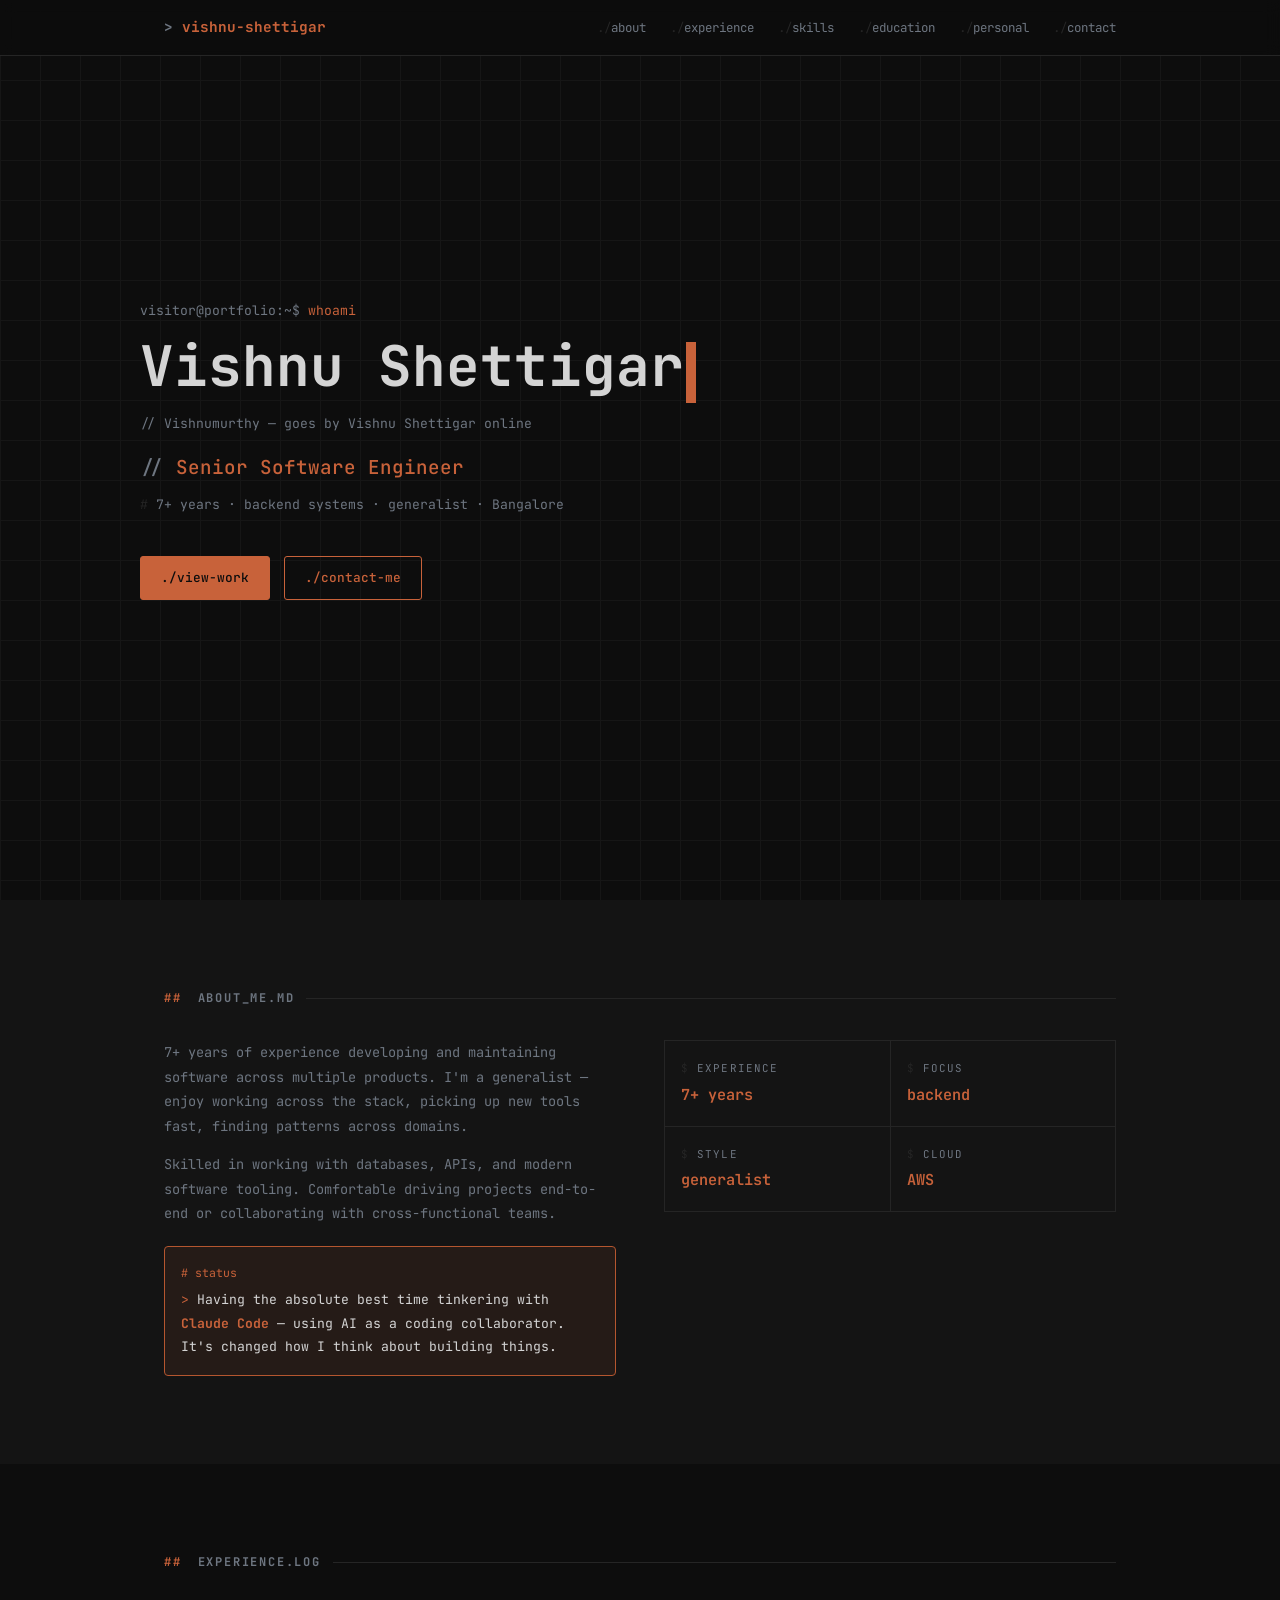
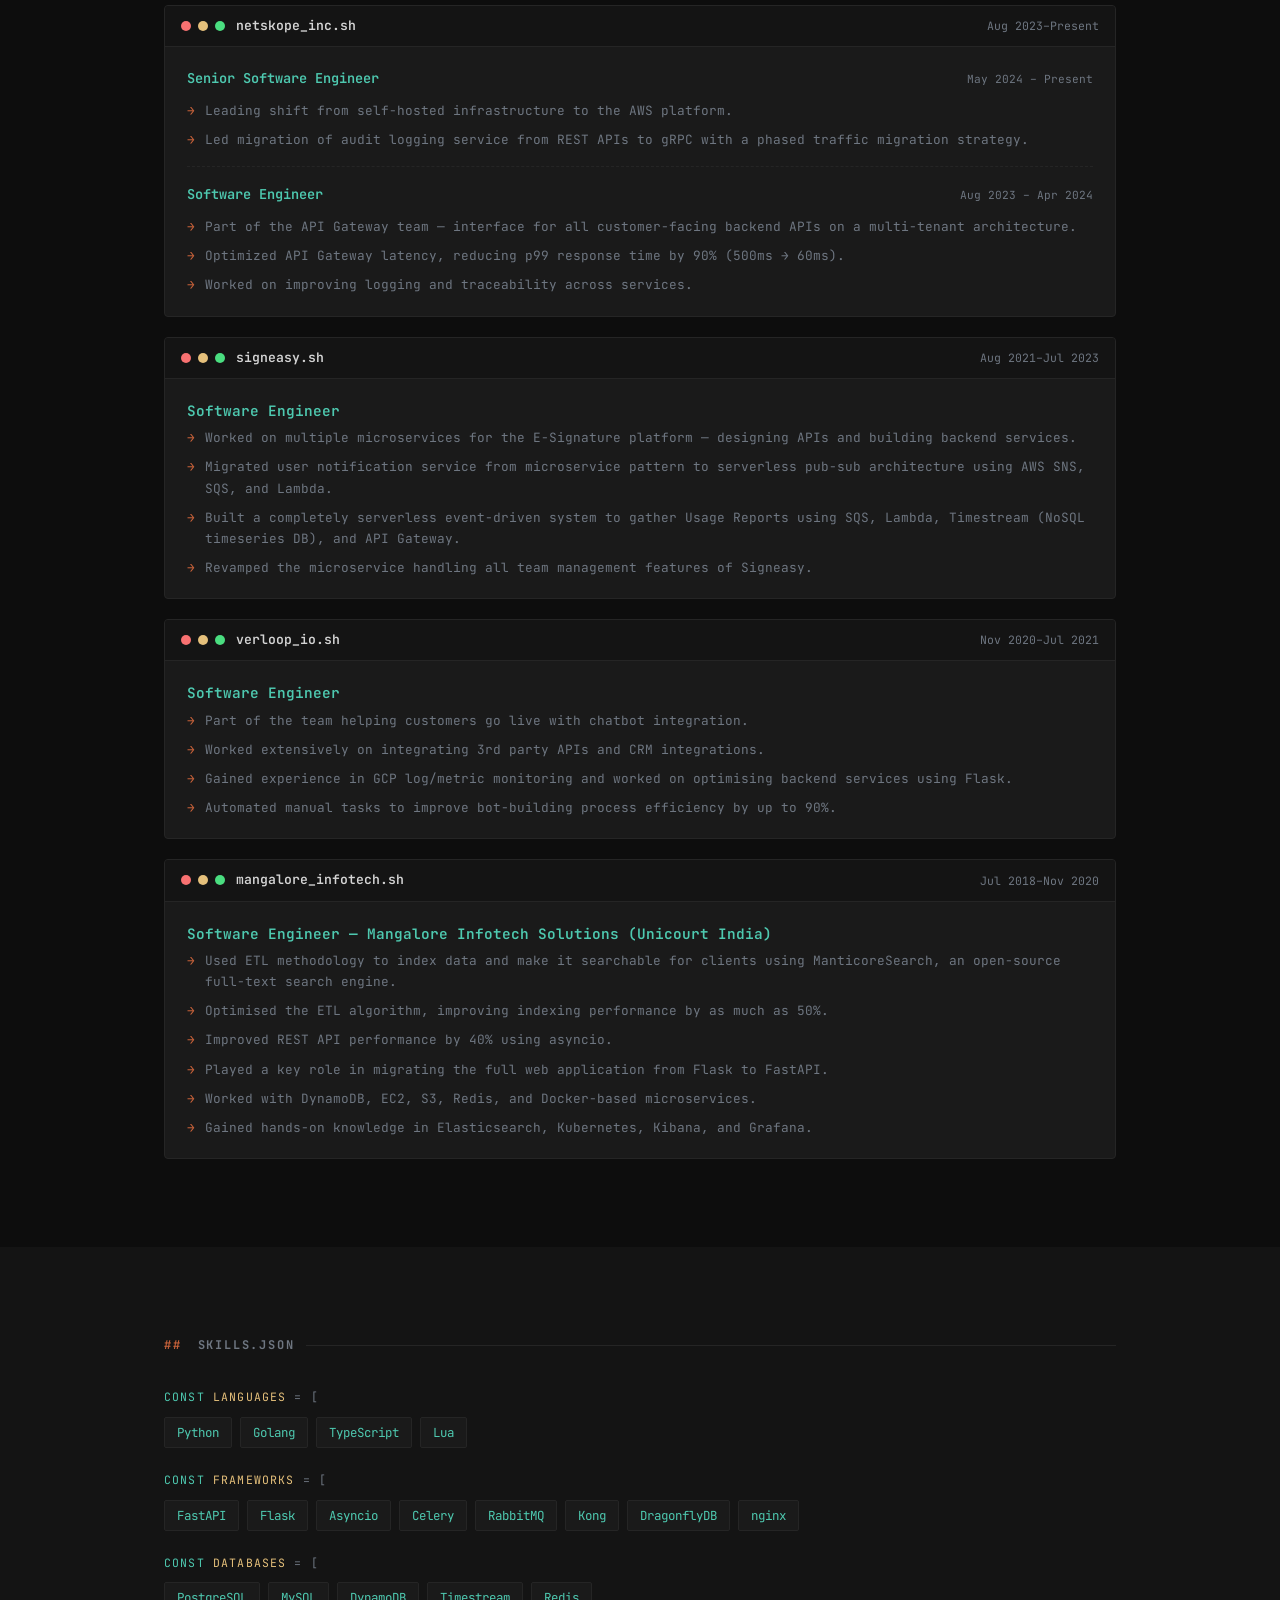
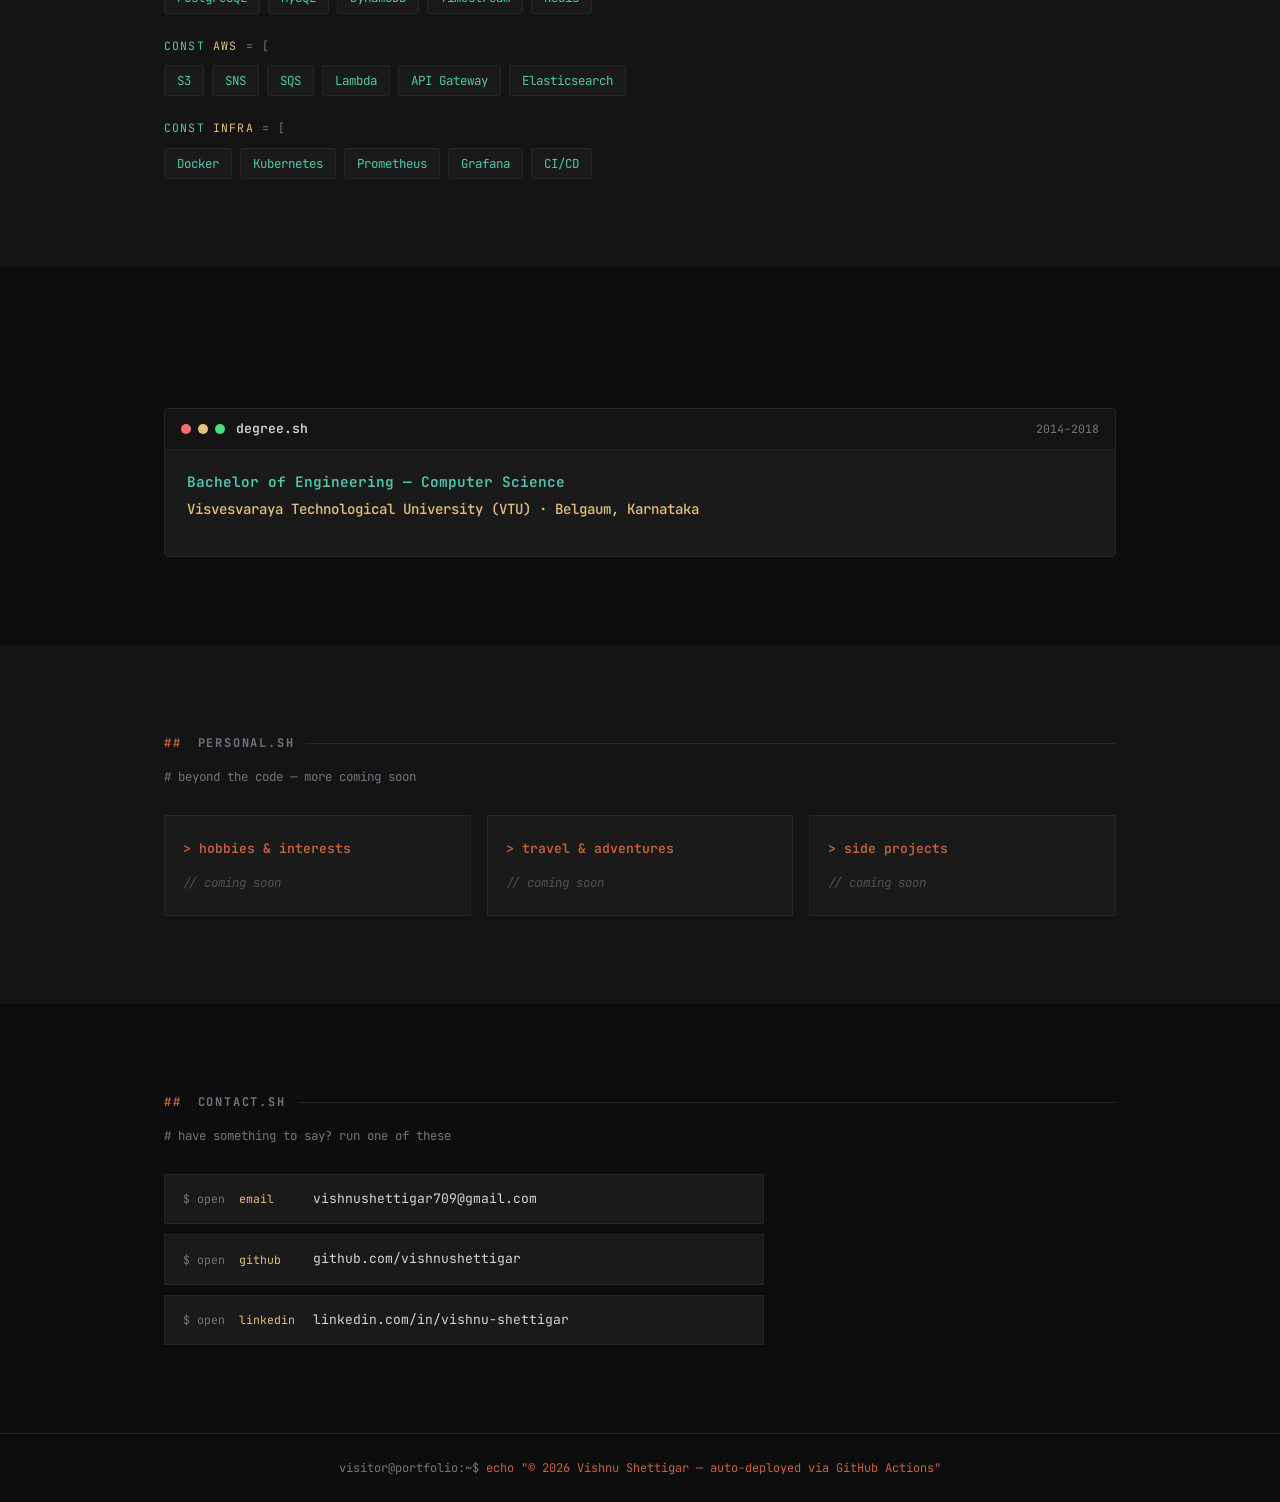
<file: index.html>
<!DOCTYPE html>
<html lang="en">
<head>
  <meta charset="UTF-8" />
  <meta name="viewport" content="width=device-width, initial-scale=1.0" />
  <title>Vishnu Shettigar — Senior Software Engineer</title>
  <meta name="description" content="Senior Software Engineer with 7+ years building scalable backend systems. Python, Golang, TypeScript. Currently at Netskope." />
  <link rel="icon" type="image/svg+xml" href="favicon.svg" />
  <link rel="preconnect" href="https://fonts.googleapis.com" />
  <link rel="preconnect" href="https://fonts.gstatic.com" crossorigin />
  <link href="https://fonts.googleapis.com/css2?family=JetBrains+Mono:wght@300;400;500;600;700&display=swap" rel="stylesheet" />
  <link rel="stylesheet" href="style.css" />
</head>
<body>

  <!-- NAVBAR -->
  <nav id="navbar">
    <div class="nav-inner">
      <a href="#hero" class="nav-logo">vishnu-shettigar</a>
      <button class="nav-toggle" id="navToggle" aria-label="Toggle navigation">
        <span></span><span></span><span></span>
      </button>
      <ul class="nav-links" id="navLinks">
        <li><a href="#about">about</a></li>
        <li><a href="#experience">experience</a></li>
        <li><a href="#skills">skills</a></li>
        <li><a href="#education">education</a></li>
        <li><a href="#personal">personal</a></li>
        <li><a href="#contact">contact</a></li>
      </ul>
    </div>
  </nav>

  <!-- HERO -->
  <section id="hero">
    <div class="hero-grid-bg"></div>
    <div class="hero-inner">
      <p class="hero-prompt">visitor@portfolio:~$ <span>whoami</span></p>
      <h1 class="hero-name">
        Vishnu Shettigar<span class="cursor"></span>
      </h1>
      <p class="hero-name-orig">// Vishnumurthy — goes by Vishnu Shettigar online</p>
      <p class="hero-role">Senior Software Engineer</p>
      <p class="hero-tagline">7+ years · backend systems · generalist · Bangalore</p>
      <div class="hero-btns">
        <a href="#experience" class="btn btn-primary">./view-work</a>
        <a href="#contact" class="btn btn-secondary">./contact-me</a>
      </div>
    </div>
  </section>

  <!-- ABOUT -->
  <section id="about" class="section section-alt">
    <div class="container">
      <h2 class="section-title">about_me.md</h2>
      <div class="about-grid">
        <div class="about-text">
          <p>7+ years of experience developing and maintaining software across multiple products. I'm a generalist — enjoy working across the stack, picking up new tools fast, finding patterns across domains.</p>
          <p>Skilled in working with databases, APIs, and modern software tooling. Comfortable driving projects end-to-end or collaborating with cross-functional teams.</p>
          <div class="currently-card">
            <span class="currently-label"># status</span>
            <p>Having the absolute best time tinkering with <strong>Claude Code</strong> — using AI as a coding collaborator. It's changed how I think about building things.</p>
          </div>
        </div>
        <div class="about-highlights">
          <div class="highlight-card">
            <span class="hl-key">experience</span>
            <span class="hl-val">7+ years</span>
          </div>
          <div class="highlight-card">
            <span class="hl-key">focus</span>
            <span class="hl-val">backend</span>
          </div>
          <div class="highlight-card">
            <span class="hl-key">style</span>
            <span class="hl-val">generalist</span>
          </div>
          <div class="highlight-card">
            <span class="hl-key">cloud</span>
            <span class="hl-val">AWS</span>
          </div>
        </div>
      </div>
    </div>
  </section>

  <!-- EXPERIENCE -->
  <section id="experience" class="section">
    <div class="container">
      <h2 class="section-title">experience.log</h2>
      <div class="timeline">

        <div class="tcard">
          <div class="tcard-header">
            <div class="tcard-dot red"></div>
            <div class="tcard-dot amber"></div>
            <div class="tcard-dot green"></div>
            <span class="tcard-company-name">netskope_inc.sh</span>
            <span class="tcard-period">Aug 2023&ndash;Present</span>
          </div>
          <div class="tcard-body">
            <div class="tsubrole">
              <div class="tsubrole-header">
                <span class="tsubrole-title">Senior Software Engineer</span>
                <span class="tsubrole-period">May 2024 – Present</span>
              </div>
              <ul class="tcard-bullets">
                <li>Leading shift from self-hosted infrastructure to the AWS platform.</li>
                <li>Led migration of audit logging service from REST APIs to gRPC with a phased traffic migration strategy.</li>
              </ul>
            </div>
            <div class="tsubrole">
              <div class="tsubrole-header">
                <span class="tsubrole-title">Software Engineer</span>
                <span class="tsubrole-period">Aug 2023 – Apr 2024</span>
              </div>
              <ul class="tcard-bullets">
                <li>Part of the API Gateway team — interface for all customer-facing backend APIs on a multi-tenant architecture.</li>
                <li>Optimized API Gateway latency, reducing p99 response time by 90% (500ms → 60ms).</li>
                <li>Worked on improving logging and traceability across services.</li>
              </ul>
            </div>
          </div>
        </div>

        <div class="tcard">
          <div class="tcard-header">
            <div class="tcard-dot red"></div>
            <div class="tcard-dot amber"></div>
            <div class="tcard-dot green"></div>
            <span class="tcard-company-name">signeasy.sh</span>
            <span class="tcard-period">Aug 2021&ndash;Jul 2023</span>
          </div>
          <div class="tcard-body">
            <p class="tcard-role">Software Engineer</p>
            <ul class="tcard-bullets">
              <li>Worked on multiple microservices for the E-Signature platform — designing APIs and building backend services.</li>
              <li>Migrated user notification service from microservice pattern to serverless pub-sub architecture using AWS SNS, SQS, and Lambda.</li>
              <li>Built a completely serverless event-driven system to gather Usage Reports using SQS, Lambda, Timestream (NoSQL timeseries DB), and API Gateway.</li>
              <li>Revamped the microservice handling all team management features of Signeasy.</li>
            </ul>
          </div>
        </div>

        <div class="tcard">
          <div class="tcard-header">
            <div class="tcard-dot red"></div>
            <div class="tcard-dot amber"></div>
            <div class="tcard-dot green"></div>
            <span class="tcard-company-name">verloop_io.sh</span>
            <span class="tcard-period">Nov 2020&ndash;Jul 2021</span>
          </div>
          <div class="tcard-body">
            <p class="tcard-role">Software Engineer</p>
            <ul class="tcard-bullets">
              <li>Part of the team helping customers go live with chatbot integration.</li>
              <li>Worked extensively on integrating 3rd party APIs and CRM integrations.</li>
              <li>Gained experience in GCP log/metric monitoring and worked on optimising backend services using Flask.</li>
              <li>Automated manual tasks to improve bot-building process efficiency by up to 90%.</li>
            </ul>
          </div>
        </div>

        <div class="tcard">
          <div class="tcard-header">
            <div class="tcard-dot red"></div>
            <div class="tcard-dot amber"></div>
            <div class="tcard-dot green"></div>
            <span class="tcard-company-name">mangalore_infotech.sh</span>
            <span class="tcard-period">Jul 2018&ndash;Nov 2020</span>
          </div>
          <div class="tcard-body">
            <p class="tcard-role">Software Engineer &mdash; Mangalore Infotech Solutions (Unicourt India)</p>
            <ul class="tcard-bullets">
              <li>Used ETL methodology to index data and make it searchable for clients using ManticoreSearch, an open-source full-text search engine.</li>
              <li>Optimised the ETL algorithm, improving indexing performance by as much as 50%.</li>
              <li>Improved REST API performance by 40% using asyncio.</li>
              <li>Played a key role in migrating the full web application from Flask to FastAPI.</li>
              <li>Worked with DynamoDB, EC2, S3, Redis, and Docker-based microservices.</li>
              <li>Gained hands-on knowledge in Elasticsearch, Kubernetes, Kibana, and Grafana.</li>
            </ul>
          </div>
        </div>

      </div>
    </div>
  </section>

  <!-- SKILLS -->
  <section id="skills" class="section section-alt">
    <div class="container">
      <h2 class="section-title">skills.json</h2>
      <div class="skills-grid">
        <div class="skill-group">
          <p class="skill-label">languages</p>
          <div class="badge-list">
            <span class="badge">Python</span><span class="badge">Golang</span>
            <span class="badge">TypeScript</span><span class="badge">Lua</span>
          </div>
        </div>
        <div class="skill-group">
          <p class="skill-label">frameworks</p>
          <div class="badge-list">
            <span class="badge">FastAPI</span><span class="badge">Flask</span>
            <span class="badge">Asyncio</span><span class="badge">Celery</span>
            <span class="badge">RabbitMQ</span><span class="badge">Kong</span>
            <span class="badge">DragonflyDB</span><span class="badge">nginx</span>
          </div>
        </div>
        <div class="skill-group">
          <p class="skill-label">databases</p>
          <div class="badge-list">
            <span class="badge">PostgreSQL</span><span class="badge">MySQL</span>
            <span class="badge">DynamoDB</span><span class="badge">Timestream</span>
            <span class="badge">Redis</span>
          </div>
        </div>
        <div class="skill-group">
          <p class="skill-label">aws</p>
          <div class="badge-list">
            <span class="badge">S3</span><span class="badge">SNS</span>
            <span class="badge">SQS</span><span class="badge">Lambda</span>
            <span class="badge">API Gateway</span><span class="badge">Elasticsearch</span>
          </div>
        </div>
        <div class="skill-group">
          <p class="skill-label">infra</p>
          <div class="badge-list">
            <span class="badge">Docker</span><span class="badge">Kubernetes</span>
            <span class="badge">Prometheus</span><span class="badge">Grafana</span>
            <span class="badge">CI/CD</span>
          </div>
        </div>
      </div>
    </div>
  </section>

  <!-- EDUCATION -->
  <section id="education" class="section">
    <div class="container">
      <h2 class="section-title">education.txt</h2>
      <div class="tcard">
        <div class="tcard-header">
          <div class="tcard-dot red"></div>
          <div class="tcard-dot amber"></div>
          <div class="tcard-dot green"></div>
          <span class="tcard-company-name">degree.sh</span>
          <span class="tcard-period">2014&ndash;2018</span>
        </div>
        <div class="tcard-body">
          <p class="tcard-role">Bachelor of Engineering &mdash; Computer Science</p>
          <p class="tcard-company">Visvesvaraya Technological University (VTU) &middot; Belgaum, Karnataka</p>
        </div>
      </div>
    </div>
  </section>

  <!-- PERSONAL -->
  <section id="personal" class="section section-alt">
    <div class="container">
      <h2 class="section-title">personal.sh</h2>
      <p class="section-comment"># beyond the code — more coming soon</p>
      <div class="personal-grid">
        <div class="personal-card">
          <p class="personal-card-title">> hobbies &amp; interests</p>
          <p class="personal-card-body coming-soon">// coming soon</p>
        </div>
        <div class="personal-card">
          <p class="personal-card-title">> travel &amp; adventures</p>
          <p class="personal-card-body coming-soon">// coming soon</p>
        </div>
        <div class="personal-card">
          <p class="personal-card-title">> side projects</p>
          <p class="personal-card-body coming-soon">// coming soon</p>
        </div>
      </div>
    </div>
  </section>

  <!-- CONTACT -->
  <section id="contact" class="section">
    <div class="container">
      <h2 class="section-title">contact.sh</h2>
      <p class="section-comment"># have something to say? run one of these</p>
      <div class="contact-list">
        <a href="mailto:vishnushettigar709@gmail.com" class="contact-item">
          <span class="contact-cmd">$ open</span>
          <span class="contact-label">email</span>
          <span class="contact-val">vishnushettigar709@gmail.com</span>
        </a>
        <a href="https://github.com/vishnushettigar" target="_blank" rel="noopener noreferrer" class="contact-item">
          <span class="contact-cmd">$ open</span>
          <span class="contact-label">github</span>
          <span class="contact-val">github.com/vishnushettigar</span>
        </a>
        <a href="https://www.linkedin.com/in/vishnu-shettigar-16045155/" target="_blank" rel="noopener noreferrer" class="contact-item">
          <span class="contact-cmd">$ open</span>
          <span class="contact-label">linkedin</span>
          <span class="contact-val">linkedin.com/in/vishnu-shettigar</span>
        </a>
      </div>
    </div>
  </section>

  <!-- FOOTER -->
  <footer>
    <div class="container">
      <p>visitor@portfolio:~$ <span>echo "&copy; 2026 Vishnu Shettigar — auto-deployed via GitHub Actions"</span></p>
    </div>
  </footer>

  <script src="script.js"></script>
</body>
</html>
</file>
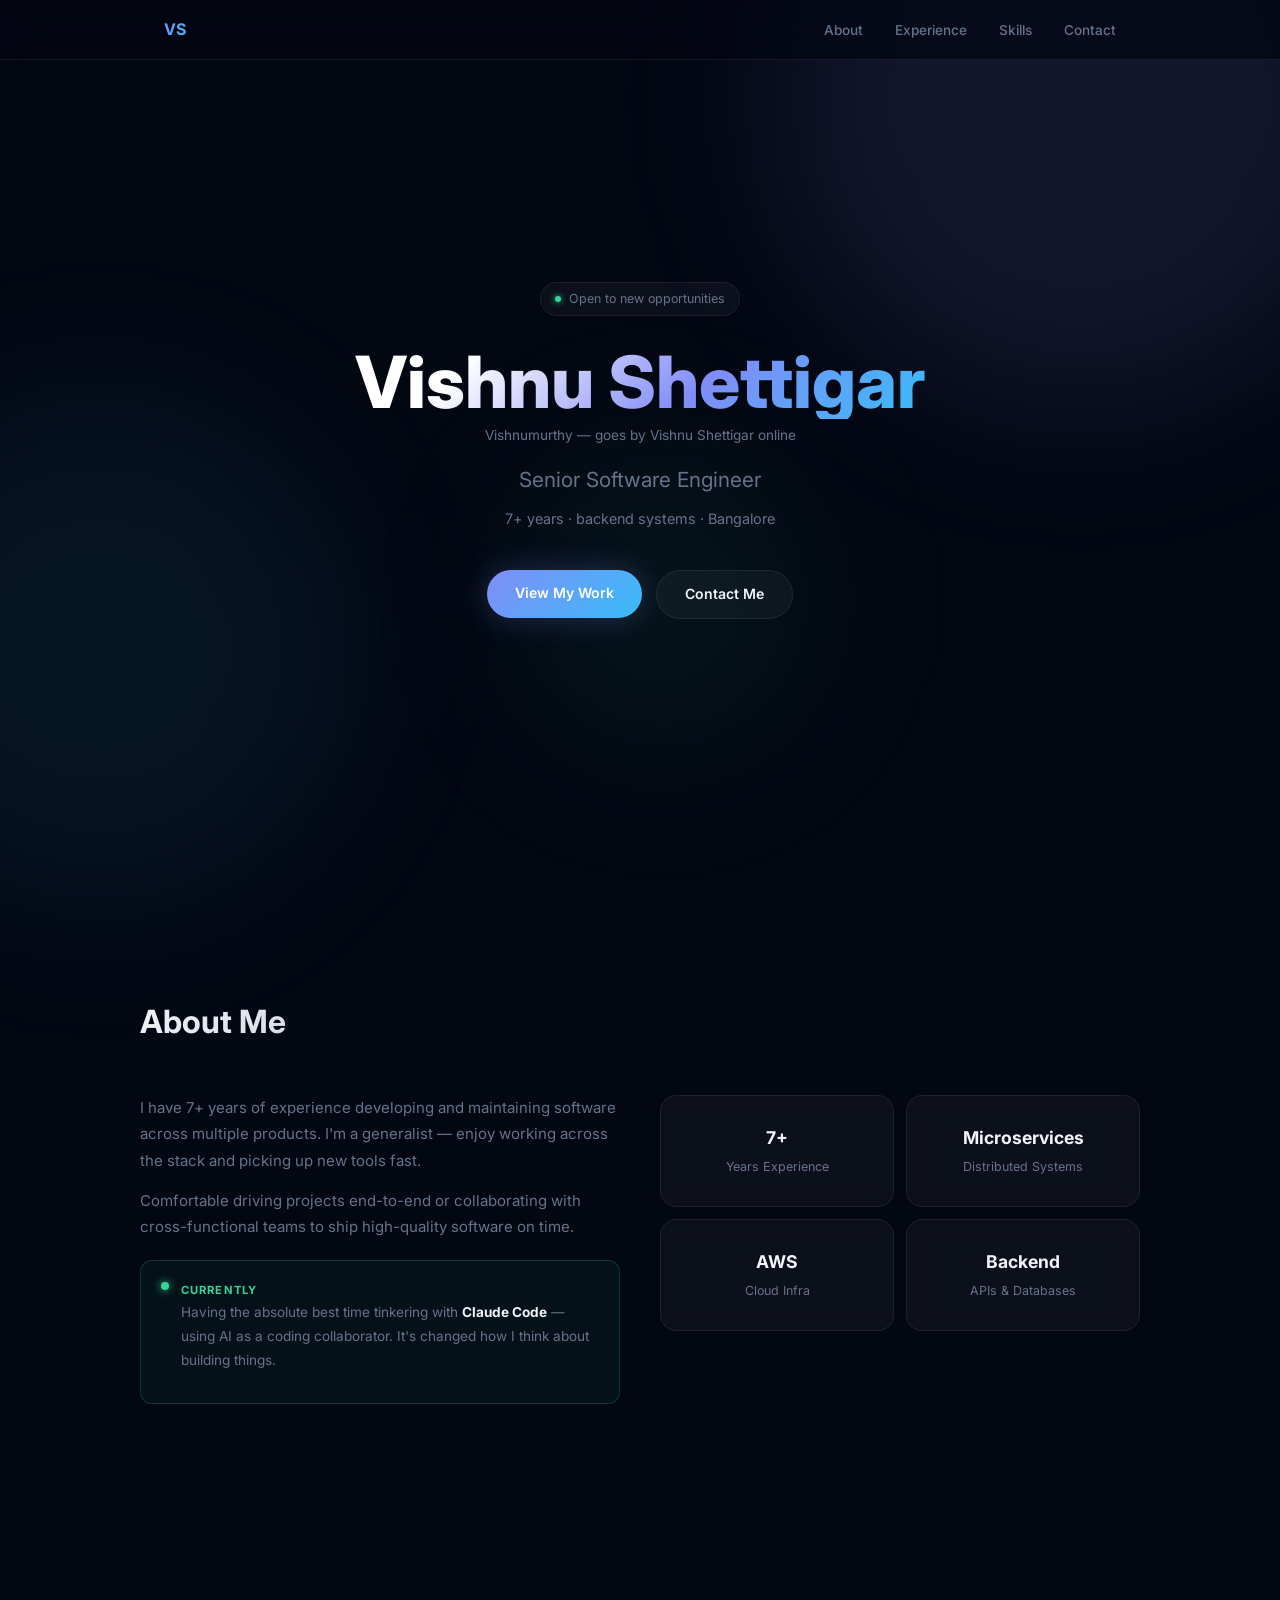
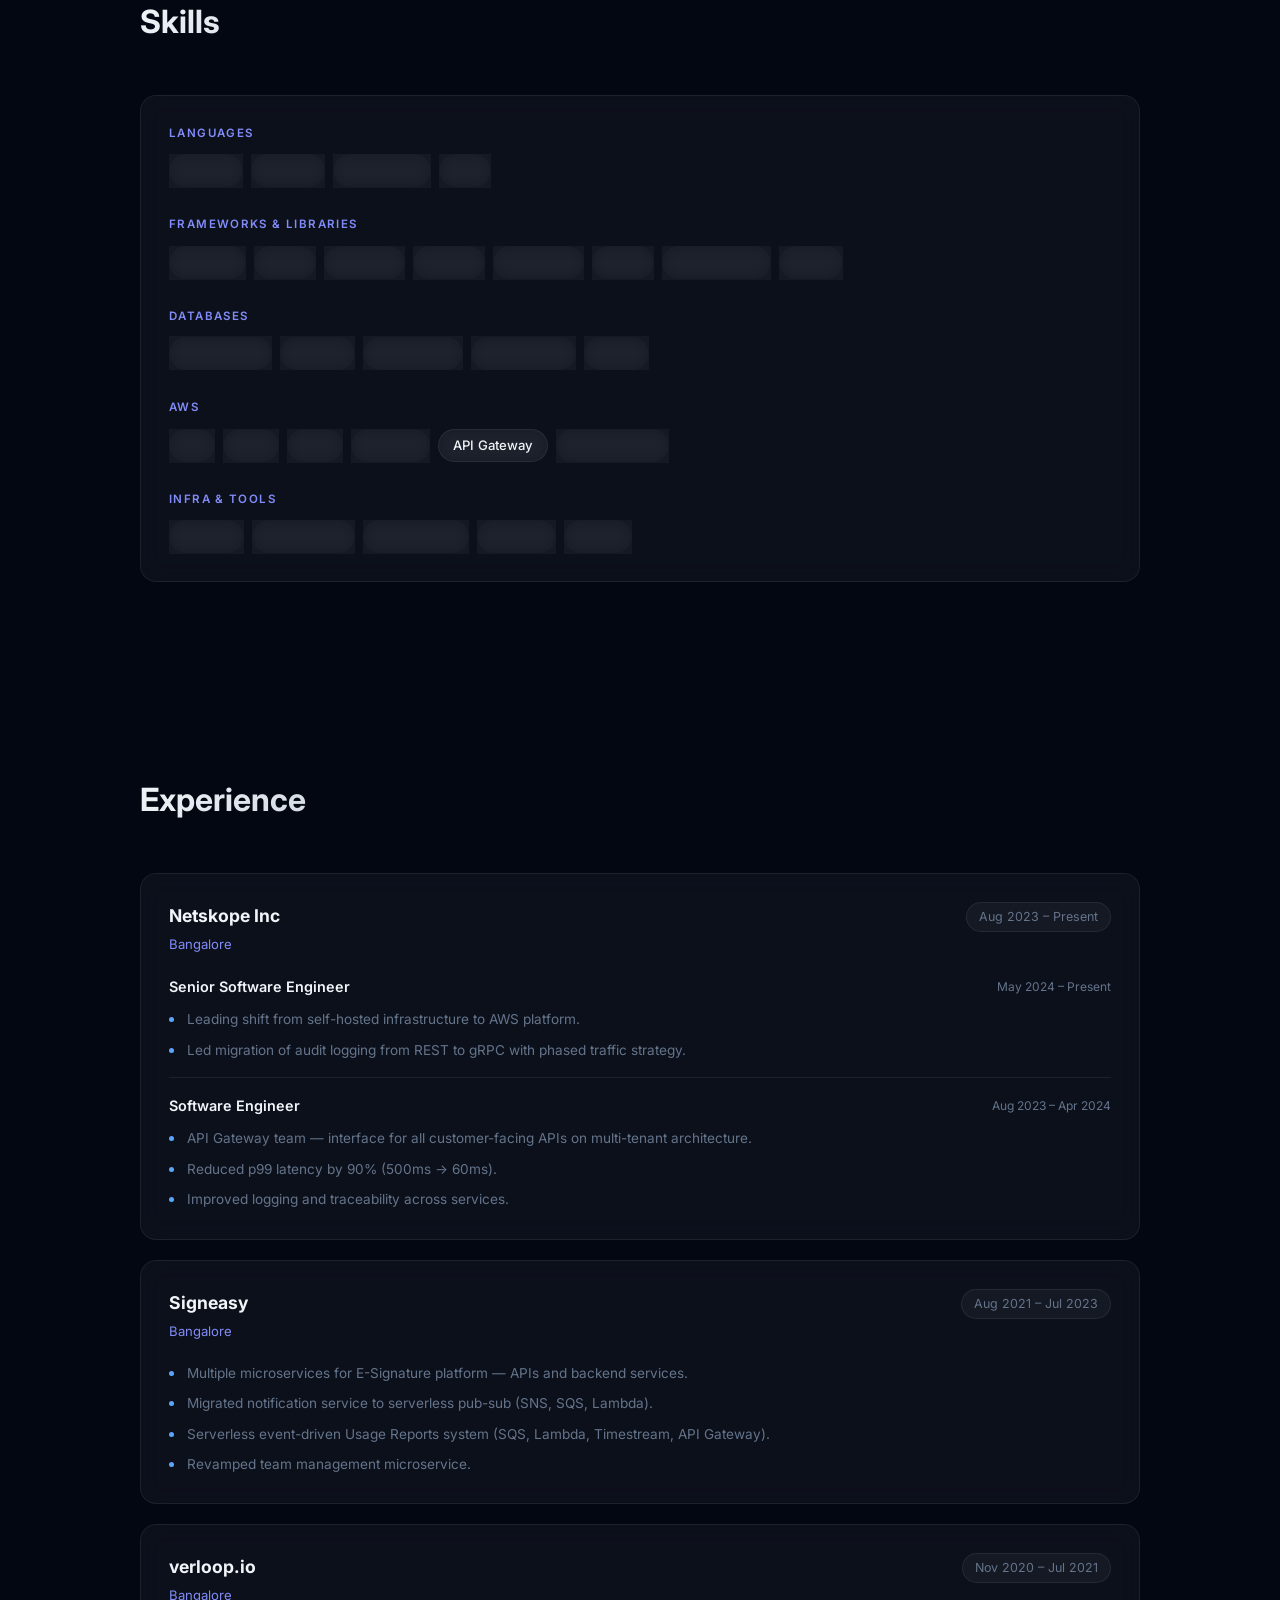
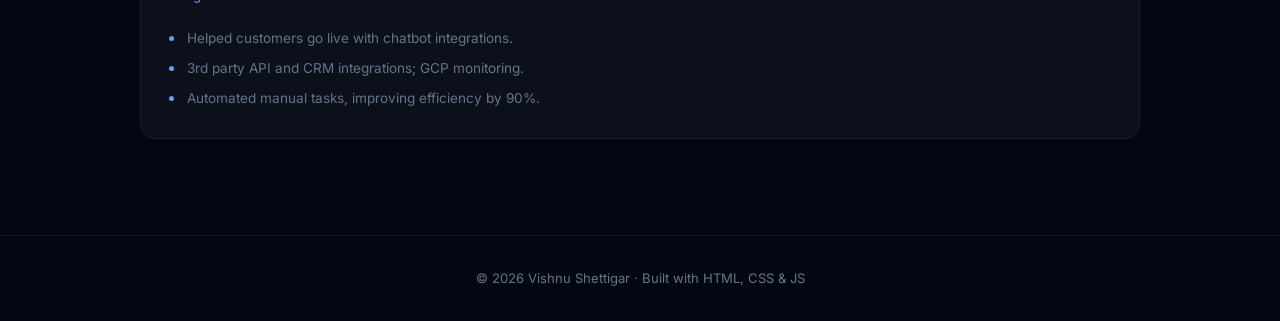
<file: previews/glass.html>
<!DOCTYPE html>
<html lang="en">
<head>
  <meta charset="UTF-8" />
  <meta name="viewport" content="width=device-width, initial-scale=1.0" />
  <title>Vishnu Shettigar — Glass Style</title>
  <link href="https://fonts.googleapis.com/css2?family=Inter:wght@300;400;500;600;700;800&display=swap" rel="stylesheet" />
  <style>
    *, *::before, *::after { box-sizing: border-box; margin: 0; padding: 0; }

    :root {
      --bg:      #030712;
      --text:    #f1f5f9;
      --muted:   #64748b;
      --border:  rgba(255,255,255,0.07);
      --glass:   rgba(255,255,255,0.04);
      --glass-h: rgba(255,255,255,0.08);
      --a1:      #818cf8;
      --a2:      #38bdf8;
      --a3:      #34d399;
    }

    html { scroll-behavior: smooth; }
    body {
      background: var(--bg);
      color: var(--text);
      font-family: 'Inter', sans-serif;
      font-size: 15px;
      line-height: 1.6;
      overflow-x: hidden;
    }
    a { color: inherit; text-decoration: none; }
    ul { list-style: none; }

    /* ── Orbs ── */
    .orb {
      position: fixed;
      border-radius: 50%;
      filter: blur(80px);
      pointer-events: none;
      z-index: 0;
    }
    .orb-1 { width: 600px; height: 600px; background: rgba(129,140,248,0.12); top: -200px; right: -100px; }
    .orb-2 { width: 500px; height: 500px; background: rgba(56,189,248,0.08); bottom: 0; left: -150px; }
    .orb-3 { width: 300px; height: 300px; background: rgba(52,211,153,0.07); top: 50%; left: 40%; }

    /* ── Navbar ── */
    nav {
      position: fixed; top: 0; left: 0; right: 0; z-index: 100;
      height: 60px;
      backdrop-filter: blur(20px);
      -webkit-backdrop-filter: blur(20px);
      background: rgba(3,7,18,0.7);
      border-bottom: 1px solid var(--border);
    }
    .nav-inner {
      max-width: 1000px; margin: 0 auto; padding: 0 24px;
      height: 100%; display: flex; align-items: center; justify-content: space-between;
    }
    .nav-logo {
      font-size: 1rem; font-weight: 700;
      background: linear-gradient(135deg, var(--a1), var(--a2));
      -webkit-background-clip: text; -webkit-text-fill-color: transparent;
      background-clip: text;
    }
    .nav-links { display: flex; gap: 32px; }
    .nav-links a { font-size: 0.85rem; color: var(--muted); font-weight: 500; transition: color 0.2s; }
    .nav-links a:hover { color: var(--text); }

    /* ── Hero ── */
    #hero {
      position: relative; z-index: 1;
      min-height: 100vh;
      display: flex; align-items: center; justify-content: center;
      padding: 0 24px; text-align: center;
    }
    .hero-inner { max-width: 700px; }
    .hero-badge {
      display: inline-flex; align-items: center; gap: 8px;
      background: var(--glass);
      border: 1px solid var(--border);
      backdrop-filter: blur(12px);
      padding: 6px 14px; border-radius: 100px;
      font-size: 0.78rem; color: var(--muted);
      margin-bottom: 28px;
    }
    .hero-badge-dot {
      width: 6px; height: 6px; border-radius: 50%;
      background: var(--a3);
      box-shadow: 0 0 6px var(--a3);
      animation: pulse 2s ease-in-out infinite;
    }
    @keyframes pulse { 0%,100%{opacity:1} 50%{opacity:0.4} }
    .hero-name {
      font-size: clamp(2.5rem, 7vw, 4.5rem);
      font-weight: 800;
      line-height: 1.05;
      margin-bottom: 6px;
      background: linear-gradient(135deg, #fff 20%, var(--a1) 60%, var(--a2));
      -webkit-background-clip: text; -webkit-text-fill-color: transparent;
      background-clip: text;
    }
    .hero-name-orig {
      font-size: 0.85rem; color: var(--muted); margin-bottom: 16px;
    }
    .hero-role {
      font-size: clamp(1rem, 2.5vw, 1.3rem);
      font-weight: 400; color: var(--muted);
      margin-bottom: 10px;
    }
    .hero-tagline { font-size: 0.9rem; color: var(--muted); margin-bottom: 40px; }
    .hero-btns { display: flex; gap: 14px; justify-content: center; flex-wrap: wrap; }
    .btn {
      padding: 12px 28px; border-radius: 100px;
      font-weight: 600; font-size: 0.88rem;
      transition: all 0.25s; display: inline-block;
    }
    .btn-primary {
      background: linear-gradient(135deg, var(--a1), var(--a2));
      color: #fff;
      box-shadow: 0 0 30px rgba(129,140,248,0.25);
    }
    .btn-primary:hover {
      box-shadow: 0 0 40px rgba(129,140,248,0.4);
      transform: translateY(-2px);
    }
    .btn-secondary {
      background: var(--glass);
      border: 1px solid var(--border);
      backdrop-filter: blur(12px);
      color: var(--text);
    }
    .btn-secondary:hover { background: var(--glass-h); transform: translateY(-2px); }

    /* ── Sections ── */
    .section { position: relative; z-index: 1; padding: 96px 24px; }
    .container { max-width: 1000px; margin: 0 auto; }
    .section-title {
      font-size: clamp(1.5rem, 3vw, 2rem);
      font-weight: 700; margin-bottom: 48px;
      background: linear-gradient(135deg, var(--text), var(--muted));
      -webkit-background-clip: text; -webkit-text-fill-color: transparent;
      background-clip: text;
    }

    /* ── Glass card ── */
    .gcard {
      background: var(--glass);
      border: 1px solid var(--border);
      border-radius: 16px;
      backdrop-filter: blur(12px);
      -webkit-backdrop-filter: blur(12px);
      padding: 28px;
      transition: background 0.25s, border-color 0.25s, transform 0.25s;
    }
    .gcard:hover {
      background: var(--glass-h);
      border-color: rgba(129,140,248,0.25);
      transform: translateY(-3px);
    }

    /* ── About ── */
    .about-grid { display: grid; grid-template-columns: 1fr 1fr; gap: 40px; align-items: start; }
    .about-text p { color: var(--muted); margin-bottom: 14px; line-height: 1.75; }
    .currently-card {
      margin-top: 20px;
      background: rgba(52,211,153,0.05);
      border: 1px solid rgba(52,211,153,0.2);
      border-radius: 12px; padding: 16px 20px;
      display: flex; gap: 12px; align-items: flex-start;
    }
    .cdot {
      width: 8px; height: 8px; border-radius: 50%;
      background: var(--a3); margin-top: 5px; flex-shrink: 0;
      box-shadow: 0 0 8px var(--a3);
      animation: pulse 2s ease-in-out infinite;
    }
    .clabel { font-size: 0.7rem; font-weight: 700; text-transform: uppercase; letter-spacing: 0.1em; color: var(--a3); margin-bottom: 4px; }
    .cbody { font-size: 0.85rem; color: var(--muted); }
    .cbody strong { color: var(--text); }
    .highlights { display: grid; grid-template-columns: 1fr 1fr; gap: 12px; }
    .hcard { text-align: center; }
    .hcard strong { display: block; font-size: 1.1rem; color: var(--text); margin-bottom: 2px; }
    .hcard span { font-size: 0.78rem; color: var(--muted); }

    /* ── Skills ── */
    .skills-wrap { display: flex; flex-direction: column; gap: 28px; }
    .skill-group-title {
      font-size: 0.72rem; font-weight: 600; text-transform: uppercase;
      letter-spacing: 0.12em; color: var(--a1); margin-bottom: 12px;
    }
    .badge-list { display: flex; flex-wrap: wrap; gap: 8px; }
    .badge {
      background: var(--glass);
      border: 1px solid var(--border);
      color: var(--text);
      padding: 5px 14px;
      border-radius: 100px;
      font-size: 0.82rem; font-weight: 500;
      transition: all 0.2s; backdrop-filter: blur(8px);
    }
    .badge:hover {
      border-color: var(--a1);
      color: var(--a1);
      background: rgba(129,140,248,0.08);
    }

    /* ── Timeline ── */
    .timeline { display: flex; flex-direction: column; gap: 20px; }
    .tc-header { display: flex; justify-content: space-between; align-items: flex-start; gap: 12px; margin-bottom: 20px; flex-wrap: wrap; }
    .tc-company { font-size: 1.1rem; font-weight: 700; color: var(--text); margin-bottom: 4px; }
    .tc-location { font-size: 0.82rem; color: var(--a1); }
    .tc-period {
      font-size: 0.78rem; color: var(--muted);
      background: var(--glass);
      border: 1px solid var(--border);
      padding: 4px 12px; border-radius: 100px;
    }
    .subrole + .subrole { border-top: 1px solid var(--border); padding-top: 16px; margin-top: 16px; }
    .sr-header { display: flex; justify-content: space-between; align-items: center; margin-bottom: 10px; flex-wrap: wrap; gap: 6px; }
    .sr-title { font-size: 0.9rem; font-weight: 600; color: var(--text); }
    .sr-period { font-size: 0.75rem; color: var(--muted); }
    .bullets { display: flex; flex-direction: column; gap: 8px; }
    .bullets li {
      font-size: 0.85rem; color: var(--muted); padding-left: 18px; position: relative; line-height: 1.65;
    }
    .bullets li::before {
      content: ''; position: absolute; left: 0; top: 9px;
      width: 5px; height: 5px; border-radius: 50%;
      background: linear-gradient(135deg, var(--a1), var(--a2));
    }

    /* ── Footer ── */
    footer {
      position: relative; z-index: 1;
      border-top: 1px solid var(--border);
      padding: 32px 24px; text-align: center;
      font-size: 0.82rem; color: var(--muted);
    }
  </style>
</head>
<body>

  <div class="orb orb-1"></div>
  <div class="orb orb-2"></div>
  <div class="orb orb-3"></div>

  <nav>
    <div class="nav-inner">
      <a href="#hero" class="nav-logo">VS</a>
      <ul class="nav-links">
        <li><a href="#about">About</a></li>
        <li><a href="#experience">Experience</a></li>
        <li><a href="#skills">Skills</a></li>
        <li><a href="#contact">Contact</a></li>
      </ul>
    </div>
  </nav>

  <section id="hero">
    <div class="hero-inner">
      <div class="hero-badge">
        <span class="hero-badge-dot"></span>
        Open to new opportunities
      </div>
      <h1 class="hero-name">Vishnu Shettigar</h1>
      <p class="hero-name-orig">Vishnumurthy — goes by Vishnu Shettigar online</p>
      <p class="hero-role">Senior Software Engineer</p>
      <p class="hero-tagline">7+ years · backend systems · Bangalore</p>
      <div class="hero-btns">
        <a href="#experience" class="btn btn-primary">View My Work</a>
        <a href="#contact" class="btn btn-secondary">Contact Me</a>
      </div>
    </div>
  </section>

  <section id="about" class="section">
    <div class="container">
      <h2 class="section-title">About Me</h2>
      <div class="about-grid">
        <div class="about-text">
          <p>I have 7+ years of experience developing and maintaining software across multiple products. I'm a generalist — enjoy working across the stack and picking up new tools fast.</p>
          <p>Comfortable driving projects end-to-end or collaborating with cross-functional teams to ship high-quality software on time.</p>
          <div class="currently-card">
            <span class="cdot"></span>
            <div>
              <span class="clabel">Currently</span>
              <p class="cbody">Having the absolute best time tinkering with <strong>Claude Code</strong> — using AI as a coding collaborator. It's changed how I think about building things.</p>
            </div>
          </div>
        </div>
        <div class="highlights">
          <div class="gcard hcard"><strong>7+</strong><span>Years Experience</span></div>
          <div class="gcard hcard"><strong>Micro&shy;services</strong><span>Distributed Systems</span></div>
          <div class="gcard hcard"><strong>AWS</strong><span>Cloud Infra</span></div>
          <div class="gcard hcard"><strong>Backend</strong><span>APIs & Databases</span></div>
        </div>
      </div>
    </div>
  </section>

  <section id="skills" class="section">
    <div class="container">
      <h2 class="section-title">Skills</h2>
      <div class="gcard skills-wrap">
        <div><p class="skill-group-title">Languages</p><div class="badge-list"><span class="badge">Python</span><span class="badge">Golang</span><span class="badge">TypeScript</span><span class="badge">Lua</span></div></div>
        <div><p class="skill-group-title">Frameworks & Libraries</p><div class="badge-list"><span class="badge">FastAPI</span><span class="badge">Flask</span><span class="badge">Asyncio</span><span class="badge">Celery</span><span class="badge">RabbitMQ</span><span class="badge">Kong</span><span class="badge">DragonflyDB</span><span class="badge">nginx</span></div></div>
        <div><p class="skill-group-title">Databases</p><div class="badge-list"><span class="badge">PostgreSQL</span><span class="badge">MySQL</span><span class="badge">DynamoDB</span><span class="badge">Timestream</span><span class="badge">Redis</span></div></div>
        <div><p class="skill-group-title">AWS</p><div class="badge-list"><span class="badge">S3</span><span class="badge">SNS</span><span class="badge">SQS</span><span class="badge">Lambda</span><span class="badge">API Gateway</span><span class="badge">Elasticsearch</span></div></div>
        <div><p class="skill-group-title">Infra & Tools</p><div class="badge-list"><span class="badge">Docker</span><span class="badge">Kubernetes</span><span class="badge">Prometheus</span><span class="badge">Grafana</span><span class="badge">CI/CD</span></div></div>
      </div>
    </div>
  </section>

  <section id="experience" class="section">
    <div class="container">
      <h2 class="section-title">Experience</h2>
      <div class="timeline">

        <div class="gcard">
          <div class="tc-header">
            <div><p class="tc-company">Netskope Inc</p><p class="tc-location">Bangalore</p></div>
            <span class="tc-period">Aug 2023 – Present</span>
          </div>
          <div class="subrole">
            <div class="sr-header"><span class="sr-title">Senior Software Engineer</span><span class="sr-period">May 2024 – Present</span></div>
            <ul class="bullets">
              <li>Leading shift from self-hosted infrastructure to AWS platform.</li>
              <li>Led migration of audit logging from REST to gRPC with phased traffic strategy.</li>
            </ul>
          </div>
          <div class="subrole">
            <div class="sr-header"><span class="sr-title">Software Engineer</span><span class="sr-period">Aug 2023 – Apr 2024</span></div>
            <ul class="bullets">
              <li>API Gateway team — interface for all customer-facing APIs on multi-tenant architecture.</li>
              <li>Reduced p99 latency by 90% (500ms → 60ms).</li>
              <li>Improved logging and traceability across services.</li>
            </ul>
          </div>
        </div>

        <div class="gcard">
          <div class="tc-header">
            <div><p class="tc-company">Signeasy</p><p class="tc-location">Bangalore</p></div>
            <span class="tc-period">Aug 2021 – Jul 2023</span>
          </div>
          <ul class="bullets">
            <li>Multiple microservices for E-Signature platform — APIs and backend services.</li>
            <li>Migrated notification service to serverless pub-sub (SNS, SQS, Lambda).</li>
            <li>Serverless event-driven Usage Reports system (SQS, Lambda, Timestream, API Gateway).</li>
            <li>Revamped team management microservice.</li>
          </ul>
        </div>

        <div class="gcard">
          <div class="tc-header">
            <div><p class="tc-company">verloop.io</p><p class="tc-location">Bangalore</p></div>
            <span class="tc-period">Nov 2020 – Jul 2021</span>
          </div>
          <ul class="bullets">
            <li>Helped customers go live with chatbot integrations.</li>
            <li>3rd party API and CRM integrations; GCP monitoring.</li>
            <li>Automated manual tasks, improving efficiency by 90%.</li>
          </ul>
        </div>

      </div>
    </div>
  </section>

  <footer>
    <p>© 2026 Vishnu Shettigar · Built with HTML, CSS & JS</p>
  </footer>

</body>
</html>
</file>
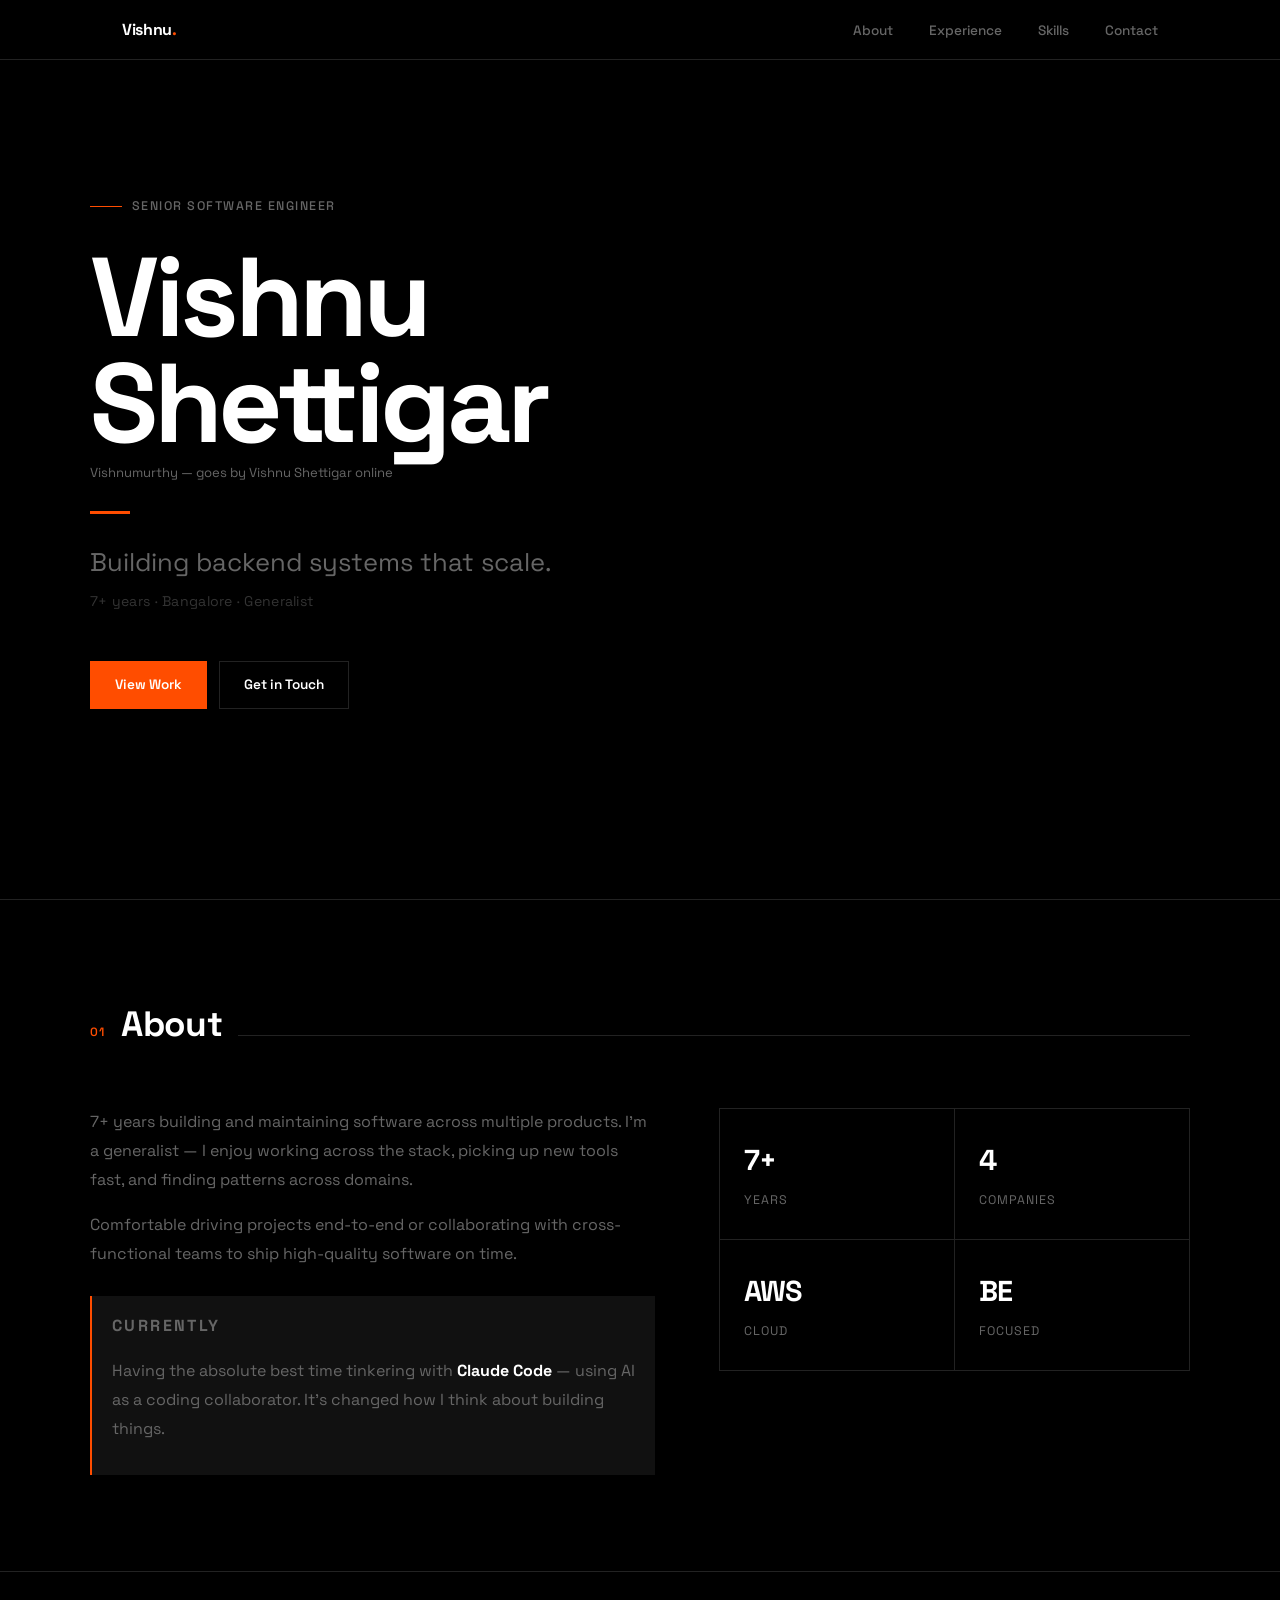
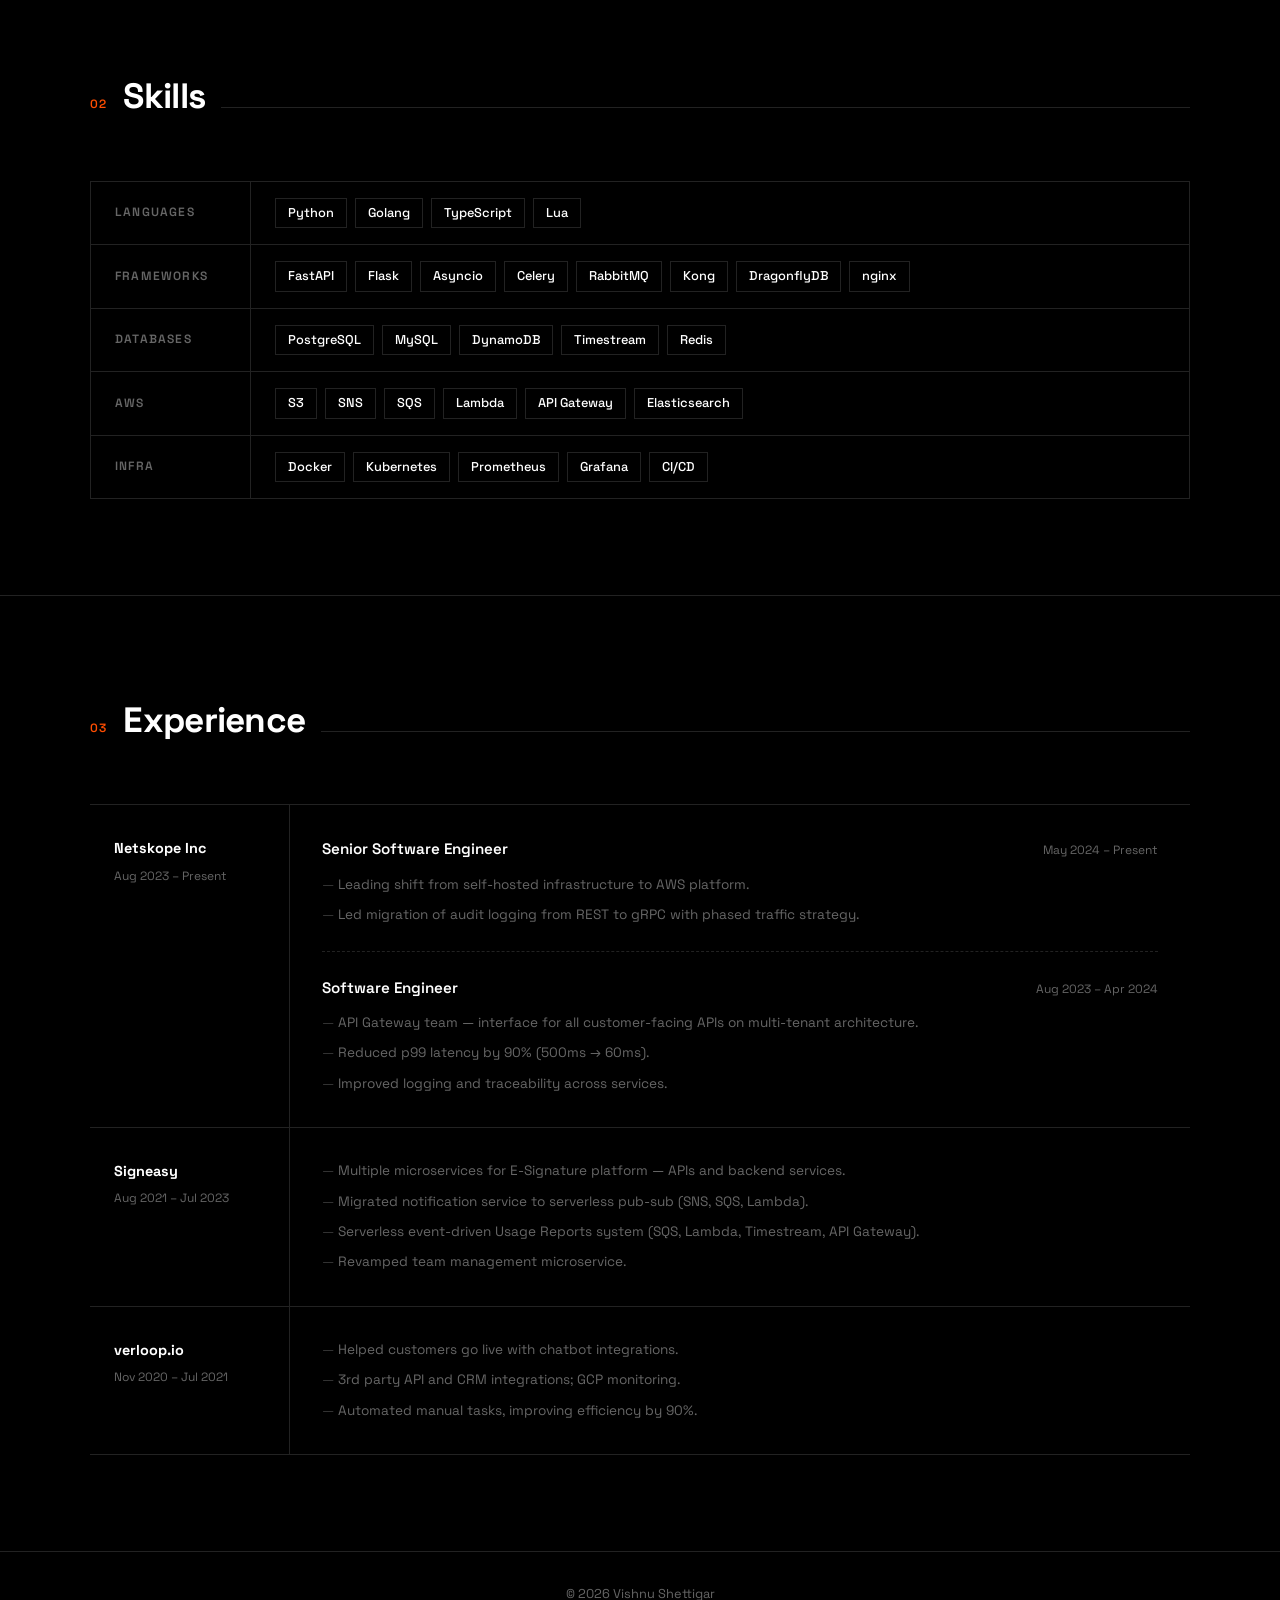
<file: previews/minimal.html>
<!DOCTYPE html>
<html lang="en">
<head>
  <meta charset="UTF-8" />
  <meta name="viewport" content="width=device-width, initial-scale=1.0" />
  <title>Vishnu Shettigar — Minimal Style</title>
  <link href="https://fonts.googleapis.com/css2?family=Space+Grotesk:wght@300;400;500;600;700&display=swap" rel="stylesheet" />
  <style>
    *, *::before, *::after { box-sizing: border-box; margin: 0; padding: 0; }

    :root {
      --bg:      #000;
      --bg-alt:  #0a0a0a;
      --surface: #111;
      --border:  #222;
      --text:    #fff;
      --muted:   #666;
      --subtle:  #333;
      --accent:  #ff4d00;
    }

    html { scroll-behavior: smooth; }
    body {
      background: var(--bg);
      color: var(--text);
      font-family: 'Space Grotesk', sans-serif;
      font-size: 15px;
      line-height: 1.6;
    }
    a { color: inherit; text-decoration: none; }
    ul { list-style: none; }

    /* ── Navbar ── */
    nav {
      position: fixed; top: 0; left: 0; right: 0; z-index: 100;
      height: 60px;
      background: rgba(0,0,0,0.9);
      backdrop-filter: blur(12px);
      border-bottom: 1px solid var(--border);
    }
    .nav-inner {
      max-width: 1100px; margin: 0 auto; padding: 0 32px;
      height: 100%; display: flex; align-items: center; justify-content: space-between;
    }
    .nav-logo { font-size: 1rem; font-weight: 700; color: var(--text); letter-spacing: -0.02em; }
    .nav-logo em { color: var(--accent); font-style: normal; }
    .nav-links { display: flex; gap: 36px; }
    .nav-links a { font-size: 0.85rem; color: var(--muted); font-weight: 500; transition: color 0.15s; }
    .nav-links a:hover { color: var(--text); }

    /* ── Hero ── */
    #hero {
      min-height: 100vh;
      display: flex; align-items: center;
      padding: 0 32px;
      border-bottom: 1px solid var(--border);
    }
    .hero-inner { max-width: 1100px; margin: 0 auto; width: 100%; }
    .hero-eyebrow {
      display: inline-flex; align-items: center; gap: 10px;
      font-size: 0.78rem; font-weight: 500;
      color: var(--muted); text-transform: uppercase; letter-spacing: 0.12em;
      margin-bottom: 28px;
    }
    .hero-eyebrow::before {
      content: ''; display: block;
      width: 32px; height: 1px; background: var(--accent);
    }
    .hero-name {
      font-size: clamp(3rem, 9vw, 7rem);
      font-weight: 700;
      line-height: 0.95;
      letter-spacing: -0.04em;
      margin-bottom: 4px;
    }
    .hero-name-orig {
      font-size: 0.82rem; color: var(--muted);
      margin-bottom: 28px; font-weight: 400;
    }
    .hero-divider {
      width: 40px; height: 3px;
      background: var(--accent); margin-bottom: 28px;
    }
    .hero-role {
      font-size: clamp(1.1rem, 2.5vw, 1.6rem);
      font-weight: 400; color: var(--muted);
      margin-bottom: 8px;
    }
    .hero-tagline { font-size: 0.88rem; color: var(--subtle); margin-bottom: 48px; letter-spacing: 0.02em; }
    .hero-btns { display: flex; gap: 12px; flex-wrap: wrap; }
    .btn {
      font-family: 'Space Grotesk', sans-serif;
      font-size: 0.85rem; font-weight: 600;
      padding: 12px 24px;
      transition: all 0.15s;
      display: inline-block;
    }
    .btn-primary {
      background: var(--accent); color: #fff;
      border: 1px solid var(--accent);
    }
    .btn-primary:hover { background: #e04400; border-color: #e04400; }
    .btn-secondary {
      background: transparent; color: var(--text);
      border: 1px solid var(--border);
    }
    .btn-secondary:hover { border-color: var(--text); }

    /* ── Sections ── */
    .section { padding: 96px 32px; border-bottom: 1px solid var(--border); }
    .container { max-width: 1100px; margin: 0 auto; }
    .section-header {
      display: flex; align-items: baseline; gap: 16px; margin-bottom: 56px;
    }
    .section-num { font-size: 0.75rem; color: var(--accent); font-weight: 600; letter-spacing: 0.1em; }
    .section-title { font-size: clamp(1.5rem, 3vw, 2.2rem); font-weight: 700; letter-spacing: -0.02em; }
    .section-line { flex: 1; height: 1px; background: var(--border); }

    /* ── About ── */
    .about-grid { display: grid; grid-template-columns: 1.2fr 1fr; gap: 64px; align-items: start; }
    .about-text p { color: var(--muted); margin-bottom: 16px; line-height: 1.8; font-size: 1rem; }
    .currently-card {
      margin-top: 28px;
      border-left: 2px solid var(--accent);
      padding: 16px 20px;
      background: var(--surface);
    }
    .clabel { font-size: 0.7rem; font-weight: 700; text-transform: uppercase; letter-spacing: 0.15em; color: var(--accent); margin-bottom: 6px; }
    .cbody { font-size: 0.88rem; color: var(--muted); line-height: 1.7; }
    .cbody strong { color: var(--text); }
    .stat-grid { display: grid; grid-template-columns: 1fr 1fr; gap: 1px; background: var(--border); border: 1px solid var(--border); }
    .stat {
      background: var(--bg);
      padding: 28px 24px;
      transition: background 0.15s;
    }
    .stat:hover { background: var(--surface); }
    .stat strong { display: block; font-size: 1.8rem; font-weight: 700; letter-spacing: -0.03em; margin-bottom: 4px; }
    .stat span { font-size: 0.78rem; color: var(--muted); text-transform: uppercase; letter-spacing: 0.08em; }

    /* ── Skills ── */
    .skills-table { display: flex; flex-direction: column; gap: 0; border: 1px solid var(--border); }
    .skill-row {
      display: grid; grid-template-columns: 160px 1fr;
      border-bottom: 1px solid var(--border);
      transition: background 0.15s;
    }
    .skill-row:last-child { border-bottom: none; }
    .skill-row:hover { background: var(--surface); }
    .skill-row-label {
      padding: 20px 24px;
      font-size: 0.75rem; font-weight: 600;
      text-transform: uppercase; letter-spacing: 0.1em;
      color: var(--muted);
      border-right: 1px solid var(--border);
      display: flex; align-items: center;
    }
    .skill-row-badges { padding: 16px 24px; display: flex; flex-wrap: wrap; gap: 8px; align-items: center; }
    .badge {
      border: 1px solid var(--border);
      color: var(--text);
      padding: 4px 12px;
      font-size: 0.8rem; font-weight: 500;
      transition: all 0.15s;
    }
    .badge:hover { border-color: var(--accent); color: var(--accent); }

    /* ── Timeline ── */
    .timeline { display: flex; flex-direction: column; gap: 0; }
    .tc {
      display: grid; grid-template-columns: 200px 1fr;
      border-bottom: 1px solid var(--border);
      transition: background 0.15s;
    }
    .tc:first-child { border-top: 1px solid var(--border); }
    .tc:hover { background: var(--surface); }
    .tc-meta {
      padding: 32px 24px;
      border-right: 1px solid var(--border);
      display: flex; flex-direction: column; gap: 4px;
    }
    .tc-company { font-size: 0.9rem; font-weight: 700; color: var(--text); margin-bottom: 2px; }
    .tc-period { font-size: 0.75rem; color: var(--muted); }
    .tc-body { padding: 32px 32px; }
    .subrole + .subrole { border-top: 1px dashed var(--border); padding-top: 24px; margin-top: 24px; }
    .sr-header { display: flex; justify-content: space-between; align-items: baseline; margin-bottom: 12px; gap: 12px; flex-wrap: wrap; }
    .sr-title { font-size: 0.95rem; font-weight: 600; color: var(--text); }
    .sr-period { font-size: 0.75rem; color: var(--muted); }
    .bullets { display: flex; flex-direction: column; gap: 8px; }
    .bullets li { font-size: 0.85rem; color: var(--muted); padding-left: 16px; position: relative; line-height: 1.65; }
    .bullets li::before { content: '—'; position: absolute; left: 0; color: var(--subtle); }

    /* ── Footer ── */
    footer {
      padding: 32px; text-align: center;
      font-size: 0.8rem; color: var(--muted);
    }
  </style>
</head>
<body>

  <nav>
    <div class="nav-inner">
      <a href="#hero" class="nav-logo">Vishnu<em>.</em></a>
      <ul class="nav-links">
        <li><a href="#about">About</a></li>
        <li><a href="#experience">Experience</a></li>
        <li><a href="#skills">Skills</a></li>
        <li><a href="#contact">Contact</a></li>
      </ul>
    </div>
  </nav>

  <section id="hero">
    <div class="hero-inner">
      <p class="hero-eyebrow">Senior Software Engineer</p>
      <h1 class="hero-name">Vishnu<br>Shettigar</h1>
      <p class="hero-name-orig">Vishnumurthy — goes by Vishnu Shettigar online</p>
      <div class="hero-divider"></div>
      <p class="hero-role">Building backend systems that scale.</p>
      <p class="hero-tagline">7+ years · Bangalore · Generalist</p>
      <div class="hero-btns">
        <a href="#experience" class="btn btn-primary">View Work</a>
        <a href="#contact" class="btn btn-secondary">Get in Touch</a>
      </div>
    </div>
  </section>

  <section id="about" class="section">
    <div class="container">
      <div class="section-header">
        <span class="section-num">01</span>
        <h2 class="section-title">About</h2>
        <div class="section-line"></div>
      </div>
      <div class="about-grid">
        <div class="about-text">
          <p>7+ years building and maintaining software across multiple products. I'm a generalist — I enjoy working across the stack, picking up new tools fast, and finding patterns across domains.</p>
          <p>Comfortable driving projects end-to-end or collaborating with cross-functional teams to ship high-quality software on time.</p>
          <div class="currently-card">
            <p class="clabel">Currently</p>
            <p class="cbody">Having the absolute best time tinkering with <strong>Claude Code</strong> — using AI as a coding collaborator. It's changed how I think about building things.</p>
          </div>
        </div>
        <div class="stat-grid">
          <div class="stat"><strong>7+</strong><span>Years</span></div>
          <div class="stat"><strong>4</strong><span>Companies</span></div>
          <div class="stat"><strong>AWS</strong><span>Cloud</span></div>
          <div class="stat"><strong>BE</strong><span>Focused</span></div>
        </div>
      </div>
    </div>
  </section>

  <section id="skills" class="section">
    <div class="container">
      <div class="section-header">
        <span class="section-num">02</span>
        <h2 class="section-title">Skills</h2>
        <div class="section-line"></div>
      </div>
      <div class="skills-table">
        <div class="skill-row"><span class="skill-row-label">Languages</span><div class="skill-row-badges"><span class="badge">Python</span><span class="badge">Golang</span><span class="badge">TypeScript</span><span class="badge">Lua</span></div></div>
        <div class="skill-row"><span class="skill-row-label">Frameworks</span><div class="skill-row-badges"><span class="badge">FastAPI</span><span class="badge">Flask</span><span class="badge">Asyncio</span><span class="badge">Celery</span><span class="badge">RabbitMQ</span><span class="badge">Kong</span><span class="badge">DragonflyDB</span><span class="badge">nginx</span></div></div>
        <div class="skill-row"><span class="skill-row-label">Databases</span><div class="skill-row-badges"><span class="badge">PostgreSQL</span><span class="badge">MySQL</span><span class="badge">DynamoDB</span><span class="badge">Timestream</span><span class="badge">Redis</span></div></div>
        <div class="skill-row"><span class="skill-row-label">AWS</span><div class="skill-row-badges"><span class="badge">S3</span><span class="badge">SNS</span><span class="badge">SQS</span><span class="badge">Lambda</span><span class="badge">API Gateway</span><span class="badge">Elasticsearch</span></div></div>
        <div class="skill-row"><span class="skill-row-label">Infra</span><div class="skill-row-badges"><span class="badge">Docker</span><span class="badge">Kubernetes</span><span class="badge">Prometheus</span><span class="badge">Grafana</span><span class="badge">CI/CD</span></div></div>
      </div>
    </div>
  </section>

  <section id="experience" class="section">
    <div class="container">
      <div class="section-header">
        <span class="section-num">03</span>
        <h2 class="section-title">Experience</h2>
        <div class="section-line"></div>
      </div>
      <div class="timeline">

        <div class="tc">
          <div class="tc-meta">
            <span class="tc-company">Netskope Inc</span>
            <span class="tc-period">Aug 2023 – Present</span>
          </div>
          <div class="tc-body">
            <div class="subrole">
              <div class="sr-header"><span class="sr-title">Senior Software Engineer</span><span class="sr-period">May 2024 – Present</span></div>
              <ul class="bullets">
                <li>Leading shift from self-hosted infrastructure to AWS platform.</li>
                <li>Led migration of audit logging from REST to gRPC with phased traffic strategy.</li>
              </ul>
            </div>
            <div class="subrole">
              <div class="sr-header"><span class="sr-title">Software Engineer</span><span class="sr-period">Aug 2023 – Apr 2024</span></div>
              <ul class="bullets">
                <li>API Gateway team — interface for all customer-facing APIs on multi-tenant architecture.</li>
                <li>Reduced p99 latency by 90% (500ms → 60ms).</li>
                <li>Improved logging and traceability across services.</li>
              </ul>
            </div>
          </div>
        </div>

        <div class="tc">
          <div class="tc-meta">
            <span class="tc-company">Signeasy</span>
            <span class="tc-period">Aug 2021 – Jul 2023</span>
          </div>
          <div class="tc-body">
            <ul class="bullets">
              <li>Multiple microservices for E-Signature platform — APIs and backend services.</li>
              <li>Migrated notification service to serverless pub-sub (SNS, SQS, Lambda).</li>
              <li>Serverless event-driven Usage Reports system (SQS, Lambda, Timestream, API Gateway).</li>
              <li>Revamped team management microservice.</li>
            </ul>
          </div>
        </div>

        <div class="tc">
          <div class="tc-meta">
            <span class="tc-company">verloop.io</span>
            <span class="tc-period">Nov 2020 – Jul 2021</span>
          </div>
          <div class="tc-body">
            <ul class="bullets">
              <li>Helped customers go live with chatbot integrations.</li>
              <li>3rd party API and CRM integrations; GCP monitoring.</li>
              <li>Automated manual tasks, improving efficiency by 90%.</li>
            </ul>
          </div>
        </div>

      </div>
    </div>
  </section>

  <footer>
    <p>© 2026 Vishnu Shettigar</p>
  </footer>

</body>
</html>
</file>
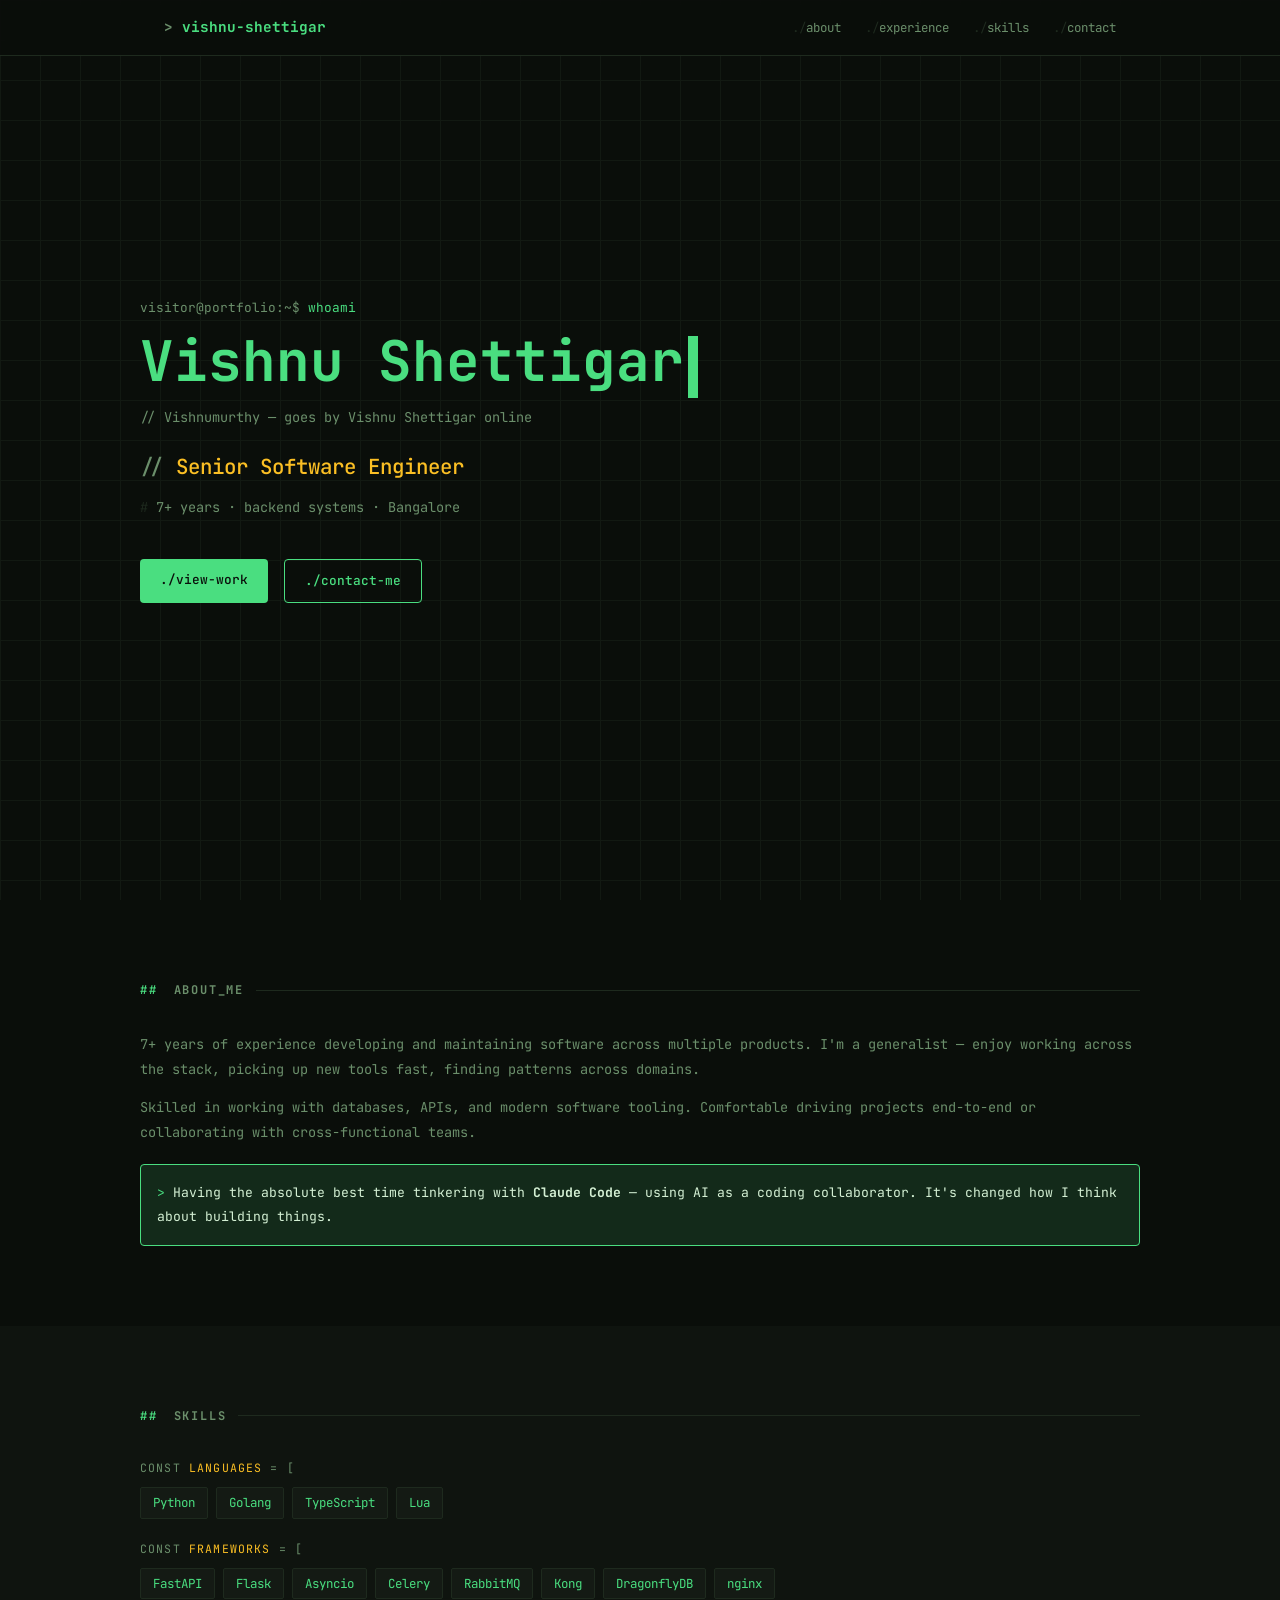
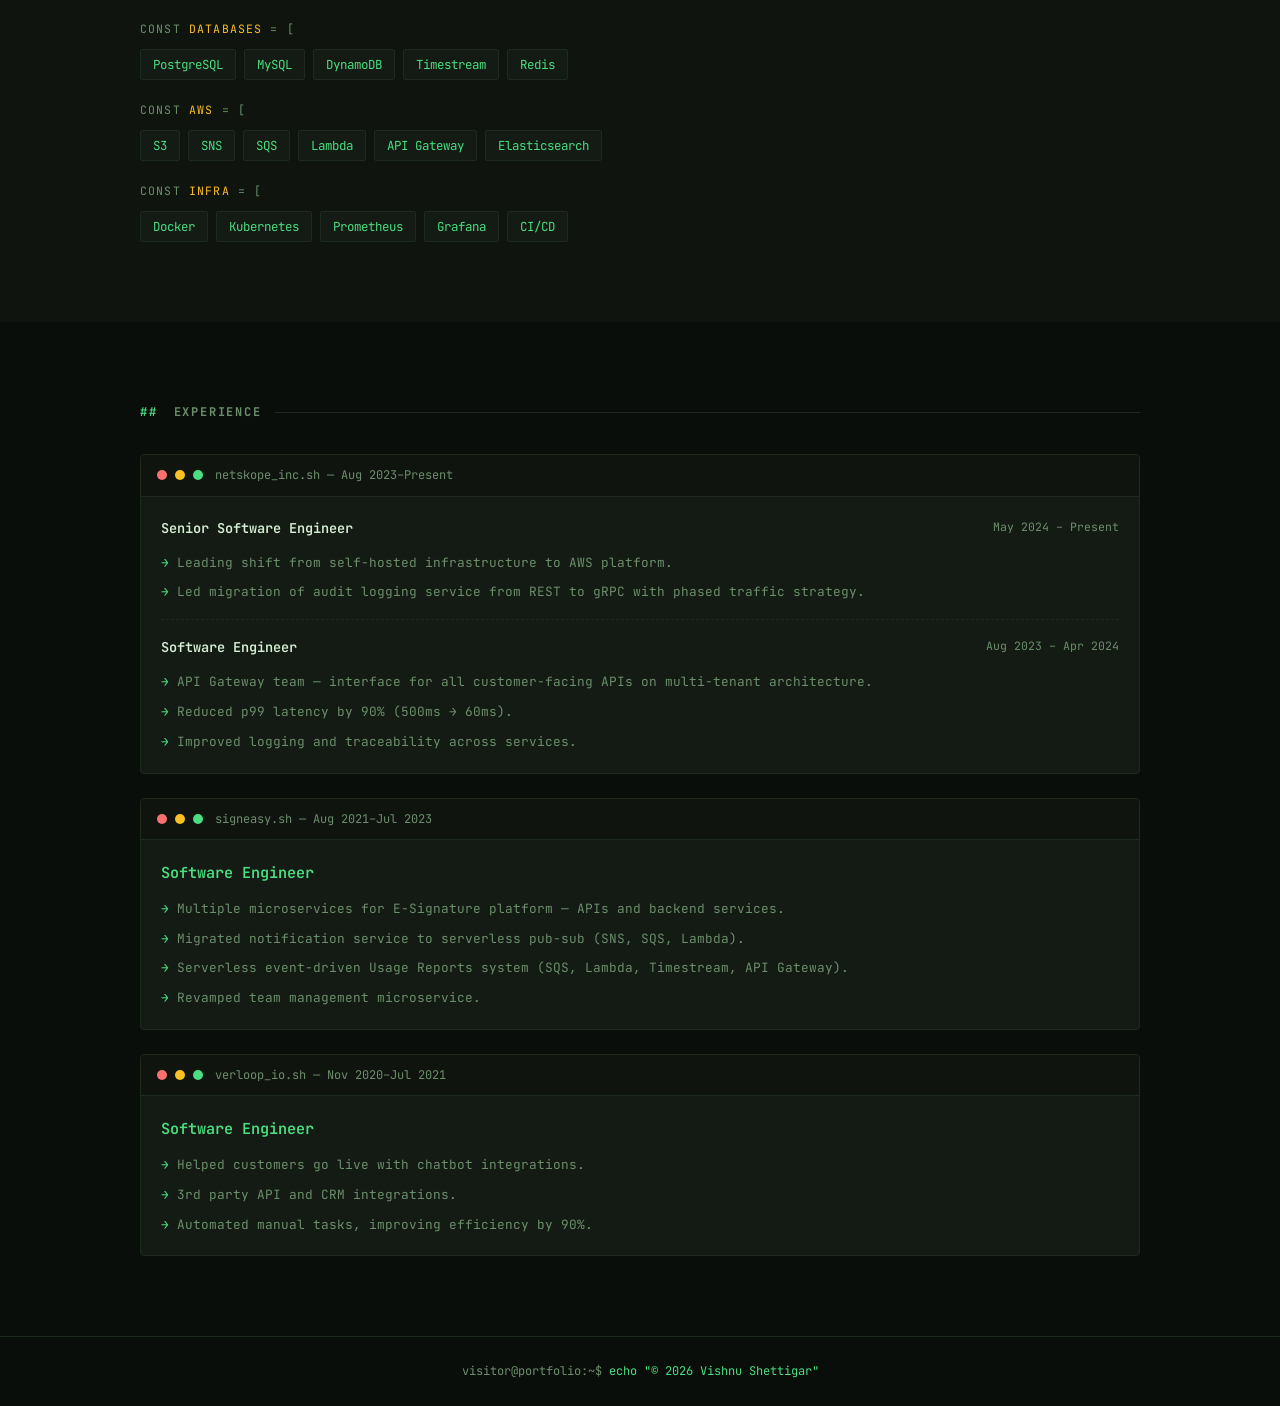
<file: previews/terminal.html>
<!DOCTYPE html>
<html lang="en">
<head>
  <meta charset="UTF-8" />
  <meta name="viewport" content="width=device-width, initial-scale=1.0" />
  <title>Vishnu Shettigar — Terminal Style</title>
  <link href="https://fonts.googleapis.com/css2?family=JetBrains+Mono:wght@300;400;500;600;700&display=swap" rel="stylesheet" />
  <style>
    *, *::before, *::after { box-sizing: border-box; margin: 0; padding: 0; }

    :root {
      --bg:       #0a0e0a;
      --bg-alt:   #0f140f;
      --surface:  #141a14;
      --border:   #1e2a1e;
      --green:    #4ade80;
      --green-dim:#4ade8022;
      --green-mid:#22c55e;
      --text:     #d4f0d4;
      --muted:    #6b8f6b;
      --amber:    #fbbf24;
    }

    html { scroll-behavior: smooth; }

    body {
      background: var(--bg);
      color: var(--text);
      font-family: 'JetBrains Mono', monospace;
      font-size: 14px;
      line-height: 1.7;
    }

    a { color: inherit; text-decoration: none; }
    ul { list-style: none; }

    /* ── Scrollbar ── */
    ::-webkit-scrollbar { width: 4px; }
    ::-webkit-scrollbar-track { background: var(--bg); }
    ::-webkit-scrollbar-thumb { background: var(--border); border-radius: 2px; }

    /* ── Navbar ── */
    nav {
      position: fixed; top: 0; left: 0; right: 0; z-index: 100;
      height: 56px;
      background: rgba(10,14,10,0.92);
      backdrop-filter: blur(8px);
      border-bottom: 1px solid var(--border);
      display: flex; align-items: center;
    }
    .nav-inner {
      max-width: 1000px; margin: 0 auto; padding: 0 24px;
      width: 100%; display: flex; align-items: center; justify-content: space-between;
    }
    .nav-logo {
      color: var(--green);
      font-weight: 700;
      font-size: 0.9rem;
    }
    .nav-logo::before { content: '> '; color: var(--muted); }
    .nav-links { display: flex; gap: 24px; }
    .nav-links a {
      font-size: 0.78rem;
      color: var(--muted);
      transition: color 0.2s;
    }
    .nav-links a::before { content: './'; color: var(--border); }
    .nav-links a:hover { color: var(--green); }

    /* ── Hero ── */
    #hero {
      min-height: 100vh;
      display: flex; align-items: center;
      padding: 0 24px;
      position: relative;
      overflow: hidden;
    }
    .hero-grid-bg {
      position: absolute; inset: 0;
      background-image:
        linear-gradient(var(--border) 1px, transparent 1px),
        linear-gradient(90deg, var(--border) 1px, transparent 1px);
      background-size: 40px 40px;
      opacity: 0.4;
    }
    .hero-inner {
      position: relative;
      max-width: 1000px; margin: 0 auto; width: 100%;
    }
    .hero-prompt {
      color: var(--muted); font-size: 0.8rem; margin-bottom: 12px;
    }
    .hero-prompt span { color: var(--green); }
    .hero-name {
      font-size: clamp(2rem, 6vw, 3.5rem);
      font-weight: 700;
      color: var(--green);
      line-height: 1.1;
      margin-bottom: 8px;
    }
    .hero-name-orig {
      font-size: 0.85rem;
      color: var(--muted);
      margin-bottom: 20px;
    }
    .hero-role {
      font-size: clamp(1rem, 2.5vw, 1.3rem);
      color: var(--amber);
      margin-bottom: 12px;
      font-weight: 500;
    }
    .hero-role::before { content: '// '; color: var(--muted); }
    .hero-tagline {
      color: var(--muted); font-size: 0.85rem; margin-bottom: 40px;
    }
    .hero-tagline::before { content: '# '; color: var(--border); }
    .hero-btns { display: flex; gap: 16px; flex-wrap: wrap; }
    .btn {
      font-family: 'JetBrains Mono', monospace;
      font-size: 0.8rem;
      padding: 10px 20px;
      border-radius: 4px;
      cursor: pointer;
      transition: all 0.2s;
      border: none;
      font-weight: 500;
    }
    .btn-primary {
      background: var(--green);
      color: #0a0e0a;
    }
    .btn-primary:hover { background: var(--green-mid); }
    .btn-secondary {
      background: transparent;
      border: 1px solid var(--green);
      color: var(--green);
    }
    .btn-secondary:hover { background: var(--green-dim); }

    /* Cursor blink */
    .cursor {
      display: inline-block;
      width: 10px; height: 1.1em;
      background: var(--green);
      vertical-align: text-bottom;
      margin-left: 4px;
      animation: blink 1s step-end infinite;
    }
    @keyframes blink { 0%,100%{opacity:1} 50%{opacity:0} }

    /* ── Section ── */
    .section { padding: 80px 24px; }
    .section-alt { background: var(--bg-alt); }
    .container { max-width: 1000px; margin: 0 auto; }

    .section-title {
      font-size: 0.75rem;
      color: var(--muted);
      text-transform: uppercase;
      letter-spacing: 0.15em;
      margin-bottom: 32px;
      display: flex; align-items: center; gap: 12px;
    }
    .section-title::before { content: '##'; color: var(--green); margin-right: 4px; }
    .section-title::after {
      content: '';
      flex: 1; height: 1px;
      background: var(--border);
    }

    /* ── About ── */
    .about-text p {
      color: var(--muted); margin-bottom: 14px; font-size: 0.85rem; line-height: 1.8;
    }
    .currently-card {
      margin-top: 20px;
      border: 1px solid var(--green);
      border-radius: 4px;
      padding: 16px;
      background: var(--green-dim);
    }
    .currently-card p { color: var(--text); font-size: 0.82rem; margin: 0; }
    .currently-card p::before { content: '> '; color: var(--green); }

    /* ── Skills ── */
    .skills-grid { display: flex; flex-direction: column; gap: 20px; }
    .skill-label {
      color: var(--amber);
      font-size: 0.72rem;
      text-transform: uppercase;
      letter-spacing: 0.1em;
      margin-bottom: 10px;
    }
    .skill-label::before { content: 'const '; color: var(--muted); }
    .skill-label::after { content: ' = ['; color: var(--muted); }
    .badge-list { display: flex; flex-wrap: wrap; gap: 8px; }
    .badge {
      background: var(--surface);
      border: 1px solid var(--border);
      color: var(--green);
      padding: 4px 12px;
      font-size: 0.78rem;
      border-radius: 2px;
      transition: border-color 0.2s, background 0.2s;
    }
    .badge:hover { border-color: var(--green); background: var(--green-dim); }

    /* ── Timeline ── */
    .timeline { display: flex; flex-direction: column; gap: 24px; }
    .tcard {
      background: var(--surface);
      border: 1px solid var(--border);
      border-radius: 4px;
      overflow: hidden;
    }
    .tcard-header {
      background: var(--bg-alt);
      border-bottom: 1px solid var(--border);
      padding: 10px 16px;
      display: flex; align-items: center; gap: 8px;
    }
    .tcard-dot { width: 10px; height: 10px; border-radius: 50%; }
    .tcard-dot.red   { background: #f87171; }
    .tcard-dot.amber { background: var(--amber); }
    .tcard-dot.green { background: var(--green); }
    .tcard-title {
      font-size: 0.75rem; color: var(--muted);
      margin-left: 4px; flex: 1;
    }
    .tcard-body { padding: 20px; }
    .tcard-role { color: var(--green); font-size: 0.95rem; font-weight: 600; margin-bottom: 2px; }
    .tcard-company { color: var(--amber); font-size: 0.8rem; margin-bottom: 14px; }
    .tcard-period { font-size: 0.72rem; color: var(--muted); }
    .tcard-bullets { margin-top: 12px; display: flex; flex-direction: column; gap: 8px; }
    .tcard-bullets li {
      color: var(--muted); font-size: 0.8rem; padding-left: 16px; position: relative;
    }
    .tcard-bullets li::before { content: '→'; position: absolute; left: 0; color: var(--green); }

    /* subrole */
    .tsubrole + .tsubrole { border-top: 1px dashed var(--border); padding-top: 16px; margin-top: 16px; }
    .tsubrole-header { display: flex; justify-content: space-between; margin-bottom: 10px; flex-wrap: wrap; gap: 6px; }
    .tsubrole-title { color: var(--text); font-size: 0.85rem; font-weight: 600; }
    .tsubrole-period { color: var(--muted); font-size: 0.72rem; }

    /* ── Footer ── */
    footer {
      border-top: 1px solid var(--border);
      padding: 24px;
      text-align: center;
      color: var(--muted);
      font-size: 0.75rem;
    }
    footer span { color: var(--green); }
  </style>
</head>
<body>

  <nav>
    <div class="nav-inner">
      <a href="#hero" class="nav-logo">vishnu-shettigar</a>
      <ul class="nav-links">
        <li><a href="#about">about</a></li>
        <li><a href="#experience">experience</a></li>
        <li><a href="#skills">skills</a></li>
        <li><a href="#contact">contact</a></li>
      </ul>
    </div>
  </nav>

  <section id="hero">
    <div class="hero-grid-bg"></div>
    <div class="hero-inner">
      <p class="hero-prompt">visitor@portfolio:~$ <span>whoami</span></p>
      <h1 class="hero-name">Vishnu Shettigar<span class="cursor"></span></h1>
      <p class="hero-name-orig">// Vishnumurthy — goes by Vishnu Shettigar online</p>
      <p class="hero-role">Senior Software Engineer</p>
      <p class="hero-tagline">7+ years · backend systems · Bangalore</p>
      <div class="hero-btns">
        <a href="#experience" class="btn btn-primary">./view-work</a>
        <a href="#contact" class="btn btn-secondary">./contact-me</a>
      </div>
    </div>
  </section>

  <section id="about" class="section">
    <div class="container">
      <h2 class="section-title">about_me</h2>
      <div class="about-text">
        <p>7+ years of experience developing and maintaining software across multiple products. I'm a generalist — enjoy working across the stack, picking up new tools fast, finding patterns across domains.</p>
        <p>Skilled in working with databases, APIs, and modern software tooling. Comfortable driving projects end-to-end or collaborating with cross-functional teams.</p>
        <div class="currently-card">
          <p>Having the absolute best time tinkering with <strong>Claude Code</strong> — using AI as a coding collaborator. It's changed how I think about building things.</p>
        </div>
      </div>
    </div>
  </section>

  <section id="skills" class="section section-alt">
    <div class="container">
      <h2 class="section-title">skills</h2>
      <div class="skills-grid">
        <div>
          <p class="skill-label">languages</p>
          <div class="badge-list">
            <span class="badge">Python</span><span class="badge">Golang</span>
            <span class="badge">TypeScript</span><span class="badge">Lua</span>
          </div>
        </div>
        <div>
          <p class="skill-label">frameworks</p>
          <div class="badge-list">
            <span class="badge">FastAPI</span><span class="badge">Flask</span>
            <span class="badge">Asyncio</span><span class="badge">Celery</span>
            <span class="badge">RabbitMQ</span><span class="badge">Kong</span>
            <span class="badge">DragonflyDB</span><span class="badge">nginx</span>
          </div>
        </div>
        <div>
          <p class="skill-label">databases</p>
          <div class="badge-list">
            <span class="badge">PostgreSQL</span><span class="badge">MySQL</span>
            <span class="badge">DynamoDB</span><span class="badge">Timestream</span>
            <span class="badge">Redis</span>
          </div>
        </div>
        <div>
          <p class="skill-label">aws</p>
          <div class="badge-list">
            <span class="badge">S3</span><span class="badge">SNS</span>
            <span class="badge">SQS</span><span class="badge">Lambda</span>
            <span class="badge">API Gateway</span><span class="badge">Elasticsearch</span>
          </div>
        </div>
        <div>
          <p class="skill-label">infra</p>
          <div class="badge-list">
            <span class="badge">Docker</span><span class="badge">Kubernetes</span>
            <span class="badge">Prometheus</span><span class="badge">Grafana</span>
            <span class="badge">CI/CD</span>
          </div>
        </div>
      </div>
    </div>
  </section>

  <section id="experience" class="section">
    <div class="container">
      <h2 class="section-title">experience</h2>
      <div class="timeline">

        <div class="tcard">
          <div class="tcard-header">
            <div class="tcard-dot red"></div>
            <div class="tcard-dot amber"></div>
            <div class="tcard-dot green"></div>
            <span class="tcard-title">netskope_inc.sh — Aug 2023–Present</span>
          </div>
          <div class="tcard-body">
            <div class="tsubrole">
              <div class="tsubrole-header">
                <span class="tsubrole-title">Senior Software Engineer</span>
                <span class="tsubrole-period">May 2024 – Present</span>
              </div>
              <ul class="tcard-bullets">
                <li>Leading shift from self-hosted infrastructure to AWS platform.</li>
                <li>Led migration of audit logging service from REST to gRPC with phased traffic strategy.</li>
              </ul>
            </div>
            <div class="tsubrole">
              <div class="tsubrole-header">
                <span class="tsubrole-title">Software Engineer</span>
                <span class="tsubrole-period">Aug 2023 – Apr 2024</span>
              </div>
              <ul class="tcard-bullets">
                <li>API Gateway team — interface for all customer-facing APIs on multi-tenant architecture.</li>
                <li>Reduced p99 latency by 90% (500ms → 60ms).</li>
                <li>Improved logging and traceability across services.</li>
              </ul>
            </div>
          </div>
        </div>

        <div class="tcard">
          <div class="tcard-header">
            <div class="tcard-dot red"></div>
            <div class="tcard-dot amber"></div>
            <div class="tcard-dot green"></div>
            <span class="tcard-title">signeasy.sh — Aug 2021–Jul 2023</span>
          </div>
          <div class="tcard-body">
            <p class="tcard-role">Software Engineer</p>
            <ul class="tcard-bullets">
              <li>Multiple microservices for E-Signature platform — APIs and backend services.</li>
              <li>Migrated notification service to serverless pub-sub (SNS, SQS, Lambda).</li>
              <li>Serverless event-driven Usage Reports system (SQS, Lambda, Timestream, API Gateway).</li>
              <li>Revamped team management microservice.</li>
            </ul>
          </div>
        </div>

        <div class="tcard">
          <div class="tcard-header">
            <div class="tcard-dot red"></div>
            <div class="tcard-dot amber"></div>
            <div class="tcard-dot green"></div>
            <span class="tcard-title">verloop_io.sh — Nov 2020–Jul 2021</span>
          </div>
          <div class="tcard-body">
            <p class="tcard-role">Software Engineer</p>
            <ul class="tcard-bullets">
              <li>Helped customers go live with chatbot integrations.</li>
              <li>3rd party API and CRM integrations.</li>
              <li>Automated manual tasks, improving efficiency by 90%.</li>
            </ul>
          </div>
        </div>

      </div>
    </div>
  </section>

  <footer>
    <p>visitor@portfolio:~$ <span>echo "© 2026 Vishnu Shettigar"</span></p>
  </footer>

</body>
</html>
</file>
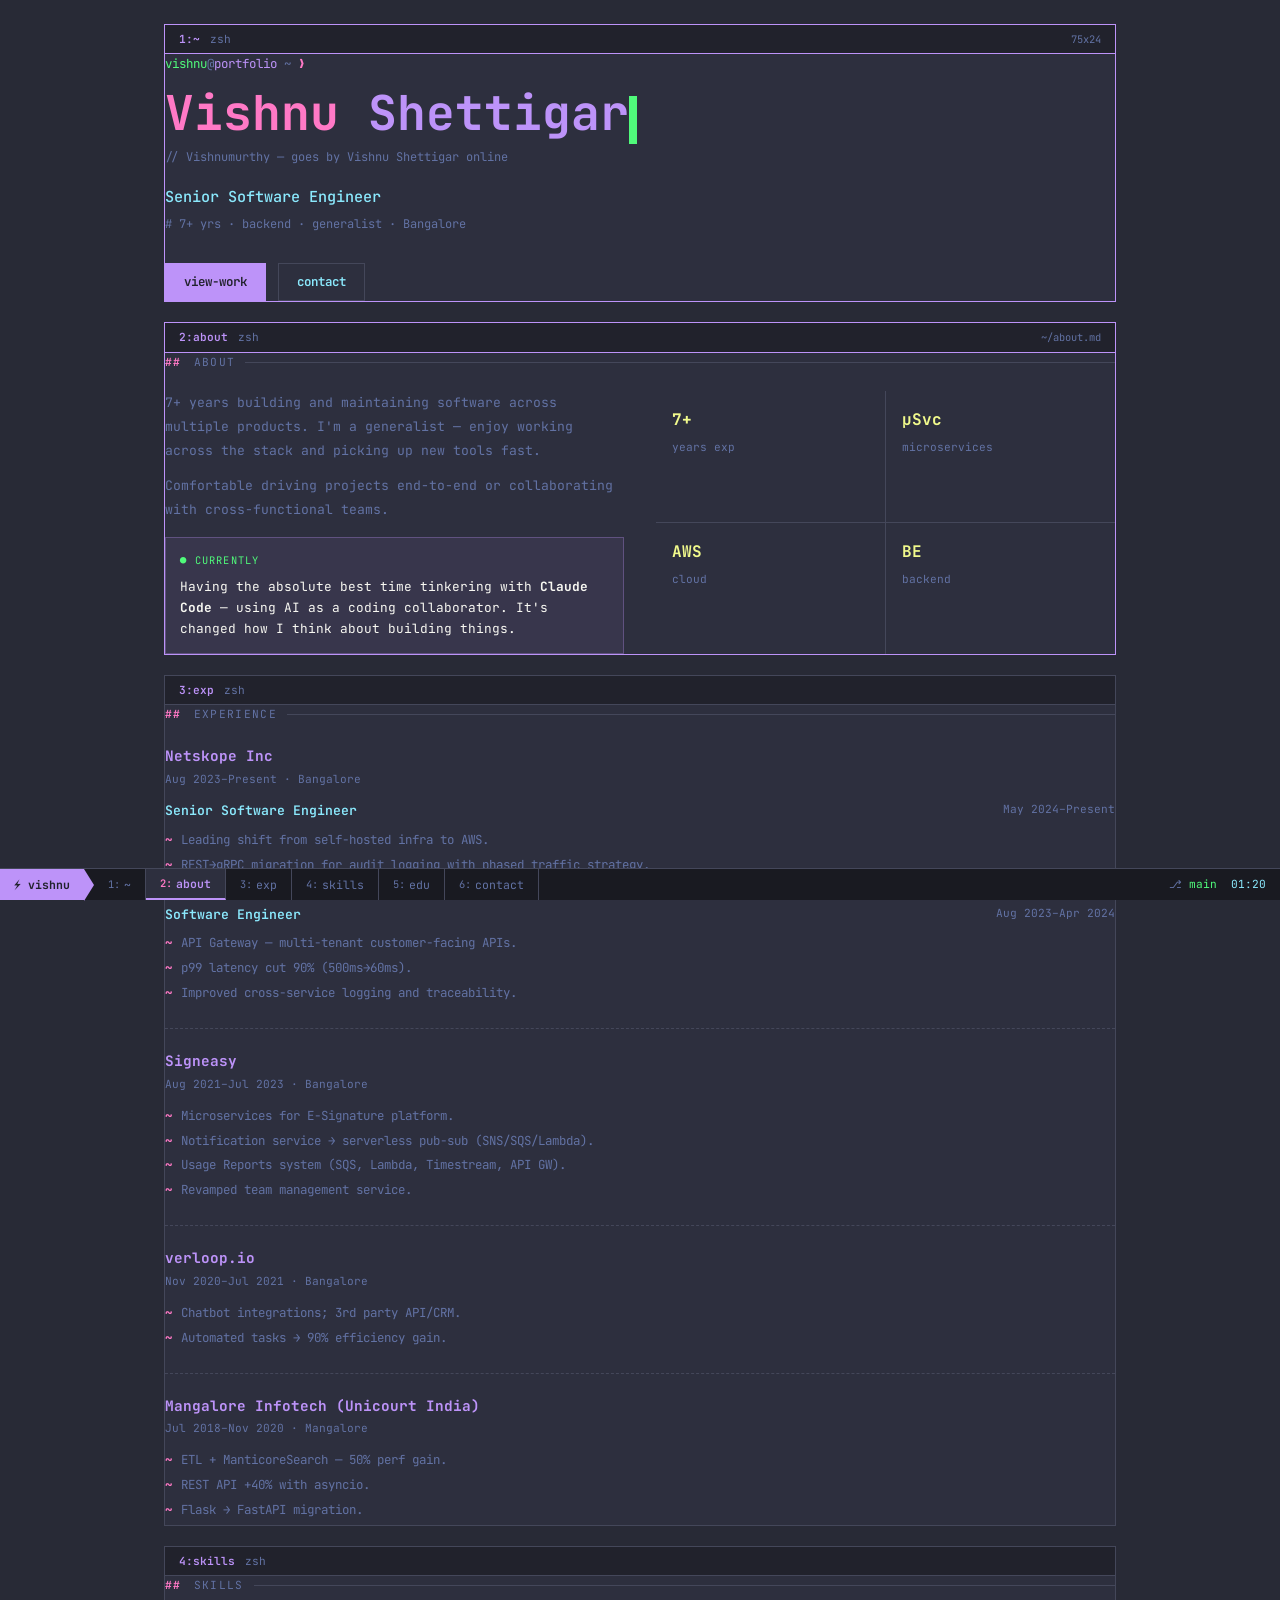
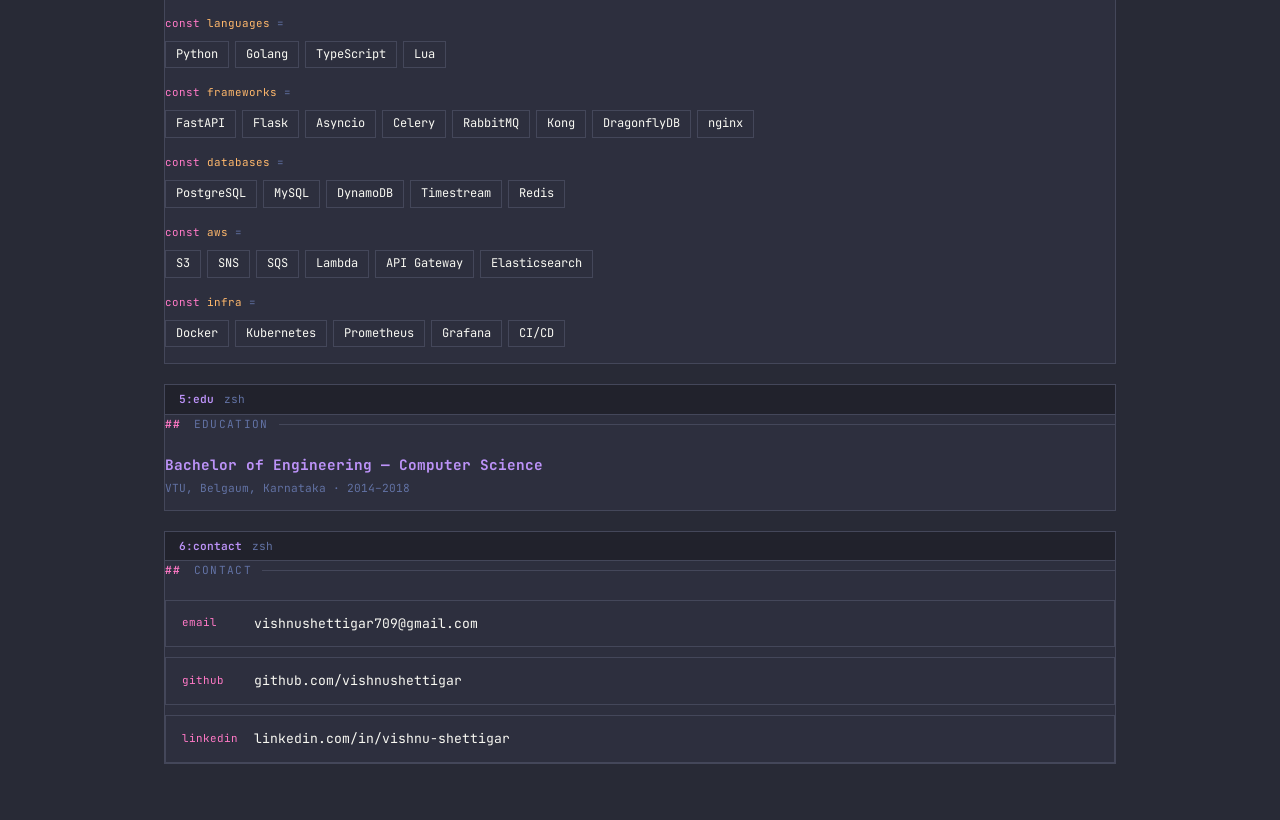
<file: previews/tmux-dracula.html>
<!DOCTYPE html>
<html lang="en">
<head>
  <meta charset="UTF-8" />
  <meta name="viewport" content="width=device-width, initial-scale=1.0" />
  <title>Vishnu Shettigar — tmux dracula</title>
  <link href="https://fonts.googleapis.com/css2?family=JetBrains+Mono:wght@300;400;500;600;700&display=swap" rel="stylesheet" />
  <style>
    *, *::before, *::after { box-sizing: border-box; margin: 0; padding: 0; }

    :root {
      --bg:        #282a36;
      --bg-pane:   #2d2f3e;
      --bg-dark:   #21222c;
      --border:    #44475a;
      --border-active: #bd93f9;
      --text:      #f8f8f2;
      --muted:     #6272a4;
      --comment:   #6272a4;
      --purple:    #bd93f9;
      --pink:      #ff79c6;
      --cyan:      #8be9fd;
      --green:     #50fa7b;
      --yellow:    #f1fa8c;
      --orange:    #ffb86c;
      --red:       #ff5555;
      --status-bg: #191a21;
      --status-h:  32px;
    }

    html { scroll-behavior: smooth; }
    body {
      background: var(--bg);
      color: var(--text);
      font-family: 'JetBrains Mono', monospace;
      font-size: 13px;
      line-height: 1.65;
      padding-bottom: var(--status-h);
    }
    a { color: inherit; text-decoration: none; }
    ul { list-style: none; }

    /* ─── Status bar ─── */
    #statusbar {
      position: fixed; bottom: 0; left: 0; right: 0;
      height: var(--status-h);
      background: var(--status-bg);
      border-top: 1px solid var(--border);
      display: flex; align-items: center; z-index: 200;
    }
    .sb-session {
      padding: 0 14px;
      background: var(--purple); color: var(--bg-dark);
      font-weight: 700; font-size: 0.72rem;
      height: 100%; display: flex; align-items: center; gap: 7px;
      white-space: nowrap;
    }
    .sb-sep {
      width: 0; height: 0;
      border-top: 16px solid transparent;
      border-bottom: 16px solid transparent;
      border-left: 10px solid var(--purple);
    }
    .sb-windows { display: flex; align-items: center; height: 100%; flex: 1; }
    .sb-win {
      padding: 0 14px; height: 100%;
      display: flex; align-items: center;
      font-size: 0.72rem; color: var(--muted);
      border-right: 1px solid var(--border);
      cursor: pointer; transition: all 0.15s; white-space: nowrap;
    }
    .sb-win:hover { color: var(--text); background: var(--border); }
    .sb-win.active { color: var(--purple); background: var(--bg-pane); border-bottom: 2px solid var(--purple); font-weight: 600; }
    .sb-win .wn { color: var(--muted); margin-right: 4px; font-size: 0.65rem; }
    .sb-win.active .wn { color: var(--pink); }
    .sb-right {
      margin-left: auto; padding: 0 14px;
      font-size: 0.7rem; color: var(--muted);
      display: flex; align-items: center; gap: 14px;
    }
    .sb-right .time { color: var(--cyan); }
    .sb-right .branch { color: var(--green); }
    .sb-right .branch::before { content: ' ⎇ '; color: var(--muted); }

    /* ─── Main ─── */
    main { padding: 24px; display: flex; flex-direction: column; gap: 20px; max-width: 1000px; margin: 0 auto; }

    /* ─── Pane ─── */
    .pane { border: 1px solid var(--border); background: var(--bg-pane); transition: border-color 0.2s; }
    .pane.active-pane { border-color: var(--border-active); }
    .pane-titlebar {
      background: var(--bg-dark);
      border-bottom: 1px solid var(--border);
      padding: 5px 14px;
      font-size: 0.7rem; color: var(--comment);
      display: flex; align-items: center; gap: 10px;
    }
    .active-pane .pane-titlebar { border-color: var(--border-active); }
    .pane-titlebar-name { color: var(--purple); font-weight: 600; }
    .pane-titlebar-r { margin-left: auto; color: var(--muted); font-size: 0.65rem; }

    /* ─── Hero ─── */
    .hero-prompt { color: var(--comment); font-size: 0.78rem; margin-bottom: 12px; }
    .hero-prompt .cmd { color: var(--pink); }
    .hero-prompt .u { color: var(--green); }
    .hero-prompt .h { color: var(--purple); }
    .hero-name {
      font-size: clamp(1.8rem, 5vw, 3rem);
      font-weight: 700; line-height: 1.1; margin-bottom: 4px;
    }
    .hero-name .first { color: var(--pink); }
    .hero-name .last { color: var(--purple); }
    .hero-orig { font-size: 0.75rem; color: var(--comment); margin-bottom: 16px; }
    .hero-role { font-size: 0.95rem; color: var(--cyan); margin-bottom: 6px; font-weight: 500; }
    .hero-meta { font-size: 0.75rem; color: var(--comment); margin-bottom: 28px; }
    .cursor { display: inline-block; width: 8px; height: 1em; background: var(--green); vertical-align: text-bottom; animation: blink 1s step-end infinite; }
    @keyframes blink { 0%,100%{opacity:1} 50%{opacity:0} }
    .hero-btns { display: flex; gap: 12px; flex-wrap: wrap; }
    .btn { font-family: 'JetBrains Mono', monospace; font-size: 0.78rem; font-weight: 600; padding: 8px 18px; border: 1px solid var(--border); cursor: pointer; transition: all 0.15s; }
    .btn-p { background: var(--purple); color: var(--bg-dark); border-color: var(--purple); }
    .btn-p:hover { background: var(--pink); border-color: var(--pink); }
    .btn-s { background: transparent; color: var(--cyan); border-color: var(--border); }
    .btn-s:hover { border-color: var(--cyan); background: rgba(139,233,253,0.07); }

    /* ─── Shared ─── */
    .s-title { font-size: 0.7rem; color: var(--comment); text-transform: uppercase; letter-spacing: 0.12em; margin-bottom: 20px; display: flex; align-items: center; gap: 10px; }
    .s-title::before { content: '##'; color: var(--pink); font-weight: 700; margin-right: 2px; }
    .s-title::after { content: ''; flex: 1; height: 1px; background: var(--border); }

    /* ─── About ─── */
    .about-grid { display: grid; grid-template-columns: 1fr 1fr; gap: 32px; }
    .about-text p { color: var(--comment); margin-bottom: 12px; font-size: 0.82rem; line-height: 1.8; }
    .now-block { margin-top: 16px; background: rgba(189,147,249,0.07); border: 1px solid rgba(189,147,249,0.3); padding: 14px; }
    .now-label { font-size: 0.65rem; letter-spacing: 0.12em; text-transform: uppercase; color: var(--green); margin-bottom: 6px; }
    .now-label::before { content: '● '; animation: blink 1.5s ease-in-out infinite; }
    .now-text { font-size: 0.8rem; color: var(--text); }
    .hcards { display: grid; grid-template-columns: 1fr 1fr; gap: 1px; background: var(--border); }
    .hcard { background: var(--bg-pane); padding: 16px; transition: background 0.15s; }
    .hcard:hover { background: var(--bg-dark); }
    .hcard strong { display: block; font-size: 1rem; color: var(--yellow); margin-bottom: 2px; }
    .hcard span { font-size: 0.7rem; color: var(--comment); }

    /* ─── Skills ─── */
    .skill-block { margin-bottom: 16px; }
    .skill-label { font-size: 0.68rem; color: var(--orange); margin-bottom: 8px; }
    .skill-label::before { content: 'const '; color: var(--pink); }
    .skill-label::after { content: ' ='; color: var(--comment); }
    .badges { display: flex; flex-wrap: wrap; gap: 6px; }
    .badge { border: 1px solid var(--border); color: var(--text); padding: 3px 10px; font-size: 0.75rem; transition: all 0.15s; }
    .badge:hover { border-color: var(--purple); color: var(--purple); background: rgba(189,147,249,0.08); }

    /* ─── Timeline ─── */
    .tblock { margin-bottom: 20px; padding-bottom: 20px; border-bottom: 1px dashed var(--border); }
    .tblock:last-child { border-bottom: none; margin-bottom: 0; padding-bottom: 0; }
    .t-company { color: var(--purple); font-size: 0.9rem; font-weight: 700; margin-bottom: 2px; }
    .t-period { font-size: 0.7rem; color: var(--comment); margin-bottom: 12px; }
    .subrole + .subrole { margin-top: 14px; padding-top: 14px; border-top: 1px dotted var(--border); }
    .sr-h { display: flex; justify-content: space-between; margin-bottom: 8px; flex-wrap: wrap; gap: 4px; }
    .sr-title { font-size: 0.82rem; font-weight: 600; color: var(--cyan); }
    .sr-p { font-size: 0.7rem; color: var(--comment); }
    .bullets li { font-size: 0.78rem; color: var(--comment); padding-left: 16px; position: relative; margin-bottom: 5px; line-height: 1.6; }
    .bullets li::before { content: '~'; position: absolute; left: 0; color: var(--pink); font-weight: 700; }

    /* ─── Contact ─── */
    .contact-list { display: flex; flex-direction: column; gap: 10px; }
    .clink { display: flex; align-items: center; gap: 12px; border: 1px solid var(--border); padding: 12px 16px; font-size: 0.82rem; transition: all 0.15s; }
    .clink:hover { border-color: var(--purple); background: rgba(189,147,249,0.06); }
    .clink-label { color: var(--pink); font-size: 0.68rem; min-width: 60px; }

    @media(max-width:640px) { .about-grid{grid-template-columns:1fr} .sb-right{display:none} }
  </style>
</head>
<body>

  <div id="statusbar">
    <div class="sb-session">⚡ vishnu</div>
    <div class="sb-sep"></div>
    <div class="sb-windows">
      <a class="sb-win active" data-sec="hero">      <span class="wn">1:</span>~</a>
      <a class="sb-win"        data-sec="about">     <span class="wn">2:</span>about</a>
      <a class="sb-win"        data-sec="experience"><span class="wn">3:</span>exp</a>
      <a class="sb-win"        data-sec="skills">    <span class="wn">4:</span>skills</a>
      <a class="sb-win"        data-sec="education"> <span class="wn">5:</span>edu</a>
      <a class="sb-win"        data-sec="contact">   <span class="wn">6:</span>contact</a>
    </div>
    <div class="sb-right">
      <span class="branch">main</span>
      <span class="time" id="sb-time">--:--</span>
    </div>
  </div>

  <main>

    <div class="pane active-pane" id="hero">
      <div class="pane-titlebar">
        <span class="pane-titlebar-name">1:~</span>
        <span>zsh</span>
        <span class="pane-titlebar-r">75x24</span>
      </div>
      <div class="pane-body">
        <p class="hero-prompt"><span class="u">vishnu</span>@<span class="h">portfolio</span> ~ <span class="cmd">❯</span> </p>
        <h1 class="hero-name"><span class="first">Vishnu</span> <span class="last">Shettigar</span><span class="cursor"></span></h1>
        <p class="hero-orig">// Vishnumurthy — goes by Vishnu Shettigar online</p>
        <p class="hero-role">Senior Software Engineer</p>
        <p class="hero-meta"># 7+ yrs · backend · generalist · Bangalore</p>
        <div class="hero-btns">
          <a href="#experience" class="btn btn-p">view-work</a>
          <a href="#contact"    class="btn btn-s">contact</a>
        </div>
      </div>
    </div>

    <div class="pane" id="about">
      <div class="pane-titlebar"><span class="pane-titlebar-name">2:about</span><span>zsh</span><span class="pane-titlebar-r">~/about.md</span></div>
      <div class="pane-body">
        <p class="s-title">about</p>
        <div class="about-grid">
          <div>
            <div class="about-text">
              <p>7+ years building and maintaining software across multiple products. I'm a generalist — enjoy working across the stack and picking up new tools fast.</p>
              <p>Comfortable driving projects end-to-end or collaborating with cross-functional teams.</p>
            </div>
            <div class="now-block">
              <p class="now-label">currently</p>
              <p class="now-text">Having the absolute best time tinkering with <strong>Claude Code</strong> — using AI as a coding collaborator. It's changed how I think about building things.</p>
            </div>
          </div>
          <div class="hcards">
            <div class="hcard"><strong>7+</strong><span>years exp</span></div>
            <div class="hcard"><strong>μSvc</strong><span>microservices</span></div>
            <div class="hcard"><strong>AWS</strong><span>cloud</span></div>
            <div class="hcard"><strong>BE</strong><span>backend</span></div>
          </div>
        </div>
      </div>
    </div>

    <div class="pane" id="experience">
      <div class="pane-titlebar"><span class="pane-titlebar-name">3:exp</span><span>zsh</span></div>
      <div class="pane-body">
        <p class="s-title">experience</p>
        <div class="tblock">
          <p class="t-company">Netskope Inc</p><p class="t-period">Aug 2023–Present · Bangalore</p>
          <div class="subrole">
            <div class="sr-h"><span class="sr-title">Senior Software Engineer</span><span class="sr-p">May 2024–Present</span></div>
            <ul class="bullets"><li>Leading shift from self-hosted infra to AWS.</li><li>REST→gRPC migration for audit logging with phased traffic strategy.</li></ul>
          </div>
          <div class="subrole">
            <div class="sr-h"><span class="sr-title">Software Engineer</span><span class="sr-p">Aug 2023–Apr 2024</span></div>
            <ul class="bullets"><li>API Gateway — multi-tenant customer-facing APIs.</li><li>p99 latency cut 90% (500ms→60ms).</li><li>Improved cross-service logging and traceability.</li></ul>
          </div>
        </div>
        <div class="tblock">
          <p class="t-company">Signeasy</p><p class="t-period">Aug 2021–Jul 2023 · Bangalore</p>
          <ul class="bullets"><li>Microservices for E-Signature platform.</li><li>Notification service → serverless pub-sub (SNS/SQS/Lambda).</li><li>Usage Reports system (SQS, Lambda, Timestream, API GW).</li><li>Revamped team management service.</li></ul>
        </div>
        <div class="tblock">
          <p class="t-company">verloop.io</p><p class="t-period">Nov 2020–Jul 2021 · Bangalore</p>
          <ul class="bullets"><li>Chatbot integrations; 3rd party API/CRM.</li><li>Automated tasks → 90% efficiency gain.</li></ul>
        </div>
        <div class="tblock">
          <p class="t-company">Mangalore Infotech (Unicourt India)</p><p class="t-period">Jul 2018–Nov 2020 · Mangalore</p>
          <ul class="bullets"><li>ETL + ManticoreSearch — 50% perf gain.</li><li>REST API +40% with asyncio.</li><li>Flask → FastAPI migration.</li></ul>
        </div>
      </div>
    </div>

    <div class="pane" id="skills">
      <div class="pane-titlebar"><span class="pane-titlebar-name">4:skills</span><span>zsh</span></div>
      <div class="pane-body">
        <p class="s-title">skills</p>
        <div class="skill-block"><p class="skill-label">languages</p><div class="badges"><span class="badge">Python</span><span class="badge">Golang</span><span class="badge">TypeScript</span><span class="badge">Lua</span></div></div>
        <div class="skill-block"><p class="skill-label">frameworks</p><div class="badges"><span class="badge">FastAPI</span><span class="badge">Flask</span><span class="badge">Asyncio</span><span class="badge">Celery</span><span class="badge">RabbitMQ</span><span class="badge">Kong</span><span class="badge">DragonflyDB</span><span class="badge">nginx</span></div></div>
        <div class="skill-block"><p class="skill-label">databases</p><div class="badges"><span class="badge">PostgreSQL</span><span class="badge">MySQL</span><span class="badge">DynamoDB</span><span class="badge">Timestream</span><span class="badge">Redis</span></div></div>
        <div class="skill-block"><p class="skill-label">aws</p><div class="badges"><span class="badge">S3</span><span class="badge">SNS</span><span class="badge">SQS</span><span class="badge">Lambda</span><span class="badge">API Gateway</span><span class="badge">Elasticsearch</span></div></div>
        <div class="skill-block"><p class="skill-label">infra</p><div class="badges"><span class="badge">Docker</span><span class="badge">Kubernetes</span><span class="badge">Prometheus</span><span class="badge">Grafana</span><span class="badge">CI/CD</span></div></div>
      </div>
    </div>

    <div class="pane" id="education">
      <div class="pane-titlebar"><span class="pane-titlebar-name">5:edu</span><span>zsh</span></div>
      <div class="pane-body">
        <p class="s-title">education</p>
        <p class="t-company">Bachelor of Engineering — Computer Science</p>
        <p class="t-period">VTU, Belgaum, Karnataka · 2014–2018</p>
      </div>
    </div>

    <div class="pane" id="contact">
      <div class="pane-titlebar"><span class="pane-titlebar-name">6:contact</span><span>zsh</span></div>
      <div class="pane-body">
        <p class="s-title">contact</p>
        <div class="contact-list">
          <a href="mailto:vishnushettigar709@gmail.com" class="clink"><span class="clink-label">email</span>vishnushettigar709@gmail.com</a>
          <a href="https://github.com/vishnushettigar" target="_blank" class="clink"><span class="clink-label">github</span>github.com/vishnushettigar</a>
          <a href="https://www.linkedin.com/in/vishnu-shettigar-16045155/" target="_blank" class="clink"><span class="clink-label">linkedin</span>linkedin.com/in/vishnu-shettigar</a>
        </div>
      </div>
    </div>

  </main>

  <script>
    function tick() {
      const t = new Date();
      document.getElementById('sb-time').textContent =
        t.getHours().toString().padStart(2,'0') + ':' + t.getMinutes().toString().padStart(2,'0');
    }
    tick(); setInterval(tick, 10000);
    const wins = document.querySelectorAll('.sb-win');
    const sections = document.querySelectorAll('main .pane[id]');
    const obs = new IntersectionObserver(entries => {
      entries.forEach(e => {
        if (e.isIntersecting) {
          wins.forEach(w => w.classList.toggle('active', w.dataset.sec === e.target.id));
          e.target.classList.add('active-pane');
        } else { e.target.classList.remove('active-pane'); }
      });
    }, { threshold: 0.35 });
    sections.forEach(s => obs.observe(s));
    wins.forEach(w => w.addEventListener('click', e => {
      e.preventDefault();
      document.querySelector('#' + w.dataset.sec)?.scrollIntoView({ behavior: 'smooth' });
    }));
  </script>
</body>
</html>
</file>
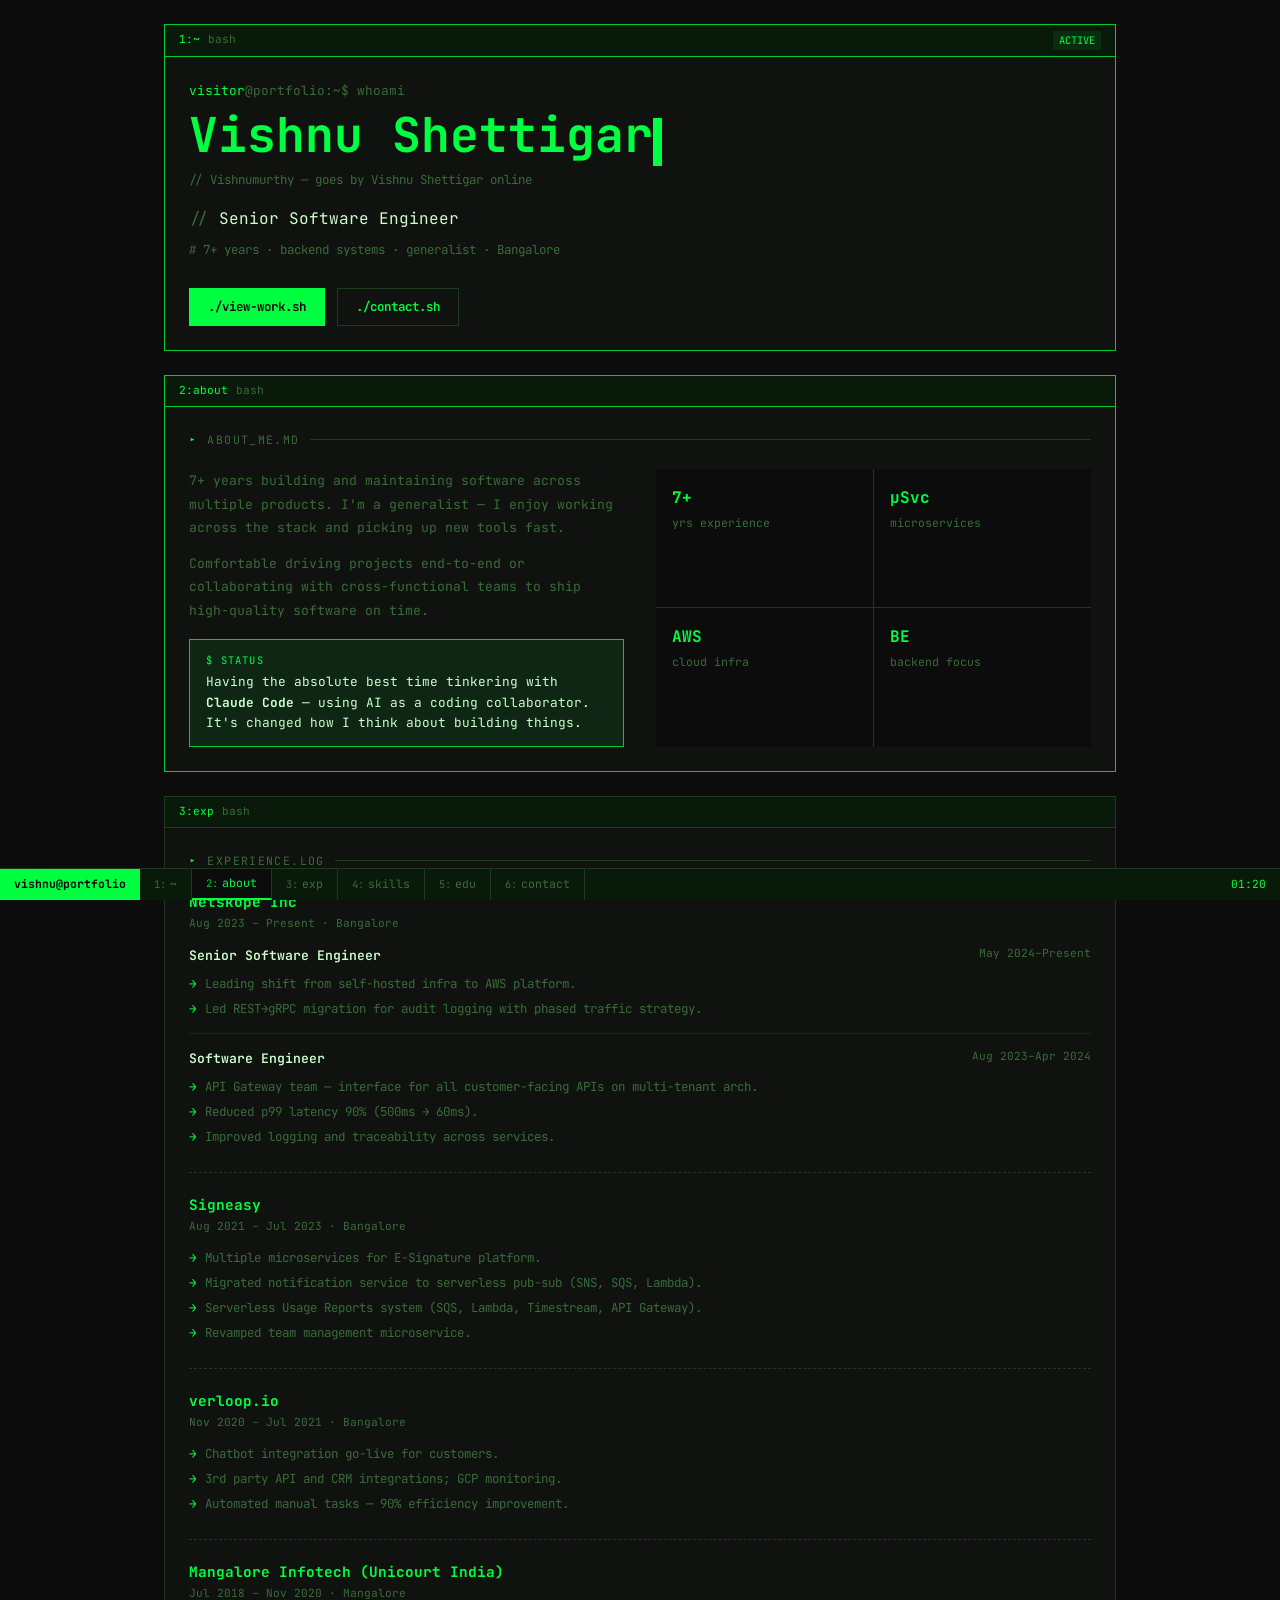
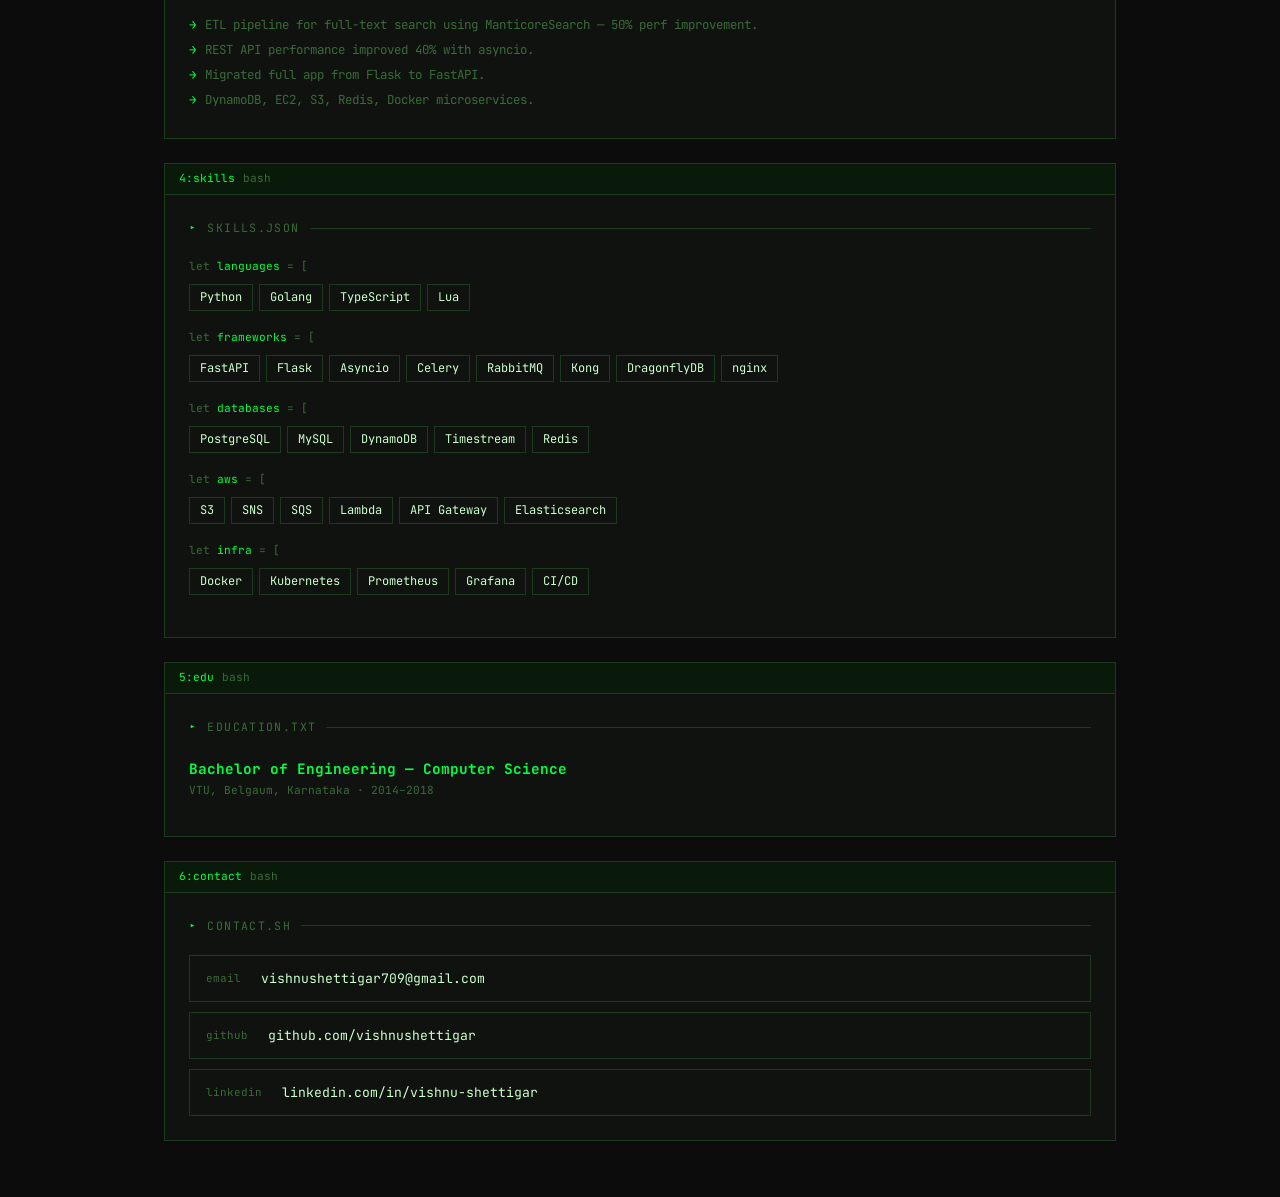
<file: previews/tmux-green.html>
<!DOCTYPE html>
<html lang="en">
<head>
  <meta charset="UTF-8" />
  <meta name="viewport" content="width=device-width, initial-scale=1.0" />
  <title>Vishnu Shettigar — tmux green</title>
  <link href="https://fonts.googleapis.com/css2?family=JetBrains+Mono:wght@300;400;500;600;700&display=swap" rel="stylesheet" />
  <style>
    *, *::before, *::after { box-sizing: border-box; margin: 0; padding: 0; }

    :root {
      --bg:       #0c0c0c;
      --bg-pane:  #0f120f;
      --border:   #1e3a1e;
      --border-active: #00cc33;
      --green:    #00ff41;
      --green-dim:#00ff4115;
      --green-mid:#00cc33;
      --muted:    #3a6b3a;
      --text:     #ccffcc;
      --status-bg:#0a1a0a;
      --status-h: 32px;
    }

    html { scroll-behavior: smooth; }

    body {
      background: var(--bg);
      color: var(--text);
      font-family: 'JetBrains Mono', monospace;
      font-size: 13px;
      line-height: 1.6;
      padding-bottom: var(--status-h);
    }

    a { color: inherit; text-decoration: none; }
    ul { list-style: none; }

    /* ─── Status bar ─── */
    #statusbar {
      position: fixed; bottom: 0; left: 0; right: 0;
      height: var(--status-h);
      background: var(--status-bg);
      border-top: 1px solid var(--border);
      display: flex; align-items: center;
      z-index: 200; user-select: none;
    }
    .sb-session {
      padding: 0 14px;
      background: var(--green); color: #000;
      font-weight: 700; font-size: 0.72rem;
      height: 100%; display: flex; align-items: center;
      white-space: nowrap;
    }
    .sb-windows {
      display: flex; align-items: center; height: 100%; flex: 1;
    }
    .sb-win {
      padding: 0 14px; height: 100%;
      display: flex; align-items: center;
      font-size: 0.72rem; color: var(--muted);
      border-right: 1px solid var(--border);
      cursor: pointer; transition: background 0.15s, color 0.15s;
      white-space: nowrap;
    }
    .sb-win:hover { color: var(--text); background: #111; }
    .sb-win.active { background: var(--bg); color: var(--green); border-bottom: 2px solid var(--green); }
    .sb-win .win-num { color: var(--muted); margin-right: 4px; font-size: 0.65rem; }
    .sb-win.active .win-num { color: var(--green-mid); }
    .sb-right {
      padding: 0 14px; margin-left: auto;
      font-size: 0.7rem; color: var(--muted);
      display: flex; align-items: center; gap: 16px;
    }
    .sb-right span { color: var(--green); }

    /* ─── Main scroll area ─── */
    main { padding: 24px; display: flex; flex-direction: column; gap: 24px; max-width: 1000px; margin: 0 auto; }

    /* ─── Pane ─── */
    .pane {
      border: 1px solid var(--border);
      position: relative;
      background: var(--bg-pane);
    }
    .pane.active-pane { border-color: var(--border-active); }
    .pane-titlebar {
      background: var(--status-bg);
      border-bottom: 1px solid var(--border);
      padding: 6px 14px;
      font-size: 0.7rem; color: var(--muted);
      display: flex; align-items: center; gap: 8px;
    }
    .active-pane .pane-titlebar { border-color: var(--border-active); }
    .pane-titlebar-name { color: var(--green); }
    .pane-titlebar-flag {
      margin-left: auto; font-size: 0.65rem;
      color: var(--green); background: var(--green-dim);
      padding: 1px 6px;
    }
    .pane-body { padding: 24px; }

    /* ─── Hero pane ─── */
    .hero-prompt { color: var(--muted); margin-bottom: 8px; font-size: 0.8rem; }
    .hero-prompt .hl { color: var(--green); }
    .hero-name {
      font-size: clamp(2rem, 5vw, 3rem);
      font-weight: 700; color: var(--green); line-height: 1.1; margin-bottom: 4px;
    }
    .hero-orig { font-size: 0.78rem; color: var(--muted); margin-bottom: 16px; }
    .hero-role { font-size: 1rem; color: var(--text); margin-bottom: 8px; }
    .hero-role::before { content: '// '; color: var(--muted); }
    .hero-meta { font-size: 0.78rem; color: var(--muted); margin-bottom: 28px; }
    .cursor {
      display: inline-block; width: 9px; height: 1em;
      background: var(--green); vertical-align: text-bottom;
      animation: blink 1s step-end infinite;
    }
    @keyframes blink { 0%,100%{opacity:1} 50%{opacity:0} }
    .hero-btns { display: flex; gap: 12px; flex-wrap: wrap; }
    .btn {
      font-family: 'JetBrains Mono', monospace;
      font-size: 0.78rem; font-weight: 600;
      padding: 8px 18px; cursor: pointer; transition: all 0.15s;
      border: 1px solid var(--border);
    }
    .btn-p { background: var(--green); color: #000; border-color: var(--green); }
    .btn-p:hover { background: var(--green-mid); }
    .btn-s { background: transparent; color: var(--green); }
    .btn-s:hover { background: var(--green-dim); }

    /* ─── Section title ─── */
    .s-title {
      font-size: 0.72rem; color: var(--muted); text-transform: uppercase;
      letter-spacing: 0.12em; margin-bottom: 20px;
      display: flex; align-items: center; gap: 10px;
    }
    .s-title::before { content: '▸'; color: var(--green); }
    .s-title::after { content: ''; flex: 1; height: 1px; background: var(--border); }

    /* ─── About ─── */
    .about-grid { display: grid; grid-template-columns: 1fr 1fr; gap: 32px; }
    .about-text p { color: var(--muted); margin-bottom: 12px; font-size: 0.82rem; line-height: 1.8; }
    .now-block {
      border: 1px solid var(--green-mid);
      padding: 12px 16px;
      margin-top: 16px;
      background: var(--green-dim);
      font-size: 0.8rem;
    }
    .now-label { color: var(--green); font-size: 0.65rem; letter-spacing: 0.12em; text-transform: uppercase; margin-bottom: 4px; }
    .now-label::before { content: '$ '; }
    .now-text { color: var(--text); }
    .hcards { display: grid; grid-template-columns: 1fr 1fr; gap: 1px; background: var(--border); }
    .hcard {
      background: var(--bg); padding: 16px;
      transition: background 0.15s;
    }
    .hcard:hover { background: #111; }
    .hcard strong { display: block; font-size: 1rem; color: var(--green); margin-bottom: 2px; }
    .hcard span { font-size: 0.72rem; color: var(--muted); }

    /* ─── Skills ─── */
    .skill-block { margin-bottom: 18px; }
    .skill-label { font-size: 0.7rem; color: var(--green); margin-bottom: 8px; }
    .skill-label::before { content: 'let '; color: var(--muted); }
    .skill-label::after { content: ' = ['; color: var(--muted); }
    .badges { display: flex; flex-wrap: wrap; gap: 6px; }
    .badge {
      border: 1px solid var(--border); color: var(--text);
      padding: 3px 10px; font-size: 0.75rem;
      transition: all 0.15s;
    }
    .badge:hover { border-color: var(--green); color: var(--green); background: var(--green-dim); }

    /* ─── Timeline ─── */
    .tblock { margin-bottom: 20px; padding-bottom: 20px; border-bottom: 1px dashed var(--border); }
    .tblock:last-child { border-bottom: none; margin-bottom: 0; padding-bottom: 0; }
    .t-company { color: var(--green); font-size: 0.9rem; font-weight: 700; margin-bottom: 2px; }
    .t-period { font-size: 0.7rem; color: var(--muted); margin-bottom: 12px; }
    .subrole + .subrole { margin-top: 14px; padding-top: 14px; border-top: 1px dotted var(--border); }
    .sr-h { display: flex; justify-content: space-between; margin-bottom: 8px; flex-wrap: wrap; gap: 4px; }
    .sr-title { font-size: 0.82rem; font-weight: 600; color: var(--text); }
    .sr-p { font-size: 0.7rem; color: var(--muted); }
    .bullets li {
      font-size: 0.78rem; color: var(--muted); padding-left: 16px;
      position: relative; margin-bottom: 5px; line-height: 1.6;
    }
    .bullets li::before { content: '→'; position: absolute; left: 0; color: var(--green); }

    /* ─── Contact ─── */
    .contact-list { display: flex; flex-direction: column; gap: 10px; }
    .clink {
      display: flex; align-items: center; gap: 12px;
      border: 1px solid var(--border); padding: 12px 16px;
      font-size: 0.82rem; transition: all 0.15s;
    }
    .clink:hover { border-color: var(--green); background: var(--green-dim); }
    .clink-label { color: var(--muted); font-size: 0.68rem; margin-right: 8px; }

    @media(max-width: 640px) {
      .about-grid { grid-template-columns: 1fr; }
      .sb-right { display: none; }
    }
  </style>
</head>
<body>

  <!-- STATUS BAR -->
  <div id="statusbar">
    <div class="sb-session">vishnu@portfolio</div>
    <div class="sb-windows">
      <a href="#hero"       class="sb-win active" data-sec="hero">       <span class="win-num">1:</span>~</a>
      <a href="#about"      class="sb-win"         data-sec="about">      <span class="win-num">2:</span>about</a>
      <a href="#experience" class="sb-win"         data-sec="experience"> <span class="win-num">3:</span>exp</a>
      <a href="#skills"     class="sb-win"         data-sec="skills">     <span class="win-num">4:</span>skills</a>
      <a href="#education"  class="sb-win"         data-sec="education">  <span class="win-num">5:</span>edu</a>
      <a href="#contact"    class="sb-win"         data-sec="contact">    <span class="win-num">6:</span>contact</a>
    </div>
    <div class="sb-right">
      <span id="sb-time">--:--</span>
    </div>
  </div>

  <main>

    <!-- HERO PANE -->
    <div class="pane active-pane" id="hero">
      <div class="pane-titlebar">
        <span class="pane-titlebar-name">1:~</span>
        <span>bash</span>
        <span class="pane-titlebar-flag">ACTIVE</span>
      </div>
      <div class="pane-body">
        <p class="hero-prompt"><span class="hl">visitor</span>@portfolio:~$ whoami</p>
        <h1 class="hero-name">Vishnu Shettigar<span class="cursor"></span></h1>
        <p class="hero-orig">// Vishnumurthy — goes by Vishnu Shettigar online</p>
        <p class="hero-role">Senior Software Engineer</p>
        <p class="hero-meta"># 7+ years · backend systems · generalist · Bangalore</p>
        <div class="hero-btns">
          <a href="#experience" class="btn btn-p">./view-work.sh</a>
          <a href="#contact"    class="btn btn-s">./contact.sh</a>
        </div>
      </div>
    </div>

    <!-- ABOUT PANE -->
    <div class="pane" id="about">
      <div class="pane-titlebar"><span class="pane-titlebar-name">2:about</span><span>bash</span></div>
      <div class="pane-body">
        <p class="s-title">about_me.md</p>
        <div class="about-grid">
          <div>
            <div class="about-text">
              <p>7+ years building and maintaining software across multiple products. I'm a generalist — I enjoy working across the stack and picking up new tools fast.</p>
              <p>Comfortable driving projects end-to-end or collaborating with cross-functional teams to ship high-quality software on time.</p>
            </div>
            <div class="now-block">
              <p class="now-label">status</p>
              <p class="now-text">Having the absolute best time tinkering with <strong>Claude Code</strong> — using AI as a coding collaborator. It's changed how I think about building things.</p>
            </div>
          </div>
          <div class="hcards">
            <div class="hcard"><strong>7+</strong><span>yrs experience</span></div>
            <div class="hcard"><strong>μSvc</strong><span>microservices</span></div>
            <div class="hcard"><strong>AWS</strong><span>cloud infra</span></div>
            <div class="hcard"><strong>BE</strong><span>backend focus</span></div>
          </div>
        </div>
      </div>
    </div>

    <!-- EXPERIENCE PANE -->
    <div class="pane" id="experience">
      <div class="pane-titlebar"><span class="pane-titlebar-name">3:exp</span><span>bash</span></div>
      <div class="pane-body">
        <p class="s-title">experience.log</p>

        <div class="tblock">
          <p class="t-company">Netskope Inc</p>
          <p class="t-period">Aug 2023 – Present · Bangalore</p>
          <div class="subrole">
            <div class="sr-h"><span class="sr-title">Senior Software Engineer</span><span class="sr-p">May 2024–Present</span></div>
            <ul class="bullets">
              <li>Leading shift from self-hosted infra to AWS platform.</li>
              <li>Led REST→gRPC migration for audit logging with phased traffic strategy.</li>
            </ul>
          </div>
          <div class="subrole">
            <div class="sr-h"><span class="sr-title">Software Engineer</span><span class="sr-p">Aug 2023–Apr 2024</span></div>
            <ul class="bullets">
              <li>API Gateway team — interface for all customer-facing APIs on multi-tenant arch.</li>
              <li>Reduced p99 latency 90% (500ms → 60ms).</li>
              <li>Improved logging and traceability across services.</li>
            </ul>
          </div>
        </div>

        <div class="tblock">
          <p class="t-company">Signeasy</p>
          <p class="t-period">Aug 2021 – Jul 2023 · Bangalore</p>
          <ul class="bullets">
            <li>Multiple microservices for E-Signature platform.</li>
            <li>Migrated notification service to serverless pub-sub (SNS, SQS, Lambda).</li>
            <li>Serverless Usage Reports system (SQS, Lambda, Timestream, API Gateway).</li>
            <li>Revamped team management microservice.</li>
          </ul>
        </div>

        <div class="tblock">
          <p class="t-company">verloop.io</p>
          <p class="t-period">Nov 2020 – Jul 2021 · Bangalore</p>
          <ul class="bullets">
            <li>Chatbot integration go-live for customers.</li>
            <li>3rd party API and CRM integrations; GCP monitoring.</li>
            <li>Automated manual tasks — 90% efficiency improvement.</li>
          </ul>
        </div>

        <div class="tblock">
          <p class="t-company">Mangalore Infotech (Unicourt India)</p>
          <p class="t-period">Jul 2018 – Nov 2020 · Mangalore</p>
          <ul class="bullets">
            <li>ETL pipeline for full-text search using ManticoreSearch — 50% perf improvement.</li>
            <li>REST API performance improved 40% with asyncio.</li>
            <li>Migrated full app from Flask to FastAPI.</li>
            <li>DynamoDB, EC2, S3, Redis, Docker microservices.</li>
          </ul>
        </div>
      </div>
    </div>

    <!-- SKILLS PANE -->
    <div class="pane" id="skills">
      <div class="pane-titlebar"><span class="pane-titlebar-name">4:skills</span><span>bash</span></div>
      <div class="pane-body">
        <p class="s-title">skills.json</p>
        <div class="skill-block"><p class="skill-label">languages</p><div class="badges"><span class="badge">Python</span><span class="badge">Golang</span><span class="badge">TypeScript</span><span class="badge">Lua</span></div></div>
        <div class="skill-block"><p class="skill-label">frameworks</p><div class="badges"><span class="badge">FastAPI</span><span class="badge">Flask</span><span class="badge">Asyncio</span><span class="badge">Celery</span><span class="badge">RabbitMQ</span><span class="badge">Kong</span><span class="badge">DragonflyDB</span><span class="badge">nginx</span></div></div>
        <div class="skill-block"><p class="skill-label">databases</p><div class="badges"><span class="badge">PostgreSQL</span><span class="badge">MySQL</span><span class="badge">DynamoDB</span><span class="badge">Timestream</span><span class="badge">Redis</span></div></div>
        <div class="skill-block"><p class="skill-label">aws</p><div class="badges"><span class="badge">S3</span><span class="badge">SNS</span><span class="badge">SQS</span><span class="badge">Lambda</span><span class="badge">API Gateway</span><span class="badge">Elasticsearch</span></div></div>
        <div class="skill-block"><p class="skill-label">infra</p><div class="badges"><span class="badge">Docker</span><span class="badge">Kubernetes</span><span class="badge">Prometheus</span><span class="badge">Grafana</span><span class="badge">CI/CD</span></div></div>
      </div>
    </div>

    <!-- EDUCATION PANE -->
    <div class="pane" id="education">
      <div class="pane-titlebar"><span class="pane-titlebar-name">5:edu</span><span>bash</span></div>
      <div class="pane-body">
        <p class="s-title">education.txt</p>
        <p class="t-company">Bachelor of Engineering — Computer Science</p>
        <p class="t-period">VTU, Belgaum, Karnataka · 2014–2018</p>
      </div>
    </div>

    <!-- CONTACT PANE -->
    <div class="pane" id="contact">
      <div class="pane-titlebar"><span class="pane-titlebar-name">6:contact</span><span>bash</span></div>
      <div class="pane-body">
        <p class="s-title">contact.sh</p>
        <div class="contact-list">
          <a href="mailto:vishnushettigar709@gmail.com" class="clink"><span class="clink-label">email</span>vishnushettigar709@gmail.com</a>
          <a href="https://github.com/vishnushettigar" target="_blank" class="clink"><span class="clink-label">github</span>github.com/vishnushettigar</a>
          <a href="https://www.linkedin.com/in/vishnu-shettigar-16045155/" target="_blank" class="clink"><span class="clink-label">linkedin</span>linkedin.com/in/vishnu-shettigar</a>
        </div>
      </div>
    </div>

  </main>

  <script>
    // Clock
    function tick() {
      const t = new Date();
      document.getElementById('sb-time').textContent =
        t.getHours().toString().padStart(2,'0') + ':' +
        t.getMinutes().toString().padStart(2,'0');
    }
    tick(); setInterval(tick, 10000);

    // Active window tab via IntersectionObserver
    const wins = document.querySelectorAll('.sb-win');
    const sections = document.querySelectorAll('main .pane[id]');
    const obs = new IntersectionObserver(entries => {
      entries.forEach(e => {
        if (e.isIntersecting) {
          wins.forEach(w => w.classList.toggle('active', w.dataset.sec === e.target.id));
          e.target.classList.add('active-pane');
        } else {
          e.target.classList.remove('active-pane');
        }
      });
    }, { threshold: 0.35 });
    sections.forEach(s => obs.observe(s));

    // Smooth scroll for status bar links
    wins.forEach(w => {
      w.addEventListener('click', e => {
        e.preventDefault();
        document.querySelector('#' + w.dataset.sec)?.scrollIntoView({ behavior: 'smooth' });
      });
    });
  </script>
</body>
</html>
</file>
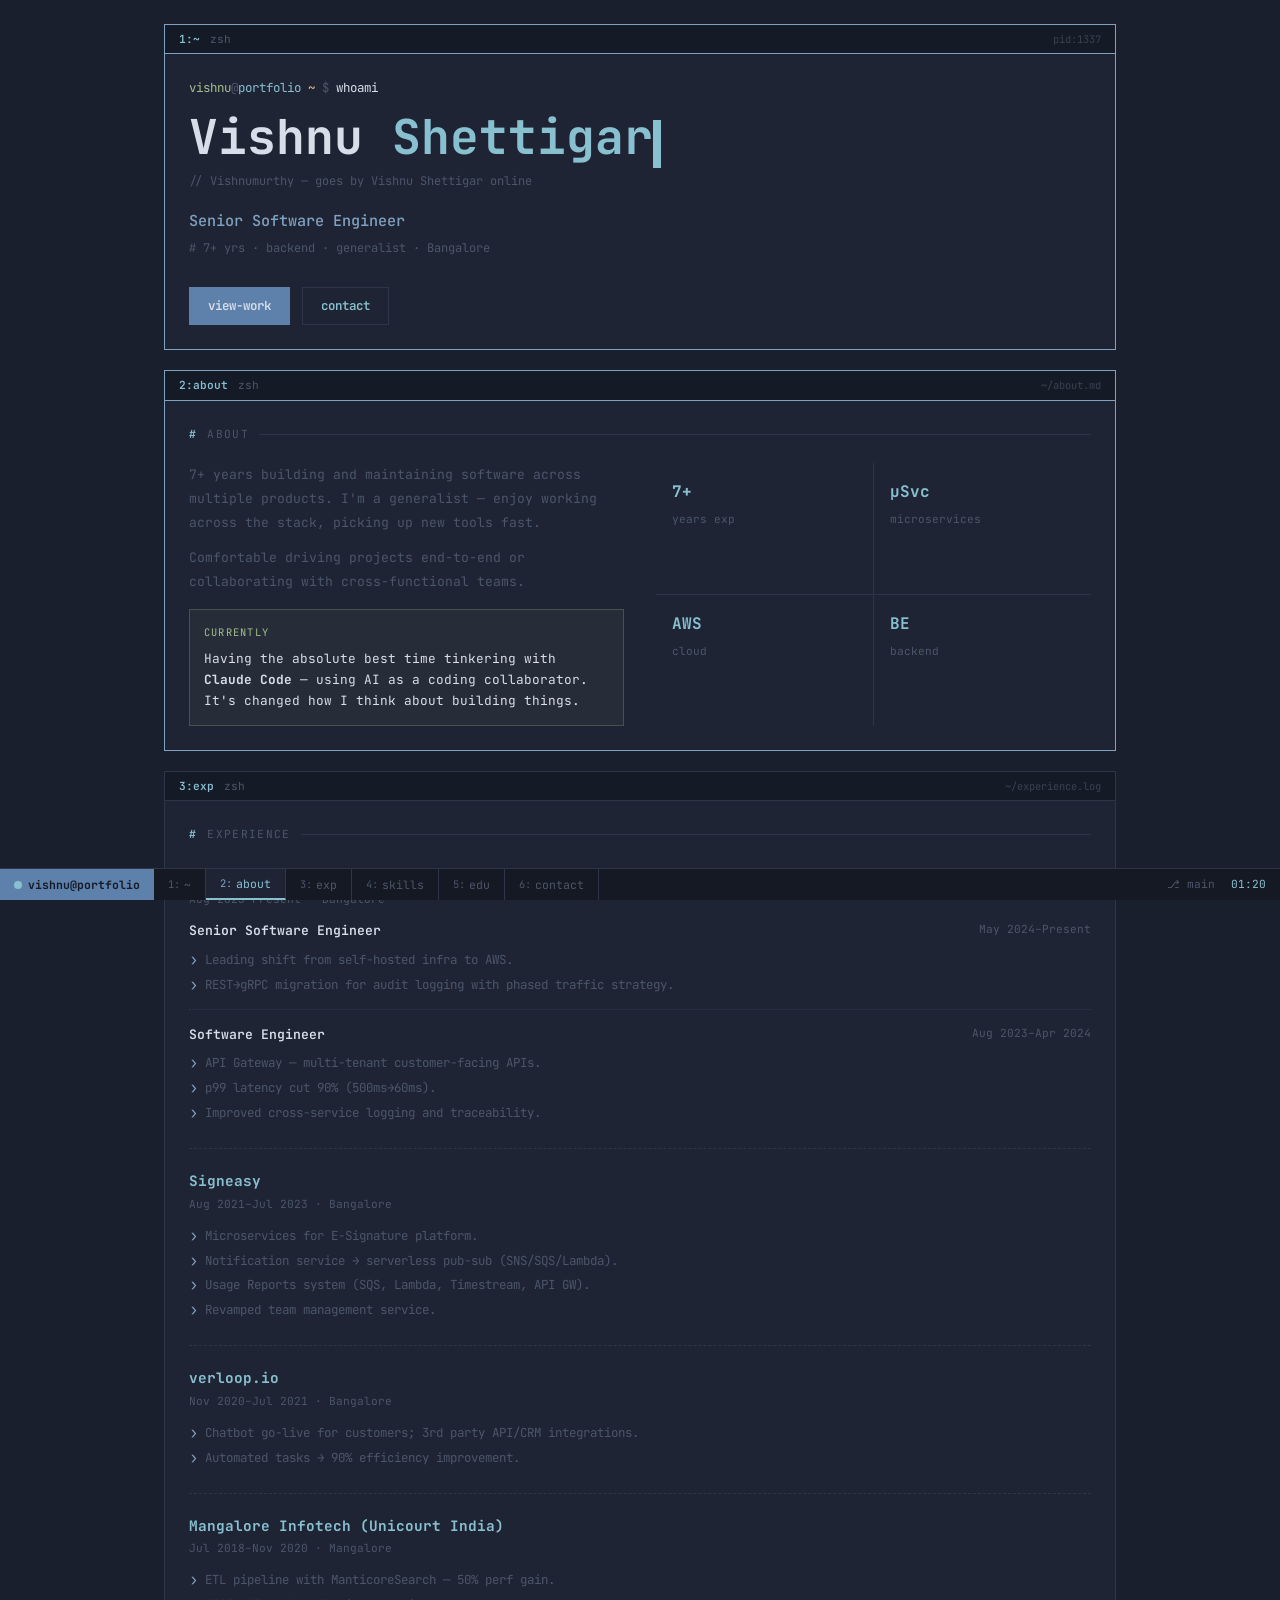
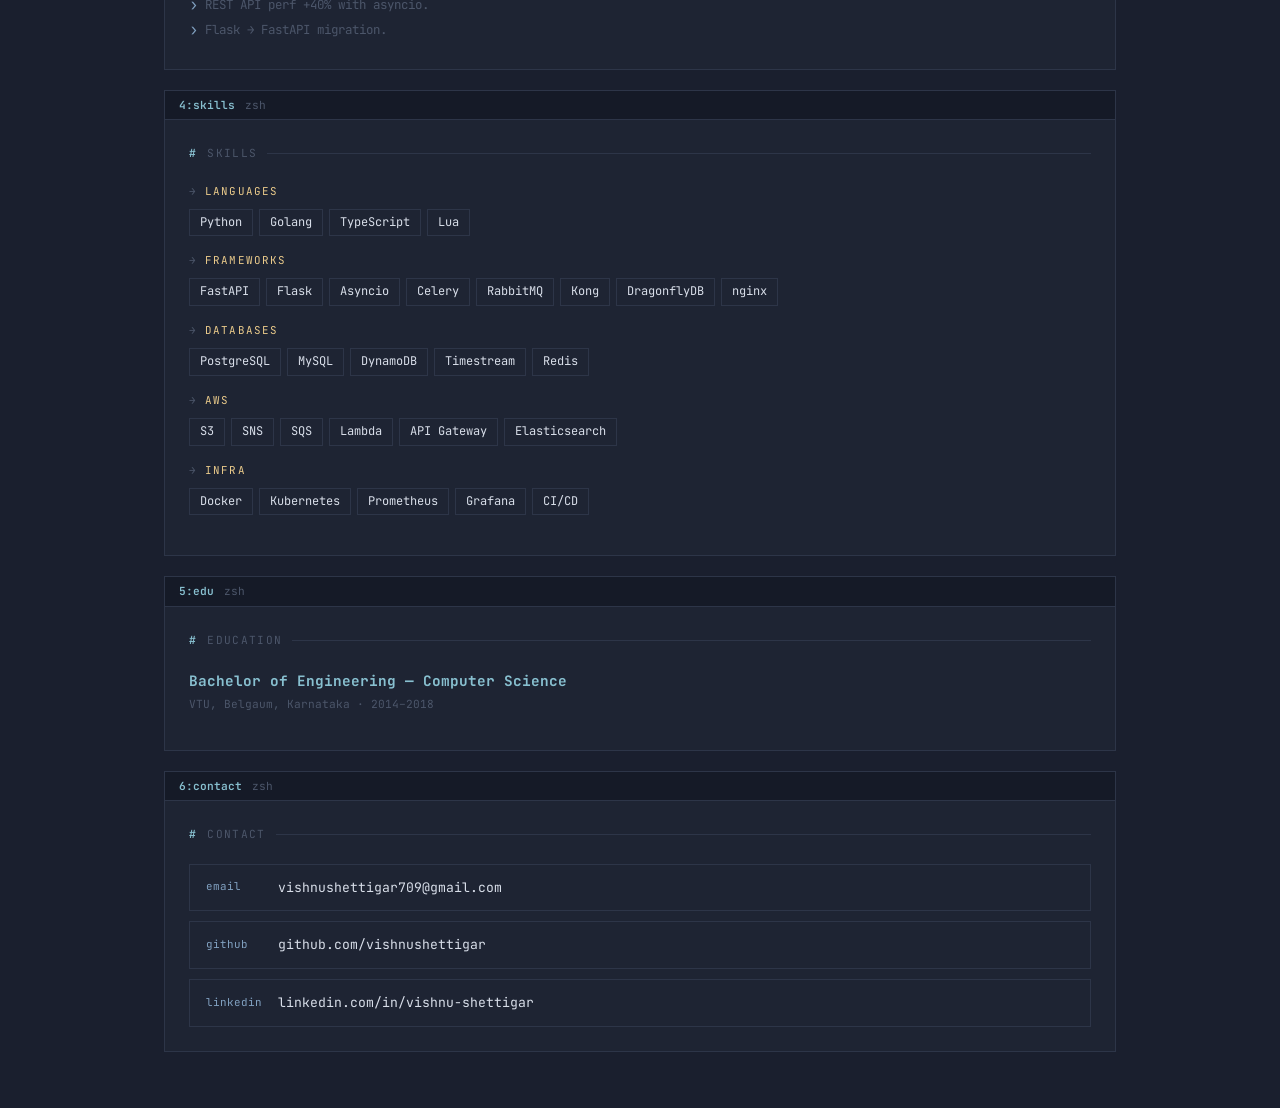
<file: previews/tmux-nord.html>
<!DOCTYPE html>
<html lang="en">
<head>
  <meta charset="UTF-8" />
  <meta name="viewport" content="width=device-width, initial-scale=1.0" />
  <title>Vishnu Shettigar — tmux nord</title>
  <link href="https://fonts.googleapis.com/css2?family=JetBrains+Mono:wght@300;400;500;600;700&display=swap" rel="stylesheet" />
  <style>
    *, *::before, *::after { box-sizing: border-box; margin: 0; padding: 0; }

    :root {
      --bg:       #1a1f2e;
      --bg-pane:  #1e2433;
      --bg-dark:  #151a27;
      --border:   #2d3548;
      --border-active: #81a1c1;
      --text:     #d8dee9;
      --muted:    #4c566a;
      --subtle:   #3b4252;
      --blue:     #81a1c1;
      --cyan:     #88c0d0;
      --teal:     #8fbcbb;
      --frost4:   #5e81ac;
      --green:    #a3be8c;
      --yellow:   #ebcb8b;
      --status-bg:#141923;
      --status-h: 32px;
    }

    html { scroll-behavior: smooth; }
    body {
      background: var(--bg);
      color: var(--text);
      font-family: 'JetBrains Mono', monospace;
      font-size: 13px;
      line-height: 1.65;
      padding-bottom: var(--status-h);
    }
    a { color: inherit; text-decoration: none; }
    ul { list-style: none; }

    /* ─── Status bar ─── */
    #statusbar {
      position: fixed; bottom: 0; left: 0; right: 0;
      height: var(--status-h);
      background: var(--status-bg);
      border-top: 1px solid var(--border);
      display: flex; align-items: center;
      z-index: 200;
    }
    .sb-session {
      padding: 0 14px;
      background: var(--frost4); color: var(--bg-dark);
      font-weight: 700; font-size: 0.72rem;
      height: 100%; display: flex; align-items: center;
      white-space: nowrap; gap: 6px;
    }
    .sb-session::before { content: ''; width: 8px; height: 8px; background: var(--cyan); border-radius: 50%; }
    .sb-windows { display: flex; align-items: center; height: 100%; flex: 1; }
    .sb-win {
      padding: 0 14px; height: 100%;
      display: flex; align-items: center;
      font-size: 0.72rem; color: var(--muted);
      border-right: 1px solid var(--border);
      cursor: pointer; transition: all 0.15s;
      white-space: nowrap;
    }
    .sb-win:hover { color: var(--text); background: var(--subtle); }
    .sb-win.active { color: var(--cyan); background: var(--bg-pane); border-bottom: 2px solid var(--cyan); }
    .sb-win .wn { color: var(--muted); margin-right: 4px; font-size: 0.65rem; }
    .sb-win.active .wn { color: var(--blue); }
    .sb-right {
      padding: 0 14px; margin-left: auto;
      font-size: 0.7rem; color: var(--muted);
      display: flex; align-items: center; gap: 16px;
    }
    .sb-right .hl { color: var(--cyan); }
    .sb-right .branch::before { content: ' '; }

    /* ─── Main ─── */
    main { padding: 24px; display: flex; flex-direction: column; gap: 20px; max-width: 1000px; margin: 0 auto; }

    /* ─── Pane ─── */
    .pane { border: 1px solid var(--border); background: var(--bg-pane); transition: border-color 0.2s; }
    .pane.active-pane { border-color: var(--border-active); }
    .pane-titlebar {
      background: var(--bg-dark);
      border-bottom: 1px solid var(--border);
      padding: 5px 14px;
      font-size: 0.7rem; color: var(--muted);
      display: flex; align-items: center; gap: 10px;
    }
    .active-pane .pane-titlebar { border-color: var(--border-active); }
    .pane-titlebar-name { color: var(--cyan); font-weight: 600; }
    .pane-titlebar-pid { margin-left: auto; color: var(--subtle); font-size: 0.65rem; }
    .pane-body { padding: 24px; }

    /* ─── Hero ─── */
    .hero-prompt { color: var(--muted); font-size: 0.78rem; margin-bottom: 12px; }
    .hero-prompt .u { color: var(--green); }
    .hero-prompt .h { color: var(--cyan); }
    .hero-prompt .p { color: var(--yellow); }
    .hero-name {
      font-size: clamp(1.8rem, 5vw, 3rem);
      font-weight: 700; color: var(--text); line-height: 1.1; margin-bottom: 4px;
    }
    .hero-name .accent { color: var(--cyan); }
    .hero-orig { font-size: 0.75rem; color: var(--muted); margin-bottom: 16px; }
    .hero-role { font-size: 0.95rem; color: var(--blue); margin-bottom: 6px; font-weight: 500; }
    .hero-meta { font-size: 0.75rem; color: var(--muted); margin-bottom: 28px; }
    .cursor { display: inline-block; width: 8px; height: 1em; background: var(--cyan); vertical-align: text-bottom; animation: blink 1s step-end infinite; }
    @keyframes blink { 0%,100%{opacity:1} 50%{opacity:0} }
    .hero-btns { display: flex; gap: 12px; flex-wrap: wrap; }
    .btn {
      font-family: 'JetBrains Mono', monospace;
      font-size: 0.78rem; font-weight: 600;
      padding: 8px 18px; border: 1px solid var(--border); cursor: pointer; transition: all 0.15s;
    }
    .btn-p { background: var(--frost4); color: var(--text); border-color: var(--frost4); }
    .btn-p:hover { background: var(--blue); border-color: var(--blue); }
    .btn-s { background: transparent; color: var(--cyan); border-color: var(--border); }
    .btn-s:hover { border-color: var(--cyan); background: rgba(136,192,208,0.08); }

    /* ─── Shared ─── */
    .s-title { font-size: 0.7rem; color: var(--muted); text-transform: uppercase; letter-spacing: 0.12em; margin-bottom: 20px; display: flex; align-items: center; gap: 10px; }
    .s-title::before { content: '#'; color: var(--cyan); font-weight: 700; }
    .s-title::after { content: ''; flex: 1; height: 1px; background: var(--border); }

    /* ─── About ─── */
    .about-grid { display: grid; grid-template-columns: 1fr 1fr; gap: 32px; }
    .about-text p { color: var(--muted); margin-bottom: 12px; font-size: 0.82rem; line-height: 1.8; }
    .now-block { margin-top: 16px; background: rgba(163,190,140,0.06); border: 1px solid rgba(163,190,140,0.25); padding: 14px; }
    .now-label { font-size: 0.65rem; letter-spacing: 0.12em; text-transform: uppercase; color: var(--green); margin-bottom: 6px; }
    .now-text { font-size: 0.8rem; color: var(--text); }
    .hcards { display: grid; grid-template-columns: 1fr 1fr; gap: 1px; background: var(--border); }
    .hcard { background: var(--bg-pane); padding: 16px; transition: background 0.15s; }
    .hcard:hover { background: var(--subtle); }
    .hcard strong { display: block; font-size: 1rem; color: var(--cyan); margin-bottom: 2px; }
    .hcard span { font-size: 0.7rem; color: var(--muted); }

    /* ─── Skills ─── */
    .skill-block { margin-bottom: 16px; }
    .skill-label { font-size: 0.68rem; color: var(--yellow); margin-bottom: 8px; text-transform: uppercase; letter-spacing: 0.1em; }
    .skill-label::before { content: '→ '; color: var(--muted); }
    .badges { display: flex; flex-wrap: wrap; gap: 6px; }
    .badge { border: 1px solid var(--border); color: var(--text); padding: 3px 10px; font-size: 0.75rem; transition: all 0.15s; }
    .badge:hover { border-color: var(--cyan); color: var(--cyan); background: rgba(136,192,208,0.08); }

    /* ─── Timeline ─── */
    .tblock { margin-bottom: 20px; padding-bottom: 20px; border-bottom: 1px dashed var(--border); }
    .tblock:last-child { border-bottom: none; margin-bottom: 0; padding-bottom: 0; }
    .t-company { color: var(--cyan); font-size: 0.9rem; font-weight: 700; margin-bottom: 2px; }
    .t-period { font-size: 0.7rem; color: var(--muted); margin-bottom: 12px; }
    .subrole + .subrole { margin-top: 14px; padding-top: 14px; border-top: 1px dotted var(--border); }
    .sr-h { display: flex; justify-content: space-between; margin-bottom: 8px; flex-wrap: wrap; gap: 4px; }
    .sr-title { font-size: 0.82rem; font-weight: 600; color: var(--text); }
    .sr-p { font-size: 0.7rem; color: var(--muted); }
    .bullets li { font-size: 0.78rem; color: var(--muted); padding-left: 16px; position: relative; margin-bottom: 5px; line-height: 1.6; }
    .bullets li::before { content: '›'; position: absolute; left: 0; color: var(--blue); font-size: 1rem; line-height: 1.3; }

    /* ─── Contact ─── */
    .contact-list { display: flex; flex-direction: column; gap: 10px; }
    .clink { display: flex; align-items: center; gap: 12px; border: 1px solid var(--border); padding: 12px 16px; font-size: 0.82rem; transition: all 0.15s; }
    .clink:hover { border-color: var(--cyan); background: rgba(136,192,208,0.05); }
    .clink-label { color: var(--blue); font-size: 0.68rem; min-width: 60px; }

    @media(max-width:640px) { .about-grid{grid-template-columns:1fr} .sb-right{display:none} }
  </style>
</head>
<body>

  <div id="statusbar">
    <div class="sb-session">vishnu@portfolio</div>
    <div class="sb-windows">
      <a class="sb-win active" data-sec="hero">      <span class="wn">1:</span>~</a>
      <a class="sb-win"        data-sec="about">     <span class="wn">2:</span>about</a>
      <a class="sb-win"        data-sec="experience"><span class="wn">3:</span>exp</a>
      <a class="sb-win"        data-sec="skills">    <span class="wn">4:</span>skills</a>
      <a class="sb-win"        data-sec="education"> <span class="wn">5:</span>edu</a>
      <a class="sb-win"        data-sec="contact">   <span class="wn">6:</span>contact</a>
    </div>
    <div class="sb-right">
      <span class="branch">⎇ main</span>
      <span class="hl" id="sb-time">--:--</span>
    </div>
  </div>

  <main>

    <div class="pane active-pane" id="hero">
      <div class="pane-titlebar">
        <span class="pane-titlebar-name">1:~</span>
        <span>zsh</span>
        <span class="pane-titlebar-pid">pid:1337</span>
      </div>
      <div class="pane-body">
        <p class="hero-prompt"><span class="u">vishnu</span><span class="muted">@</span><span class="h">portfolio</span> <span class="p">~</span> $ <span style="color:var(--text)">whoami</span></p>
        <h1 class="hero-name">Vishnu <span class="accent">Shettigar</span><span class="cursor"></span></h1>
        <p class="hero-orig">// Vishnumurthy — goes by Vishnu Shettigar online</p>
        <p class="hero-role">Senior Software Engineer</p>
        <p class="hero-meta"># 7+ yrs · backend · generalist · Bangalore</p>
        <div class="hero-btns">
          <a href="#experience" class="btn btn-p">view-work</a>
          <a href="#contact"    class="btn btn-s">contact</a>
        </div>
      </div>
    </div>

    <div class="pane" id="about">
      <div class="pane-titlebar"><span class="pane-titlebar-name">2:about</span><span>zsh</span><span class="pane-titlebar-pid">~/about.md</span></div>
      <div class="pane-body">
        <p class="s-title">about</p>
        <div class="about-grid">
          <div>
            <div class="about-text">
              <p>7+ years building and maintaining software across multiple products. I'm a generalist — enjoy working across the stack, picking up new tools fast.</p>
              <p>Comfortable driving projects end-to-end or collaborating with cross-functional teams.</p>
            </div>
            <div class="now-block">
              <p class="now-label">currently</p>
              <p class="now-text">Having the absolute best time tinkering with <strong>Claude Code</strong> — using AI as a coding collaborator. It's changed how I think about building things.</p>
            </div>
          </div>
          <div class="hcards">
            <div class="hcard"><strong>7+</strong><span>years exp</span></div>
            <div class="hcard"><strong>μSvc</strong><span>microservices</span></div>
            <div class="hcard"><strong>AWS</strong><span>cloud</span></div>
            <div class="hcard"><strong>BE</strong><span>backend</span></div>
          </div>
        </div>
      </div>
    </div>

    <div class="pane" id="experience">
      <div class="pane-titlebar"><span class="pane-titlebar-name">3:exp</span><span>zsh</span><span class="pane-titlebar-pid">~/experience.log</span></div>
      <div class="pane-body">
        <p class="s-title">experience</p>
        <div class="tblock">
          <p class="t-company">Netskope Inc</p><p class="t-period">Aug 2023–Present · Bangalore</p>
          <div class="subrole">
            <div class="sr-h"><span class="sr-title">Senior Software Engineer</span><span class="sr-p">May 2024–Present</span></div>
            <ul class="bullets"><li>Leading shift from self-hosted infra to AWS.</li><li>REST→gRPC migration for audit logging with phased traffic strategy.</li></ul>
          </div>
          <div class="subrole">
            <div class="sr-h"><span class="sr-title">Software Engineer</span><span class="sr-p">Aug 2023–Apr 2024</span></div>
            <ul class="bullets"><li>API Gateway — multi-tenant customer-facing APIs.</li><li>p99 latency cut 90% (500ms→60ms).</li><li>Improved cross-service logging and traceability.</li></ul>
          </div>
        </div>
        <div class="tblock">
          <p class="t-company">Signeasy</p><p class="t-period">Aug 2021–Jul 2023 · Bangalore</p>
          <ul class="bullets"><li>Microservices for E-Signature platform.</li><li>Notification service → serverless pub-sub (SNS/SQS/Lambda).</li><li>Usage Reports system (SQS, Lambda, Timestream, API GW).</li><li>Revamped team management service.</li></ul>
        </div>
        <div class="tblock">
          <p class="t-company">verloop.io</p><p class="t-period">Nov 2020–Jul 2021 · Bangalore</p>
          <ul class="bullets"><li>Chatbot go-live for customers; 3rd party API/CRM integrations.</li><li>Automated tasks → 90% efficiency improvement.</li></ul>
        </div>
        <div class="tblock">
          <p class="t-company">Mangalore Infotech (Unicourt India)</p><p class="t-period">Jul 2018–Nov 2020 · Mangalore</p>
          <ul class="bullets"><li>ETL pipeline with ManticoreSearch — 50% perf gain.</li><li>REST API perf +40% with asyncio.</li><li>Flask → FastAPI migration.</li></ul>
        </div>
      </div>
    </div>

    <div class="pane" id="skills">
      <div class="pane-titlebar"><span class="pane-titlebar-name">4:skills</span><span>zsh</span></div>
      <div class="pane-body">
        <p class="s-title">skills</p>
        <div class="skill-block"><p class="skill-label">languages</p><div class="badges"><span class="badge">Python</span><span class="badge">Golang</span><span class="badge">TypeScript</span><span class="badge">Lua</span></div></div>
        <div class="skill-block"><p class="skill-label">frameworks</p><div class="badges"><span class="badge">FastAPI</span><span class="badge">Flask</span><span class="badge">Asyncio</span><span class="badge">Celery</span><span class="badge">RabbitMQ</span><span class="badge">Kong</span><span class="badge">DragonflyDB</span><span class="badge">nginx</span></div></div>
        <div class="skill-block"><p class="skill-label">databases</p><div class="badges"><span class="badge">PostgreSQL</span><span class="badge">MySQL</span><span class="badge">DynamoDB</span><span class="badge">Timestream</span><span class="badge">Redis</span></div></div>
        <div class="skill-block"><p class="skill-label">aws</p><div class="badges"><span class="badge">S3</span><span class="badge">SNS</span><span class="badge">SQS</span><span class="badge">Lambda</span><span class="badge">API Gateway</span><span class="badge">Elasticsearch</span></div></div>
        <div class="skill-block"><p class="skill-label">infra</p><div class="badges"><span class="badge">Docker</span><span class="badge">Kubernetes</span><span class="badge">Prometheus</span><span class="badge">Grafana</span><span class="badge">CI/CD</span></div></div>
      </div>
    </div>

    <div class="pane" id="education">
      <div class="pane-titlebar"><span class="pane-titlebar-name">5:edu</span><span>zsh</span></div>
      <div class="pane-body">
        <p class="s-title">education</p>
        <p class="t-company">Bachelor of Engineering — Computer Science</p>
        <p class="t-period">VTU, Belgaum, Karnataka · 2014–2018</p>
      </div>
    </div>

    <div class="pane" id="contact">
      <div class="pane-titlebar"><span class="pane-titlebar-name">6:contact</span><span>zsh</span></div>
      <div class="pane-body">
        <p class="s-title">contact</p>
        <div class="contact-list">
          <a href="mailto:vishnushettigar709@gmail.com" class="clink"><span class="clink-label">email</span>vishnushettigar709@gmail.com</a>
          <a href="https://github.com/vishnushettigar" target="_blank" class="clink"><span class="clink-label">github</span>github.com/vishnushettigar</a>
          <a href="https://www.linkedin.com/in/vishnu-shettigar-16045155/" target="_blank" class="clink"><span class="clink-label">linkedin</span>linkedin.com/in/vishnu-shettigar</a>
        </div>
      </div>
    </div>

  </main>

  <script>
    function tick() {
      const t = new Date();
      document.getElementById('sb-time').textContent =
        t.getHours().toString().padStart(2,'0') + ':' + t.getMinutes().toString().padStart(2,'0');
    }
    tick(); setInterval(tick, 10000);

    const wins = document.querySelectorAll('.sb-win');
    const sections = document.querySelectorAll('main .pane[id]');
    const obs = new IntersectionObserver(entries => {
      entries.forEach(e => {
        if (e.isIntersecting) {
          wins.forEach(w => w.classList.toggle('active', w.dataset.sec === e.target.id));
          e.target.classList.add('active-pane');
        } else { e.target.classList.remove('active-pane'); }
      });
    }, { threshold: 0.35 });
    sections.forEach(s => obs.observe(s));
    wins.forEach(w => w.addEventListener('click', e => {
      e.preventDefault();
      document.querySelector('#' + w.dataset.sec)?.scrollIntoView({ behavior: 'smooth' });
    }));
  </script>
</body>
</html>
</file>
<file: style.css>
/* ============================================================
   Base & Reset
   ============================================================ */
*, *::before, *::after {
  box-sizing: border-box;
  margin: 0;
  padding: 0;
}

:root {
  --bg:         #0d0d0d;
  --bg-alt:     #141414;
  --surface:    #1a1a1a;
  --border:     #252525;
  --orange:     #c8623a;
  --orange-dim: #c8623a18;
  --orange-mid: #b5562f;
  --cyan:       #4ec9b0;
  --text:       #d4d4d4;
  --muted:      #6e7681;
  --amber:      #e5c07b;
  --nav-h:      56px;
}

html { scroll-behavior: smooth; }

body {
  background: var(--bg);
  color: var(--text);
  font-family: 'JetBrains Mono', monospace;
  font-size: 14px;
  line-height: 1.7;
  -webkit-font-smoothing: antialiased;
}

a { color: inherit; text-decoration: none; }
ul { list-style: none; }

/* Scrollbar */
::-webkit-scrollbar { width: 4px; }
::-webkit-scrollbar-track { background: var(--bg); }
::-webkit-scrollbar-thumb { background: var(--border); border-radius: 2px; }

/* ============================================================
   Utility
   ============================================================ */
.container {
  max-width: 1000px;
  margin: 0 auto;
  padding: 0 24px;
}

.section { padding: 88px 0; }
.section-alt { background: var(--bg-alt); }

.section-title {
  font-size: 0.75rem;
  color: var(--muted);
  text-transform: uppercase;
  letter-spacing: 0.15em;
  margin-bottom: 32px;
  display: flex;
  align-items: center;
  gap: 12px;
}
.section-title::before { content: '##'; color: var(--orange); margin-right: 4px; }
.section-title::after  { content: ''; flex: 1; height: 1px; background: var(--border); }

.section-comment {
  font-size: 0.78rem;
  color: var(--muted);
  margin-top: -20px;
  margin-bottom: 28px;
  opacity: 0.6;
}

/* Fade-in */
.fade-in {
  opacity: 0;
  transform: translateY(20px);
  transition: opacity 0.5s ease, transform 0.5s ease;
}
.fade-in.visible {
  opacity: 1;
  transform: translateY(0);
}

/* ============================================================
   Navbar
   ============================================================ */
#navbar {
  position: fixed;
  top: 0; left: 0; right: 0;
  z-index: 100;
  height: var(--nav-h);
  background: rgba(13, 13, 13, 0.92);
  backdrop-filter: blur(8px);
  border-bottom: 1px solid var(--border);
  display: flex;
  align-items: center;
  transition: border-color 0.2s;
}

.nav-inner {
  max-width: 1000px;
  margin: 0 auto;
  padding: 0 24px;
  width: 100%;
  display: flex;
  align-items: center;
  justify-content: space-between;
}

.nav-logo {
  color: var(--orange);
  font-weight: 700;
  font-size: 0.9rem;
}
.nav-logo::before { content: '> '; color: var(--muted); }

.nav-links {
  display: flex;
  gap: 24px;
}
.nav-links a {
  font-size: 0.78rem;
  color: var(--muted);
  transition: color 0.2s;
  position: relative;
}
.nav-links a::before { content: './'; color: var(--border); transition: color 0.2s; }
.nav-links a:hover,
.nav-links a.active { color: var(--orange); }
.nav-links a.active::before { color: var(--muted); }

/* Hamburger */
.nav-toggle {
  display: none;
  flex-direction: column;
  gap: 5px;
  background: none;
  border: none;
  cursor: pointer;
  padding: 4px;
}
.nav-toggle span {
  display: block;
  width: 22px; height: 2px;
  background: var(--muted);
  transition: transform 0.2s, opacity 0.2s;
}
.nav-toggle.open span:nth-child(1) { transform: translateY(7px) rotate(45deg); }
.nav-toggle.open span:nth-child(2) { opacity: 0; }
.nav-toggle.open span:nth-child(3) { transform: translateY(-7px) rotate(-45deg); }

/* ============================================================
   Hero
   ============================================================ */
#hero {
  min-height: 100vh;
  display: flex;
  align-items: center;
  padding: 0 24px;
  position: relative;
  overflow: hidden;
}

.hero-grid-bg {
  position: absolute; inset: 0;
  background-image:
    linear-gradient(var(--border) 1px, transparent 1px),
    linear-gradient(90deg, var(--border) 1px, transparent 1px);
  background-size: 40px 40px;
  opacity: 0.4;
}

.hero-inner {
  position: relative;
  max-width: 1000px;
  margin: 0 auto;
  width: 100%;
}

.hero-prompt {
  color: var(--muted);
  font-size: 0.82rem;
  margin-bottom: 14px;
}
.hero-prompt span { color: var(--orange); }

.hero-name {
  font-size: clamp(2rem, 6vw, 3.5rem);
  font-weight: 700;
  color: var(--text);
  line-height: 1.1;
  margin-bottom: 10px;
}

.hero-name-orig {
  font-size: 0.82rem;
  color: var(--muted);
  margin-bottom: 16px;
}

.hero-role {
  font-size: clamp(1rem, 2.5vw, 1.2rem);
  color: var(--orange);
  font-weight: 500;
  margin-bottom: 10px;
}
.hero-role::before { content: '// '; color: var(--muted); }

.hero-tagline {
  color: var(--muted);
  font-size: 0.82rem;
  margin-bottom: 40px;
}
.hero-tagline::before { content: '# '; color: var(--border); }

.hero-btns { display: flex; gap: 14px; flex-wrap: wrap; }

/* Cursor blink */
.cursor {
  display: inline-block;
  width: 10px; height: 1.1em;
  background: var(--orange);
  vertical-align: text-bottom;
  margin-left: 2px;
  animation: blink 1s step-end infinite;
}
@keyframes blink { 0%, 100% { opacity: 1; } 50% { opacity: 0; } }

/* Buttons */
.btn {
  font-family: 'JetBrains Mono', monospace;
  font-size: 0.8rem;
  padding: 10px 20px;
  border-radius: 3px;
  cursor: pointer;
  transition: all 0.2s;
  font-weight: 500;
  display: inline-block;
}
.btn-primary {
  background: var(--orange);
  color: #0d0d0d;
  border: 1px solid var(--orange);
}
.btn-primary:hover { background: var(--orange-mid); border-color: var(--orange-mid); }
.btn-secondary {
  background: transparent;
  border: 1px solid var(--orange);
  color: var(--orange);
}
.btn-secondary:hover { background: var(--orange-dim); }

/* ============================================================
   About
   ============================================================ */
.about-grid {
  display: grid;
  grid-template-columns: 1fr 1fr;
  gap: 48px;
  align-items: start;
}

.about-text p {
  color: var(--muted);
  margin-bottom: 14px;
  font-size: 0.85rem;
  line-height: 1.8;
}

.currently-card {
  margin-top: 20px;
  border: 1px solid var(--orange-mid);
  border-radius: 4px;
  padding: 16px;
  background: var(--orange-dim);
}
.currently-label {
  display: block;
  font-size: 0.72rem;
  color: var(--orange);
  margin-bottom: 6px;
}
.currently-card p {
  color: var(--text);
  font-size: 0.82rem;
  margin: 0;
}
.currently-card p::before { content: '> '; color: var(--orange); }
.currently-card strong { color: var(--orange); }

.about-highlights {
  display: grid;
  grid-template-columns: 1fr 1fr;
  gap: 1px;
  background: var(--border);
  border: 1px solid var(--border);
}
.highlight-card {
  background: var(--bg-alt);
  padding: 18px 16px;
  display: flex;
  flex-direction: column;
  gap: 4px;
  transition: background 0.2s;
}
.highlight-card:hover { background: var(--surface); }
.hl-key {
  font-size: 0.68rem;
  color: var(--muted);
  text-transform: uppercase;
  letter-spacing: 0.1em;
}
.hl-key::before { content: '$ '; color: var(--border); }
.hl-val {
  font-size: 0.95rem;
  font-weight: 600;
  color: var(--orange);
}

/* ============================================================
   Timeline (Experience)
   ============================================================ */
.timeline {
  display: flex;
  flex-direction: column;
  gap: 20px;
}

.tcard {
  background: var(--surface);
  border: 1px solid var(--border);
  border-radius: 4px;
  overflow: hidden;
  transition: border-color 0.2s;
}
.tcard:hover { border-color: var(--orange-mid); }

.tcard-header {
  background: var(--bg-alt);
  border-bottom: 1px solid var(--border);
  padding: 9px 16px;
  display: flex;
  align-items: center;
  gap: 7px;
}
.tcard-dot {
  width: 10px; height: 10px;
  border-radius: 50%;
  flex-shrink: 0;
}
.tcard-dot.red   { background: #f87171; }
.tcard-dot.amber { background: #e5c07b; }
.tcard-dot.green { background: #4ade80; }
.tcard-company-name {
  font-size: 0.82rem;
  font-weight: 600;
  color: var(--text);
  margin-left: 4px;
  flex: 1;
}
.tcard-period {
  font-size: 0.72rem;
  color: var(--muted);
  flex-shrink: 0;
}

.tcard-body { padding: 20px 22px; }

.tcard-role {
  color: var(--cyan);
  font-size: 0.9rem;
  font-weight: 600;
  margin-bottom: 4px;
}
.tcard-company {
  color: var(--amber);
  font-size: 0.88rem;
  font-weight: 500;
  margin-bottom: 14px;
}

.tcard-bullets {
  display: flex;
  flex-direction: column;
  gap: 8px;
}
.tcard-bullets li {
  color: var(--muted);
  font-size: 0.8rem;
  padding-left: 18px;
  position: relative;
  line-height: 1.65;
}
.tcard-bullets li::before {
  content: '→';
  position: absolute;
  left: 0;
  color: var(--orange);
}

/* Sub-roles (multiple positions at same company) */
.tsubrole + .tsubrole {
  border-top: 1px dashed var(--border);
  padding-top: 16px;
  margin-top: 16px;
}
.tsubrole-header {
  display: flex;
  justify-content: space-between;
  align-items: baseline;
  gap: 12px;
  margin-bottom: 10px;
  flex-wrap: wrap;
}
.tsubrole-title {
  font-size: 0.85rem;
  font-weight: 600;
  color: var(--cyan);
}
.tsubrole-period {
  font-size: 0.7rem;
  color: var(--muted);
}

/* ============================================================
   Skills
   ============================================================ */
.skills-grid {
  display: flex;
  flex-direction: column;
  gap: 22px;
}

.skill-label {
  color: var(--amber);
  font-size: 0.72rem;
  text-transform: uppercase;
  letter-spacing: 0.1em;
  margin-bottom: 10px;
}
.skill-label::before { content: 'const '; color: var(--cyan); }
.skill-label::after  { content: ' = ['; color: var(--muted); }

.badge-list { display: flex; flex-wrap: wrap; gap: 8px; }

.badge {
  background: var(--surface);
  border: 1px solid var(--border);
  color: var(--cyan);
  padding: 4px 12px;
  font-size: 0.78rem;
  border-radius: 2px;
  transition: border-color 0.2s, background 0.2s;
  cursor: default;
}
.badge:hover { border-color: var(--cyan); background: #4ec9b018; }

/* ============================================================
   Education
   ============================================================ */
/* Reuses .tcard styles — nothing extra needed */

/* ============================================================
   Personal
   ============================================================ */
.personal-grid {
  display: grid;
  grid-template-columns: repeat(3, 1fr);
  gap: 16px;
}

.personal-card {
  background: var(--surface);
  border: 1px solid var(--border);
  padding: 22px 18px;
  transition: border-color 0.2s;
}
.personal-card:hover { border-color: var(--orange-mid); }

.personal-card-title {
  font-size: 0.82rem;
  font-weight: 600;
  color: var(--orange);
  margin-bottom: 12px;
}
.personal-card-body {
  font-size: 0.78rem;
  color: var(--muted);
}
.coming-soon { font-style: italic; opacity: 0.6; }

/* ============================================================
   Contact
   ============================================================ */
.contact-list {
  display: flex;
  flex-direction: column;
  gap: 10px;
  max-width: 600px;
}

.contact-item {
  display: flex;
  align-items: center;
  gap: 14px;
  background: var(--surface);
  border: 1px solid var(--border);
  padding: 13px 18px;
  font-size: 0.82rem;
  transition: border-color 0.2s, background 0.2s;
}
.contact-item:hover {
  border-color: var(--orange);
  background: var(--orange-dim);
}
.contact-cmd {
  color: var(--muted);
  font-size: 0.72rem;
  flex-shrink: 0;
}
.contact-label {
  color: var(--amber);
  font-size: 0.72rem;
  min-width: 60px;
  flex-shrink: 0;
}
.contact-val { color: var(--text); }

/* ============================================================
   Footer
   ============================================================ */
footer {
  border-top: 1px solid var(--border);
  padding: 24px 0;
  font-size: 0.75rem;
  color: var(--muted);
  text-align: center;
}
footer span { color: var(--orange); }

/* ============================================================
   Responsive
   ============================================================ */
@media (max-width: 768px) {
  .nav-toggle { display: flex; }

  .nav-links {
    position: fixed;
    top: var(--nav-h); left: 0; right: 0;
    background: rgba(13, 13, 13, 0.97);
    backdrop-filter: blur(12px);
    flex-direction: column;
    align-items: center;
    padding: 24px 0;
    gap: 18px;
    transform: translateY(-100%);
    opacity: 0;
    pointer-events: none;
    transition: transform 0.2s, opacity 0.2s;
  }
  .nav-links.open {
    transform: translateY(0);
    opacity: 1;
    pointer-events: auto;
  }

  .about-grid { grid-template-columns: 1fr; gap: 28px; }
  .personal-grid { grid-template-columns: 1fr; }

  .tsubrole-header { flex-direction: column; gap: 2px; }
}

@media (max-width: 480px) {
  .section { padding: 64px 0; }
  .hero-btns { flex-direction: column; align-items: flex-start; }
  .about-highlights { grid-template-columns: 1fr 1fr; }
}
</file>
